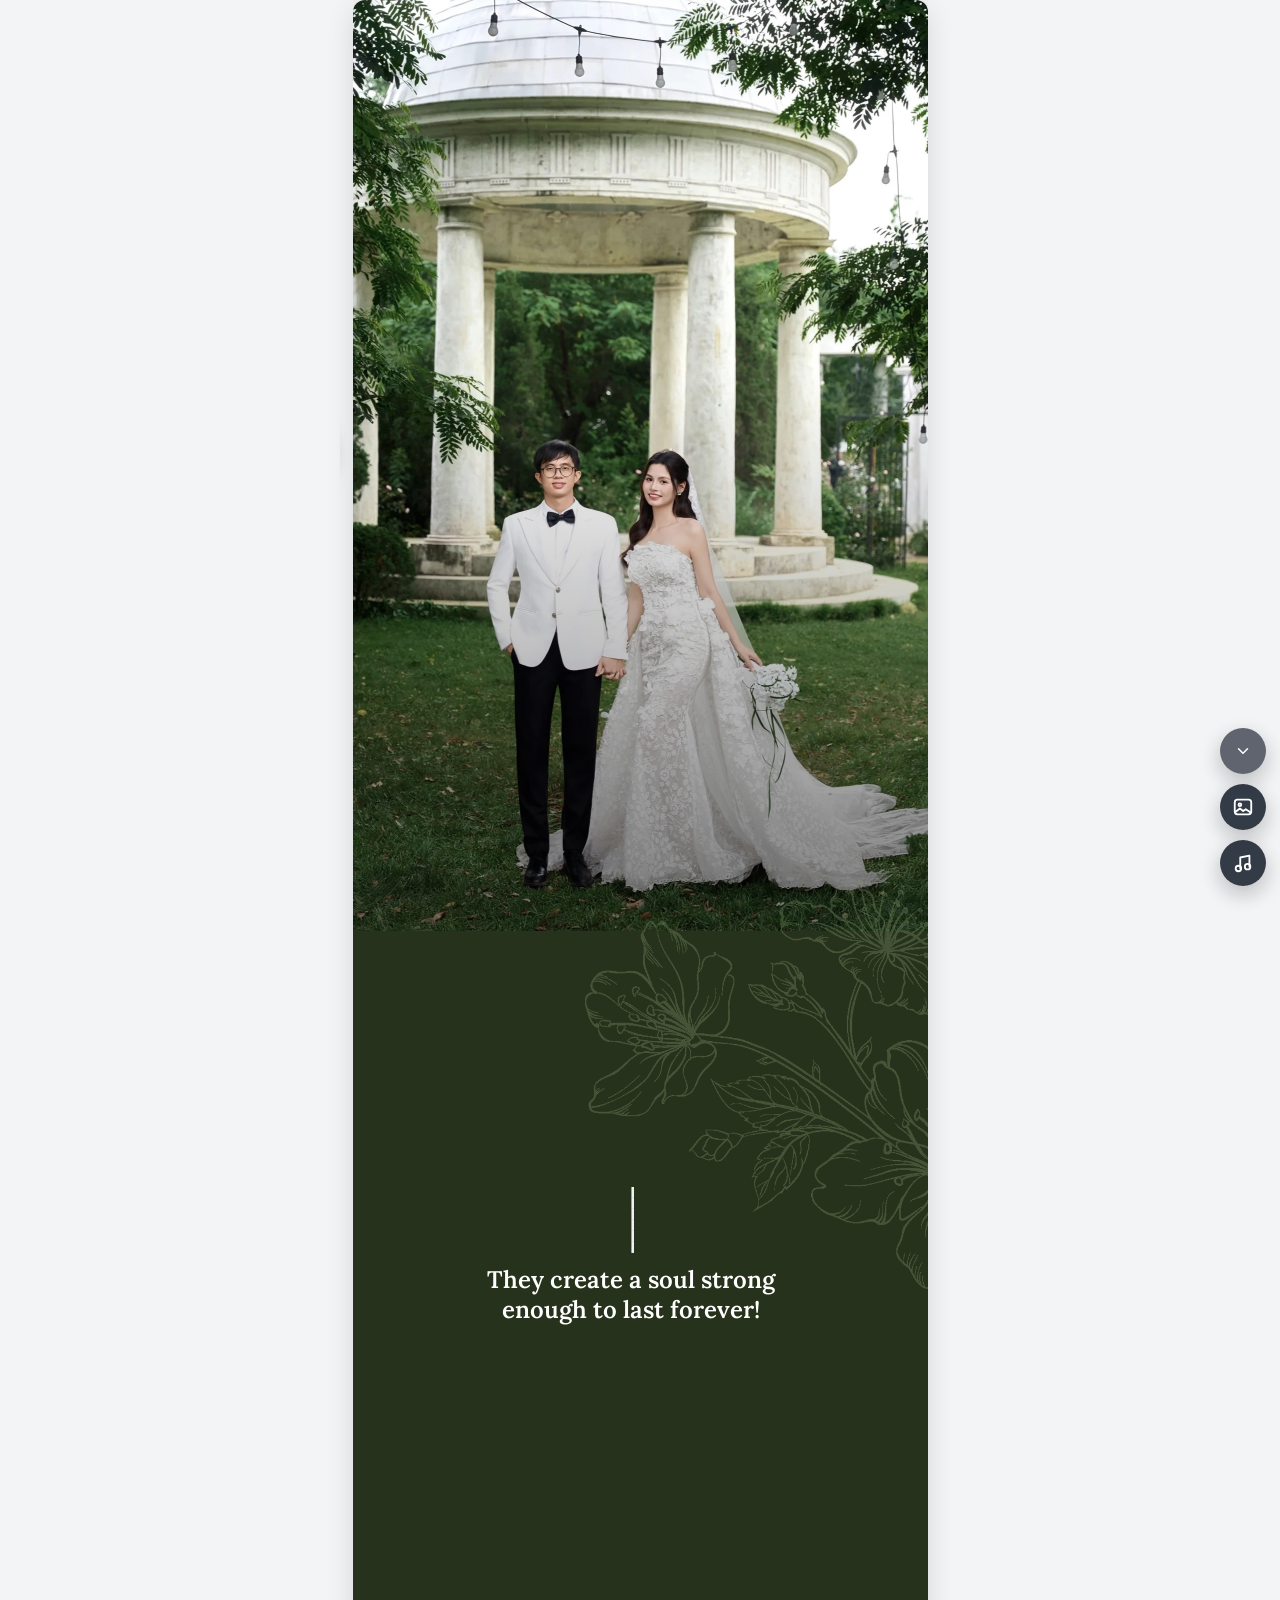
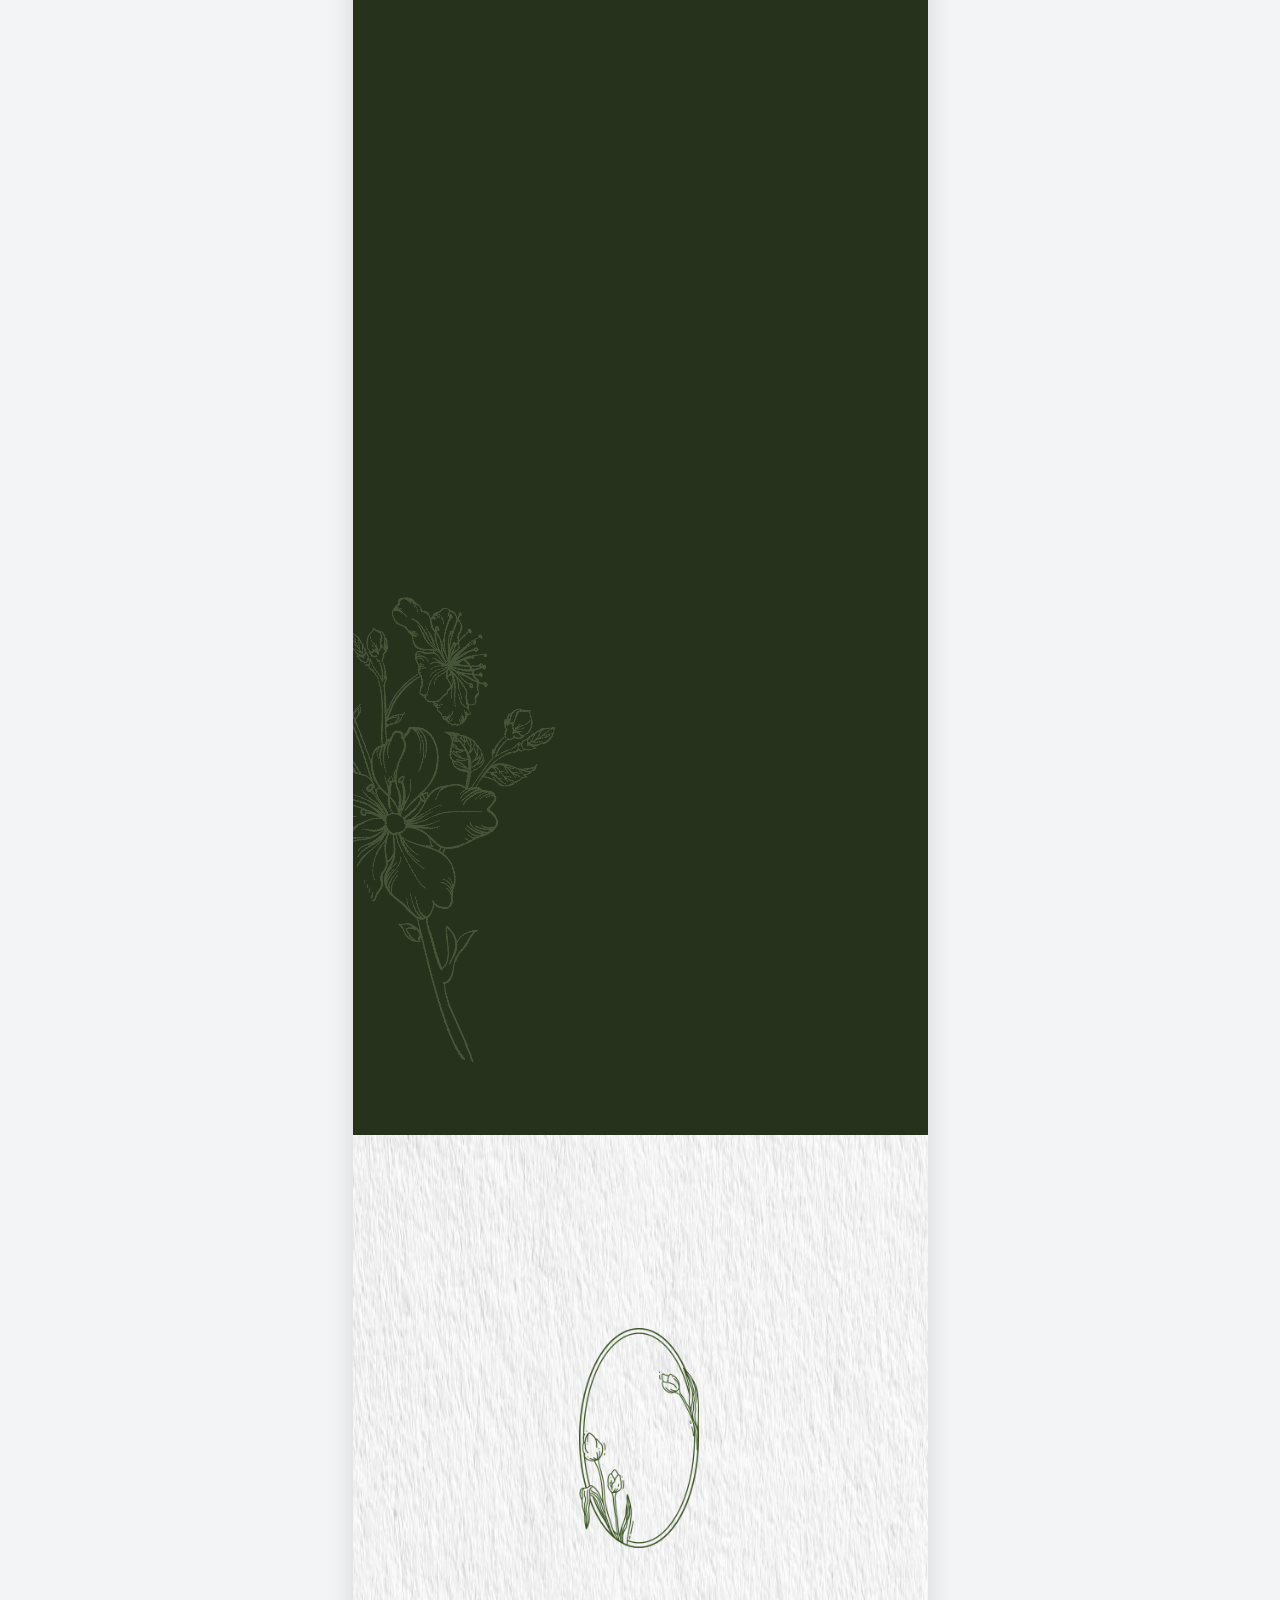
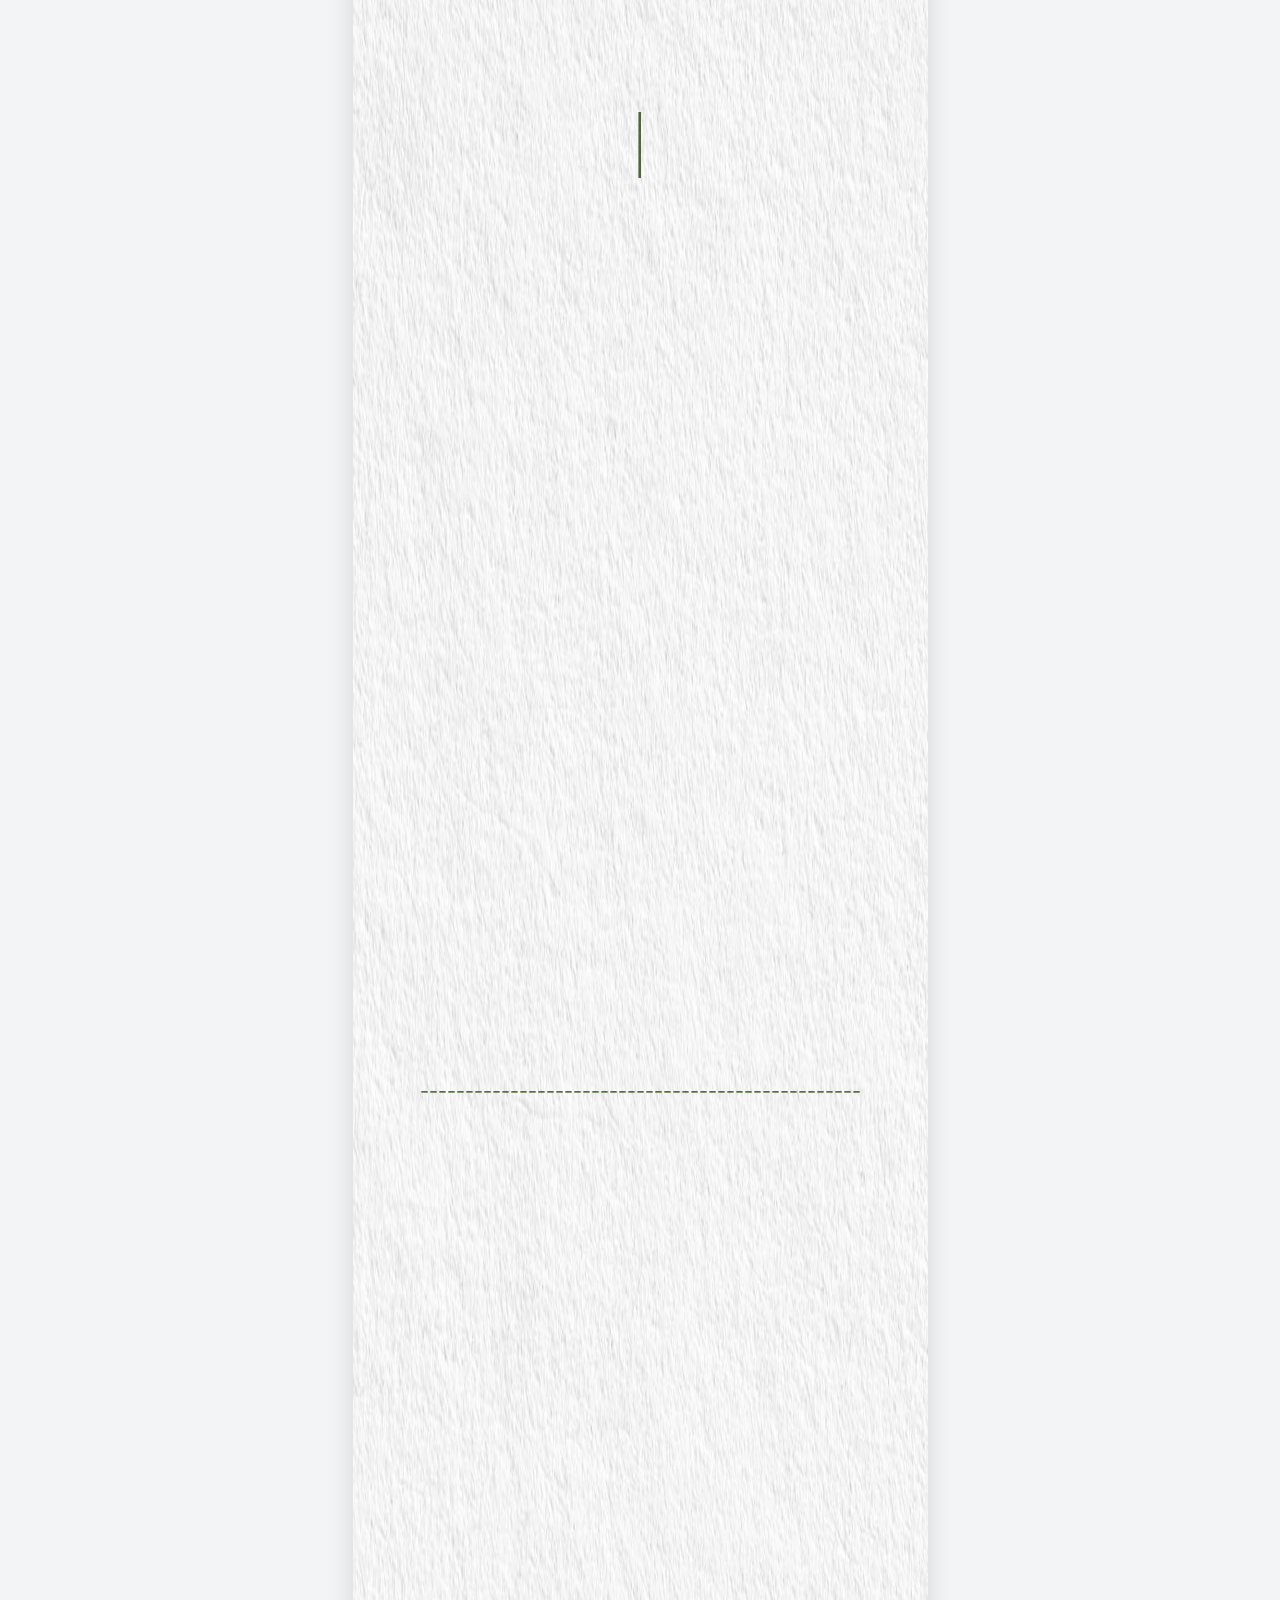
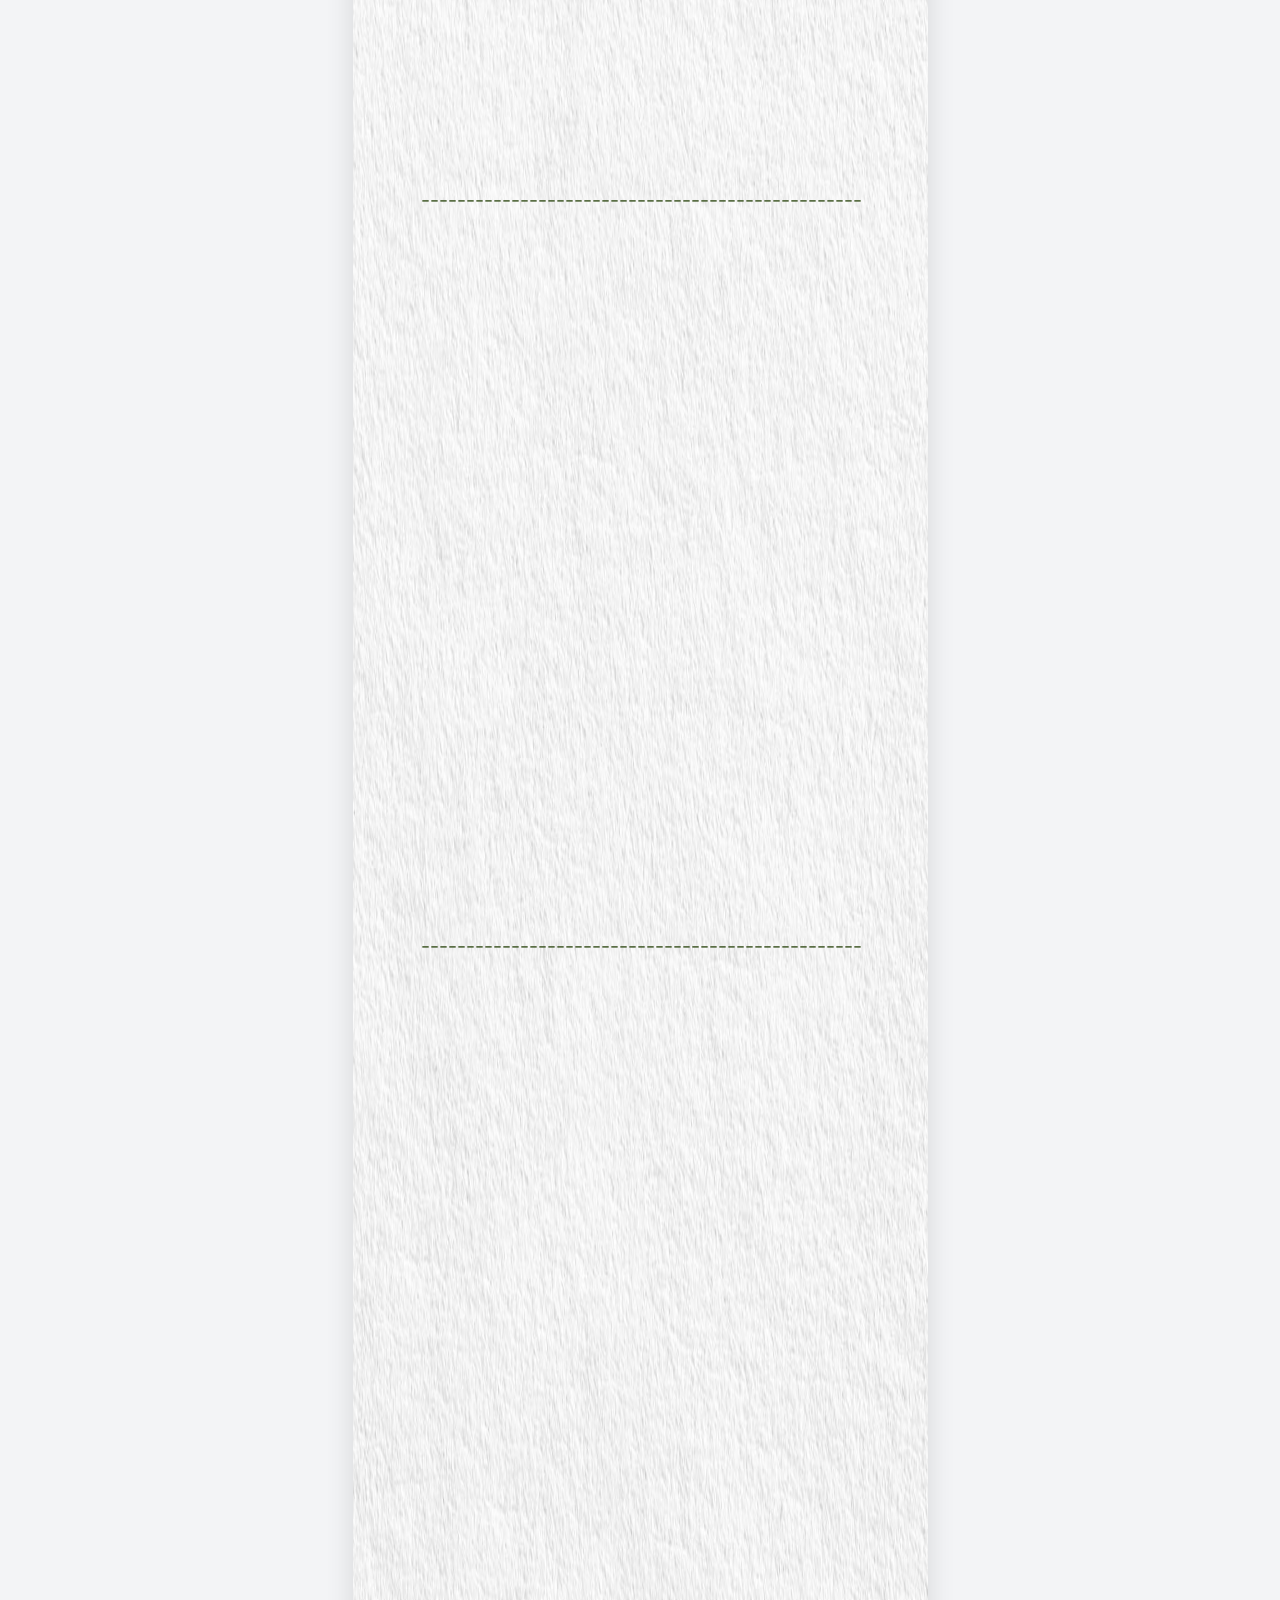
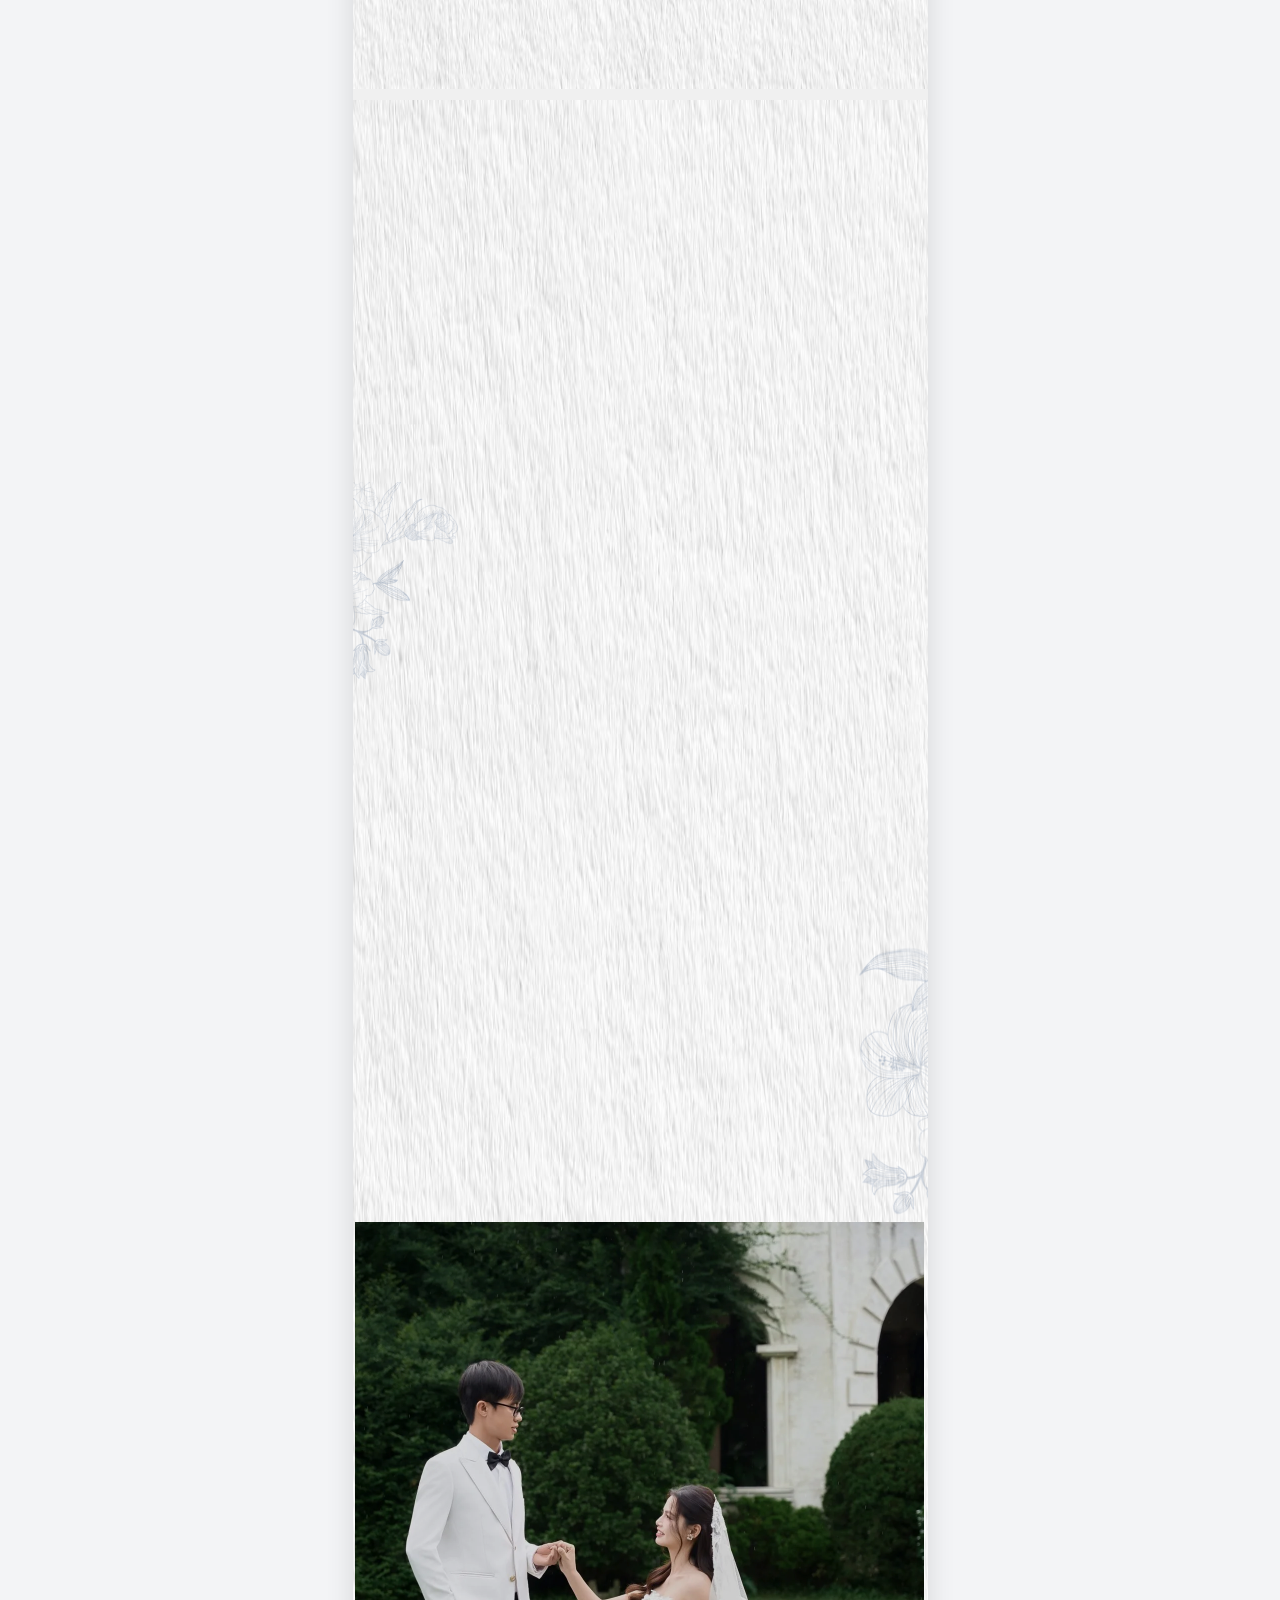
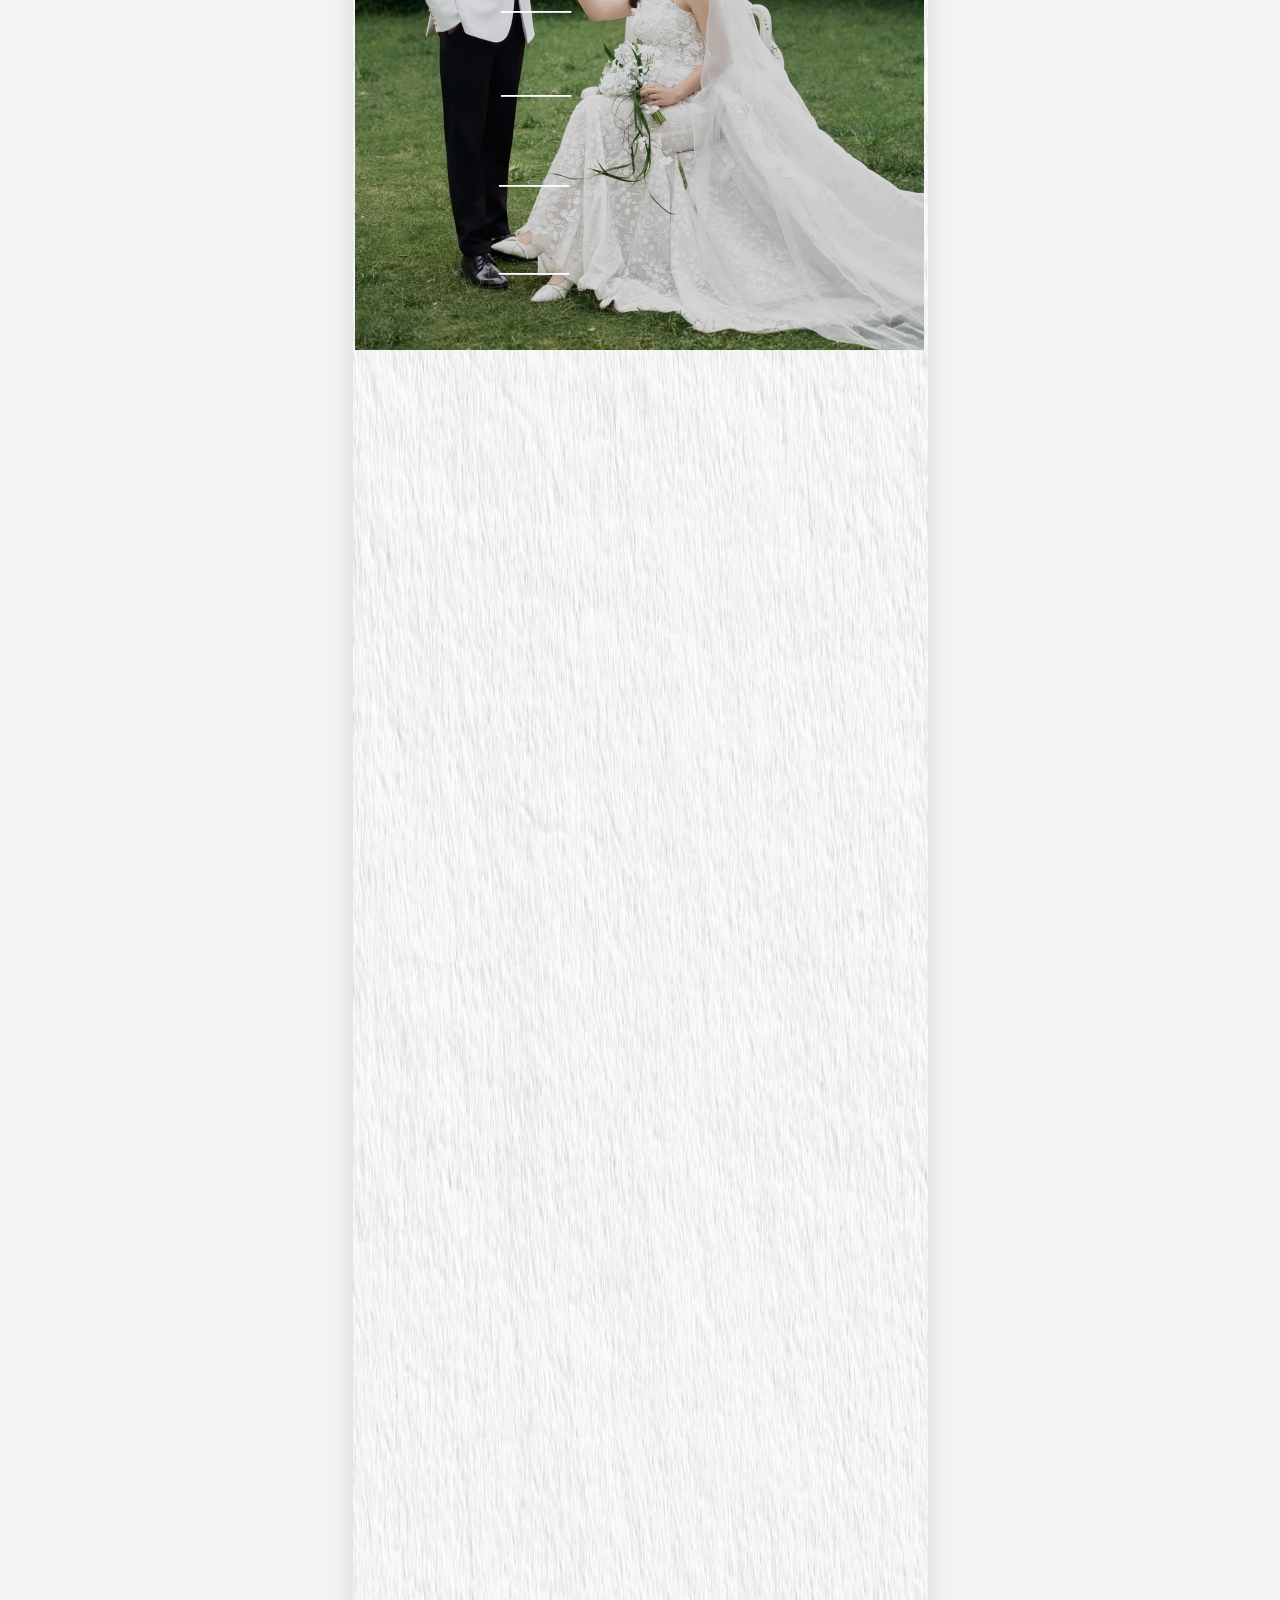
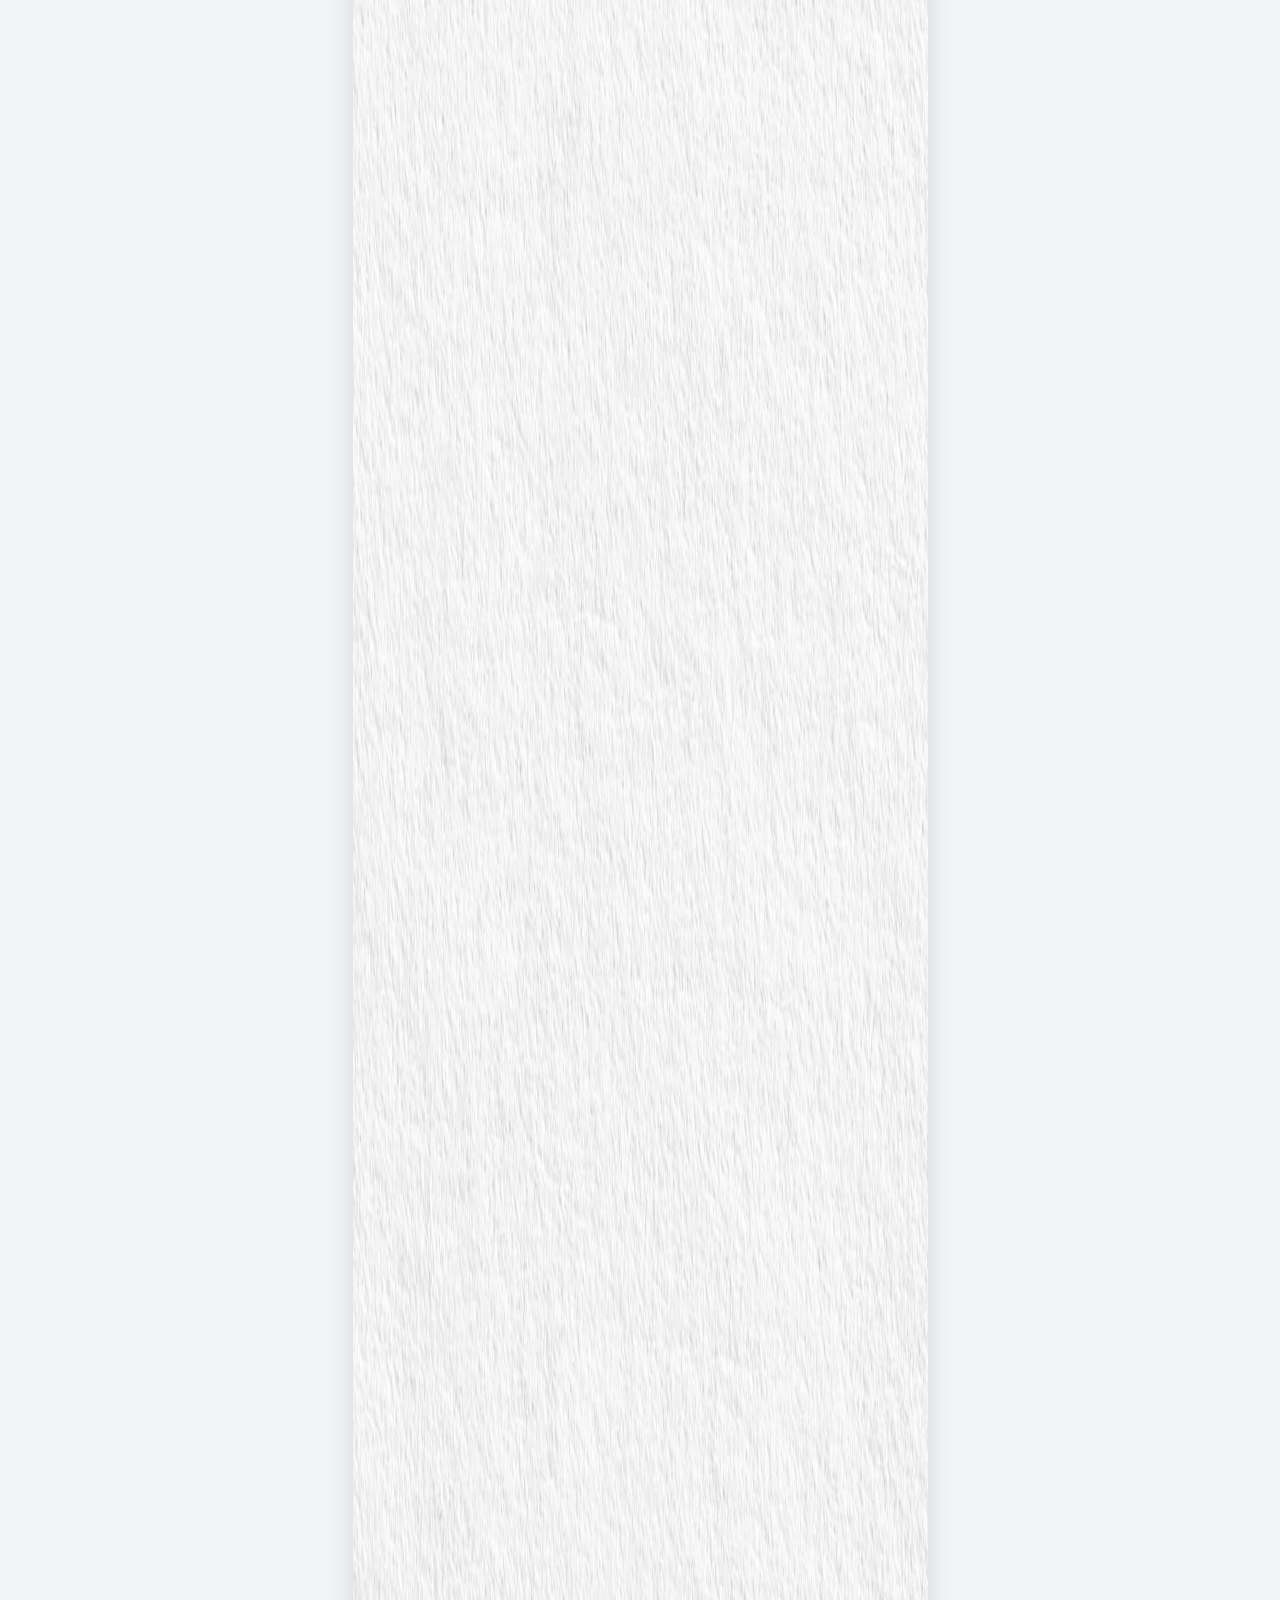
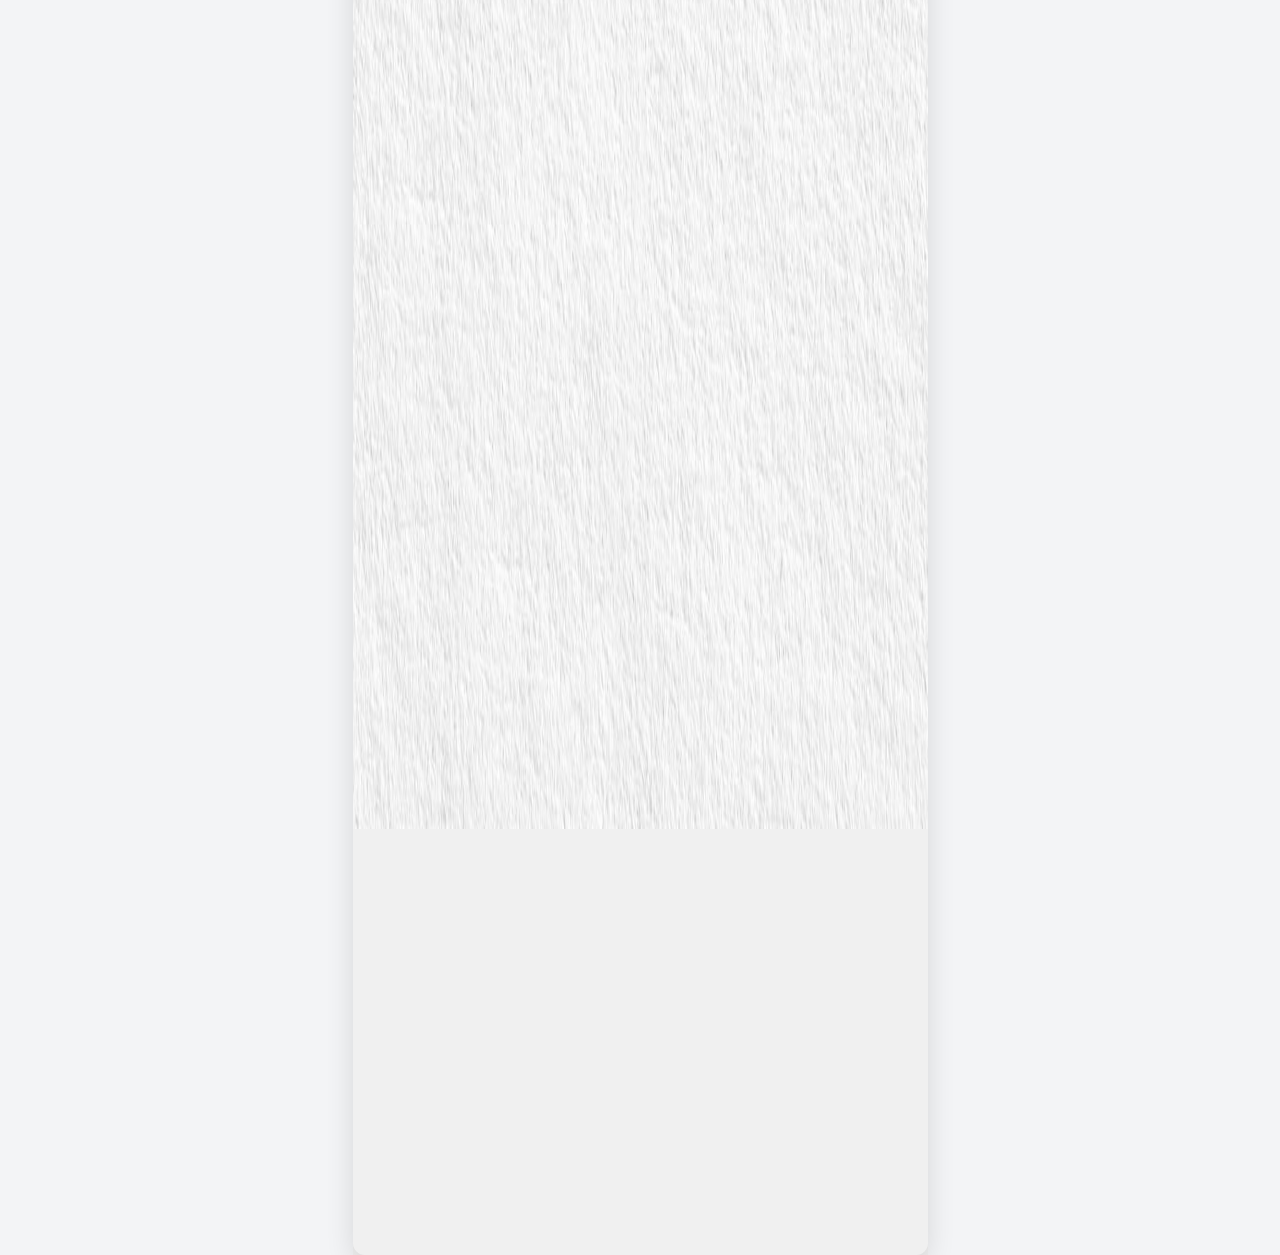
<file: index.html>
<html lang="vi">
  <head>
    <meta charset="utf-8" />
    <link rel="stylesheet" href="asset/css/01-boot-loading.css" />
    <script src="asset/js/00-config.js"></script>
    <script src="asset/js/01-boot-loading.js"></script>
    <title>Thiệp cưới - Mạnh Lâm &amp; Nguyễn Thảo</title>
    <link rel="icon" sizes="32x32" href="asset/images/favicon-32.png" />
    <link rel="icon" sizes="64x64" href="asset/images/favicon-64.png" />
    <link rel="apple-touch-icon" href="asset/images/apple-touch-icon.png" />
    <link rel="preconnect" href="https://fonts.googleapis.com" />
    <link rel="preconnect" href="https://fonts.gstatic.com" crossorigin />
    <link
      href="https://fonts.googleapis.com/css2?family=Inter:wght@400;500;600;700;800&display=swap"
      rel="stylesheet"
    />
    <link
      rel="stylesheet"
      href="asset/css/02-fonts.css"
      id="ton-local-font-faces"
    />
    <link rel="canonical" href="https://manhthao-wedding-ashen.vercel.app/" />
    <meta property="og:type" content="website" />
    <meta property="og:site_name" content="Thiệp cưới Mạnh Lâm &amp; Nguyễn Thảo" />
    <meta property="og:locale" content="vi_VN" />
    <meta property="og:url" content="https://manhthao-wedding-ashen.vercel.app/" />
    <meta property="og:title" content="Thiệp cưới - Mạnh Lâm &amp; Nguyễn Thảo" />
    <meta
      property="og:description"
      content="Trân trọng kính mời Quý khách tới tham dự lễ cưới của: Mạnh Lâm &amp; Nguyễn Thảo. Sự hiện diện của bạn là niềm vinh hạnh của gia đình chúng tôi!"
    />
    <meta
      property="og:image"
      content="https://manhthao-wedding-ashen.vercel.app/asset/images/share.jpg"
    />
    <meta property="og:image:type" content="image/jpeg" />
    <meta property="og:image:width" content="1200" />
    <meta property="og:image:height" content="630" />
    <meta
      property="og:image:alt"
      content="Ảnh cưới Mạnh Lâm &amp; Nguyễn Thảo"
    />
    <meta name="twitter:card" content="summary_large_image" />
    <meta name="twitter:title" content="Thiệp cưới - Mạnh Lâm &amp; Nguyễn Thảo" />
    <meta
      name="twitter:description"
      content="Trân trọng kính mời Quý khách tới tham dự lễ cưới của: Mạnh Lâm &amp; Nguyễn Thảo. Sự hiện diện của bạn là niềm vinh hạnh của gia đình chúng tôi!"
    />
    <meta
      name="twitter:image"
      content="https://manhthao-wedding-ashen.vercel.app/asset/images/share.jpg"
    />
    <script src="asset/js/02-stage-scale.js"></script>
    <link rel="stylesheet" href="asset/css/03-main.css" />

    <meta
      name="viewport"
      content="width=device-width, initial-scale=1, viewport-fit=cover"
    />
    <link rel="stylesheet" href="asset/css/04-text-size-adjust.css" />
    <link rel="stylesheet" href="asset/css/05-fireflies.css" />

    <script src="asset/js/03-bg-music.js"></script>
  </head>
  <body>
    <div class="ton-wrap">
      <div class="ton-stage">
        <div class="ton-canvas-wrap">
          <div class="ton-canvas" data-invitation-id="6a01aebc8a5edb6e3ab889f3">
            <div
              data-node-id="element_image_az87tzsrjz9"
              style="
                position: absolute;
                left: 0.004206730769228839px;
                top: -2.1251502403846234px;
                width: 590.3605769230769px;
                height: 934.9604366987178px;
                z-index: 0;
                opacity: 1;
                --ton-node-rotate: 0deg;
                transform: rotate(var(--ton-node-rotate, 0deg));
                overflow: hidden;
                border-radius: 0px;
              "
            >
              <div style="position: relative; width: 100%; height: 100%">
                <img
                  src="asset/images/hero.webp"
                  alt=""
                  style="
                    width: 100%;
                    height: 100%;
                    object-fit: cover;
                    object-position: 50% 50%;
                    display: block;
                    transform: scale(1, 1);
                    transform-origin: center;
                    border-radius: 0px;
                  "
                />
                <div
                  aria-hidden="true"
                  style="
                    position: absolute;
                    inset: 0;
                    background: linear-gradient(
                      to top,
                      rgba(0, 0, 0, 0.5) 0%,
                      rgba(0, 0, 0, 0) 60%
                    );
                    opacity: 1;
                    mix-blend-mode: normal;
                    pointer-events: none;
                    border-radius: 0px;
                  "
                ></div>
              </div>
            </div>
            <div
              data-node-id="element_shape_0rrpugmt6yv"
              style="
                position: absolute;
                left: 0.13892227564100734px;
                top: 931.0417668269231px;
                width: 576.8103966346154px;
                height: 1822.6985677083333px;
                z-index: 0;
                opacity: 1;
                --ton-node-rotate: 0deg;
                transform: rotate(var(--ton-node-rotate, 0deg));
              "
            >
              <svg
                viewBox="0 0 100 100"
                preserveAspectRatio="none"
                width="100%"
                height="100%"
                style="display: block; overflow: visible"
              >
                <rect
                  x="0"
                  y="0"
                  width="100"
                  height="100"
                  rx="0"
                  ry="0"
                  fill="#27321c"
                  stroke="none"
                  stroke-width="0"
                />
              </svg>
            </div>
            <div
              data-node-id="element_image_6vlk63lyqdr"
              style="
                position: absolute;
                left: 209.62459935897434px;
                top: 880.4445112179486px;
                width: 393.5752203525641px;
                height: 408.6661157852564px;
                z-index: 0;
                opacity: 1;
                --ton-node-rotate: 0deg;
                transform: rotate(var(--ton-node-rotate, 0deg));
                overflow: hidden;
                border-radius: 0px;
              "
            >
              <div style="position: relative; width: 100%; height: 100%">
                <img
                  src="asset/images/decor-flower1.png"
                  alt=""
                  style="
                    width: 100%;
                    height: 100%;
                    object-fit: contain;
                    object-position: 50% 50%;
                    display: block;
                    transform: scale(1, 1);
                    transform-origin: center;
                    border-radius: 0px;
                  "
                />
              </div>
            </div>
            <div
              data-node-id="element_text_5drkesyzj2q"
              data-node-type="element_text"
              data-manual-sized="1"
              data-anim-preset="bounceIn"
              data-anim-duration="3000"
              data-anim-delay="0"
              data-anim-easing="cubic-bezier(0.2,0.8,0.2,1)"
              data-anim-loop="0"
              data-anim-distance="150"
              style="position:absolute;left:5.321714743589737px;top:1074.1387720352564px;width:562.5170272435897px;height:94px;z-index:0;opacity:1;--ton-node-rotate:0deg;transform:rotate(var(--ton-node-rotate,0deg));opacity:0;display:block;text-align:center;font-family:Lora, Georgia, &#39;Times New Roman&#39;, serif;font-size:36px;font-weight:700;color:#ffffff;white-space:pre-wrap;padding-top:5px;padding-bottom:5px;--ton-anim-distance:150px;"
            >WHEN TWO HEARTS<br />BEAT AS ONE</div>
            <div
              data-node-id="element_text_n89e4g42wdj"
              data-node-type="element_text"
              style="position:absolute;left:121.21691268529648px;top:1264.8943277994792px;width:314.37550080128204px;height:94px;z-index:0;opacity:1;--ton-node-rotate:0deg;transform:rotate(var(--ton-node-rotate,0deg));display:block;text-align:center;font-family:Lora, Georgia, &#39;Times New Roman&#39;, serif;font-size:24px;font-weight:700;color:#ffffff;white-space:pre-wrap;"
            >They create a soul strong<br />enough to last forever!<br />            </div>
            <div
              data-node-id="element_text_amnseov51iu"
              data-node-type="element_text"
              style="
                position: absolute;
                left: 252.07527043269232px;
                top: 1207.6632111378208px;
                width: 72px;
                height: 30px;
                z-index: 0;
                opacity: 1;
                --ton-node-rotate: 90deg;
                transform: rotate(var(--ton-node-rotate, 0deg));
                display: block;
                text-align: left;
                font-size: 23px;
                font-weight: 700;
                color: #f0f1f5;
                white-space: pre-wrap;
              "
            >______</div>
            <div
              data-node-id="element_text_1sgz63palk1"
              data-node-type="element_text"
              data-manual-sized="1"
              data-anim-preset="bounceInUp"
              data-anim-duration="600"
              data-anim-delay="0"
              data-anim-easing="cubic-bezier(0.2,0.8,0.2,1)"
              data-anim-loop="0"
              style="position:absolute;left:43.149005074786295px;top:676.3685229700857px;width:489.39145966880346px;height:156px;z-index:0;opacity:1;--ton-node-rotate:0deg;transform:rotate(var(--ton-node-rotate,0deg));opacity:0;display:block;text-align:center;font-family:&#39;High Spirited&#39;, &#39;Brush Script MT&#39;, cursive;font-size:120px;font-weight:400;color:#fafafa;white-space:pre-wrap;padding-top:5px;padding-bottom:5px;"
            >Save the date</div>
            <div
              data-node-id="element_text_ggpeazqfzho"
              data-node-type="element_text"
              data-manual-sized="1"
              data-anim-preset="fadeIn"
              data-anim-duration="1000"
              data-anim-delay="0"
              data-anim-easing="cubic-bezier(0.2,0.8,0.2,1)"
              data-anim-loop="0"
              style="position:absolute;left:302.2838541666667px;top:813.1996360844018px;width:271.9409388354701px;height:44px;z-index:0;opacity:1;--ton-node-rotate:0deg;transform:rotate(var(--ton-node-rotate,0deg));opacity:0;display:block;text-align:left;font-family:Lora, Georgia, &#39;Times New Roman&#39;, serif;font-size:34px;font-weight:700;text-transform:uppercase;color:#ffffff;white-space:pre-wrap;padding-top:5px;padding-bottom:5px;"
            >Nguyễn Thảo</div>
            <div
              data-node-id="element_image_cp2ifiqq6p5"
              data-anim-preset="rotateInDownLeft"
              data-anim-duration="800"
              data-anim-delay="0"
              data-anim-easing="cubic-bezier(0.2,0.8,0.2,1)"
              data-anim-loop="0"
              style="
                position: absolute;
                left: 58.41992187499999px;
                top: 1446.0180789262822px;
                width: 451.972405849359px;
                height: 572.089593349359px;
                z-index: 0;
                opacity: 1;
                --ton-node-rotate: 0deg;
                transform: rotate(var(--ton-node-rotate, 0deg));
                opacity: 0;
                overflow: hidden;
                border-radius: 20px;
              "
            >
              <div style="position: relative; width: 100%; height: 100%">
                <img
                  src="asset/images/groom.webp"
                  alt=""
                  style="
                    width: 100%;
                    height: 100%;
                    object-fit: cover;
                    object-position: 50% 50%;
                    display: block;
                    transform: scale(1, 1);
                    transform-origin: center;
                    border-radius: 20px;
                  "
                />
                <div
                  aria-hidden="true"
                  style="
                    position: absolute;
                    inset: 0;
                    background: linear-gradient(
                      to top,
                      rgba(0, 0, 0, 0.5) 0%,
                      rgba(0, 0, 0, 0) 60%
                    );
                    opacity: 1;
                    mix-blend-mode: normal;
                    pointer-events: none;
                    border-radius: 20px;
                  "
                ></div>
              </div>
            </div>
            <div
              data-node-id="element_text_8v6aahyrjca"
              data-node-type="element_text"
              data-manual-sized="1"
              data-anim-preset="fadeInDown"
              data-anim-duration="3000"
              data-anim-delay="0"
              data-anim-easing="cubic-bezier(0.2, 0.8, 0.2, 1)"
              data-anim-loop="0"
              style="position:absolute;left:183.52423878205127px;top:1865.9941907051284px;width:205.07001201923077px;height:86px;z-index:0;opacity:1;--ton-node-rotate:0deg;transform:rotate(var(--ton-node-rotate,0deg));opacity:0;display:block;text-align:center;font-family:&#39;Arcittya-Begatri&#39;, &#39;Brush Script MT&#39;, cursive;font-size:66px;font-weight:400;color:#ffffff;white-space:pre-wrap;padding-top:5px;padding-bottom:5px;"
            >Chú rể</div>
            <div
              data-node-id="element_text_tmrq54dtaxd"
              data-node-type="element_text"
              data-manual-sized="1"
              data-anim-preset="fadeInDown"
              data-anim-duration="3000"
              data-anim-delay="0"
              data-anim-easing="cubic-bezier(0.2,0.8,0.2,1)"
              data-anim-loop="0"
              style="position:absolute;left:157.77569110576923px;top:1951.4820713141028px;width:256.16060697115387px;height:44px;z-index:0;opacity:1;--ton-node-rotate:0deg;transform:rotate(var(--ton-node-rotate,0deg));opacity:0;display:block;text-align:center;font-family:Lora, Georgia, &#39;Times New Roman&#39;, serif;font-size:34px;font-weight:700;text-transform:uppercase;color:#ffffff;white-space:pre-wrap;padding-top:5px;padding-bottom:5px;"
            >Mạnh Lâm</div>
            <div
              data-node-id="element_image_two7cqg1bdk"
              style="
                position: absolute;
                left: -9.085593981620596px;
                top: 2734.8544488890557px;
                width: 590.0731002938033px;
                height: 3754.655135px;
                z-index: 0;
                opacity: 1;
                --ton-node-rotate: 0deg;
                transform: rotate(var(--ton-node-rotate, 0deg));
                overflow: hidden;
                border-radius: 0px;
              "
            >
              <div style="position: relative; width: 100%; height: 100%">
                <img
                  src="asset/images/background.jpg"
                  alt=""
                  style="
                    width: 100%;
                    height: 100%;
                    object-fit: fill;
                    object-position: 50% 50%;
                    display: block;
                    transform: scale(1, 1);
                    transform-origin: center;
                    border-radius: 0px;
                  "
                />
              </div>
            </div>
            <div
              data-node-id="element_text_4k184no8ujs"
              data-node-type="element_text"
              data-manual-sized="1"
              data-anim-preset="fadeInLeft"
              data-anim-duration="2000"
              data-anim-delay="0"
              data-anim-easing="cubic-bezier(0.2, 0.8, 0.2, 1)"
              data-anim-loop="0"
              data-anim-distance="200"
              style="position:absolute;left:87.03921274038461px;top:2770.730268429488px;width:108.38837139423077px;height:31px;z-index:0;opacity:1;--ton-node-rotate:0deg;transform:rotate(var(--ton-node-rotate,0deg));opacity:0;display:block;text-align:left;font-family:Lora, Georgia, &#39;Times New Roman&#39;, serif;font-size:24px;font-weight:700;color:#4e6437;white-space:pre-wrap;padding-top:5px;padding-bottom:5px;--ton-anim-distance:200px;"
            >Nhà trai</div>
            <div
              data-node-id="element_text_2prpu9qb88k"
              data-node-type="element_text"
              data-manual-sized="1"
              data-anim-preset="fadeInRight"
              data-anim-duration="2000"
              data-anim-delay="0"
              data-anim-easing="cubic-bezier(0.2, 0.8, 0.2, 1)"
              data-anim-loop="0"
              data-anim-distance="200"
              style="position:absolute;left:385.4998998397436px;top:2769.7578625801293px;width:103.92342748397435px;height:31px;z-index:0;opacity:1;--ton-node-rotate:0deg;transform:rotate(var(--ton-node-rotate,0deg));opacity:0;display:block;text-align:left;font-family:Lora, Georgia, &#39;Times New Roman&#39;, serif;font-size:24px;font-weight:700;color:#4e6437;white-space:pre-wrap;padding-top:5px;padding-bottom:5px;--ton-anim-distance:200px;"
            >Nhà gái</div>
            <div
              data-node-id="element_text_8c5rqgjebyq"
              data-node-type="element_text"
              data-manual-sized="1"
              data-anim-preset="fadeInLeft"
              data-anim-duration="2000"
              data-anim-delay="0"
              data-anim-easing="cubic-bezier(0.2, 0.8, 0.2, 1)"
              data-anim-loop="0"
              data-anim-distance="200"
              style="position:absolute;left:33.21642962072649px;top:2822.2323717948725px;width:50.37022569444446px;height:28px;z-index:0;opacity:1;--ton-node-rotate:0deg;transform:rotate(var(--ton-node-rotate,0deg));opacity:0;display:block;text-align:left;font-family:Lora, Georgia, &#39;Times New Roman&#39;, serif;font-size:20px;font-weight:400;color:#4e6437;line-height:1.4;white-space:pre-wrap;padding-top:5px;padding-bottom:5px;--ton-anim-distance:200px;"
            >Ông: </div>
            <div
              data-node-id="element_image_vvk038qm6xo"
              style="
                position: absolute;
                left: 166.34410056089743px;
                top: 2927.7443409455127px;
                width: 240px;
                height: 220px;
                z-index: 0;
                opacity: 1;
                --ton-node-rotate: 0deg;
                transform: rotate(var(--ton-node-rotate, 0deg));
                overflow: hidden;
                border-radius: 0px;
              "
            >
              <div style="position: relative; width: 100%; height: 100%">
                <img
                  src="asset/images/signature-bg.png"
                  alt=""
                  style="
                    width: 100%;
                    height: 100%;
                    object-fit: contain;
                    object-position: 50% 50%;
                    display: block;
                    transform: scale(1, 1);
                    transform-origin: center;
                    border-radius: 0px;
                  "
                />
              </div>
            </div>
            <div
              data-node-id="element_text_6x5glevmotj"
              data-node-type="element_text"
              data-anim-preset="fadeIn"
              data-anim-duration="3000"
              data-anim-delay="0"
              data-anim-easing="cubic-bezier(0.2, 0.8, 0.2, 1)"
              data-anim-loop="0"
              style="position:absolute;left:283.8085436698718px;top:2999.163862179487px;width:49px;height:98px;z-index:0;opacity:1;--ton-node-rotate:0deg;transform:rotate(var(--ton-node-rotate,0deg));opacity:0;display:block;text-align:left;font-family:&#39;Dancing Script&#39;, &#39;Brush Script MT&#39;, cursive;font-size:75.26px;font-weight:400;color:#4e6437;white-space:pre-wrap;"
            >T</div>
            <div
              data-node-id="element_text_vvx0wqioeir"
              data-node-type="element_text"
              data-anim-preset="fadeIn"
              data-anim-duration="3000"
              data-anim-delay="0"
              data-anim-easing="cubic-bezier(0.2, 0.8, 0.2, 1)"
              data-anim-loop="0"
              style="position:absolute;left:259.66105769230774px;top:2973.409555288461px;width:54px;height:97px;z-index:0;opacity:1;--ton-node-rotate:0deg;transform:rotate(var(--ton-node-rotate,0deg));opacity:0;display:block;text-align:left;font-family:&#39;Dancing Script&#39;, &#39;Brush Script MT&#39;, cursive;font-size:74.26px;font-weight:400;color:#4e6437;white-space:pre-wrap;"
            >L</div>
            <div
              data-node-id="element_image_9wxjwif9ijp"
              style="
                position: absolute;
                left: -130.53190104166669px;
                top: 2106.5194310897436px;
                width: 450.9830729166667px;
                height: 541.0301482371794px;
                z-index: 0;
                opacity: 1;
                --ton-node-rotate: -23.875603926051866deg;
                transform: rotate(var(--ton-node-rotate, 0deg));
                overflow: hidden;
                border-radius: 0px;
              "
            >
              <div style="position: relative; width: 100%; height: 100%">
                <img
                  src="asset/images/decor-flower02.png"
                  alt=""
                  style="
                    width: 100%;
                    height: 100%;
                    object-fit: contain;
                    object-position: 50% 50%;
                    display: block;
                    transform: scale(1, 1);
                    transform-origin: center;
                    border-radius: 0px;
                  "
                />
              </div>
            </div>
            <div
              data-node-id="element_image_uowcu8ia0qk"
              data-anim-preset="rotateInDownRight"
              data-anim-duration="800"
              data-anim-delay="0"
              data-anim-easing="cubic-bezier(0.2,0.8,0.2,1)"
              data-anim-loop="0"
              style="
                position: absolute;
                left: 60.82907652243589px;
                top: 2077.2989282852564px;
                width: 456.5509815705128px;
                height: 593.4217247596155px;
                z-index: 0;
                opacity: 1;
                --ton-node-rotate: 0deg;
                transform: rotate(var(--ton-node-rotate, 0deg));
                opacity: 0;
                overflow: hidden;
                border-radius: 20px;
              "
            >
              <div style="position: relative; width: 100%; height: 100%">
                <img
                  src="asset/images/bride.webp"
                  alt=""
                  style="
                    width: 100%;
                    height: 100%;
                    object-fit: cover;
                    object-position: 50% 50%;
                    display: block;
                    transform: scale(1, 1);
                    transform-origin: center;
                    border-radius: 20px;
                  "
                />
                <div
                  aria-hidden="true"
                  style="
                    position: absolute;
                    inset: 0;
                    background: linear-gradient(
                      to top,
                      rgba(0, 0, 0, 0.5) 0%,
                      rgba(0, 0, 0, 0) 60%
                    );
                    opacity: 1;
                    mix-blend-mode: normal;
                    pointer-events: none;
                    border-radius: 20px;
                  "
                ></div>
              </div>
            </div>
            <div
              data-node-id="element_text_a8sem1kayyv"
              data-node-type="element_text"
              data-manual-sized="1"
              data-anim-preset="fadeInDown"
              data-anim-duration="3000"
              data-anim-delay="0"
              data-anim-easing="cubic-bezier(0.2,0.8,0.2,1)"
              data-anim-loop="0"
              style="position:absolute;left:159.37279647435898px;top:2599.752604166667px;width:254.49444110576923px;height:44px;z-index:0;opacity:1;--ton-node-rotate:0deg;transform:rotate(var(--ton-node-rotate,0deg));opacity:0;display:block;text-align:center;font-family:Lora, Georgia, &#39;Times New Roman&#39;, serif;font-size:34px;font-weight:700;text-transform:uppercase;color:#ffffff;white-space:pre-wrap;padding-top:5px;padding-bottom:5px;"
            >Nguyễn Thảo</div>
            <div
              data-node-id="element_text_tirdakhayyv"
              data-node-type="element_text"
              data-manual-sized="1"
              data-anim-preset="fadeInDown"
              data-anim-duration="3000"
              data-anim-delay="0"
              data-anim-easing="cubic-bezier(0.2, 0.8, 0.2, 1)"
              data-anim-loop="0"
              style="position:absolute;left:177.82441907051282px;top:2507.5264423076924px;width:216.81926081730768px;height:86px;z-index:0;opacity:1;--ton-node-rotate:0deg;transform:rotate(var(--ton-node-rotate,0deg));opacity:0;display:block;text-align:center;font-family:&#39;Arcittya-Begatri&#39;, &#39;Brush Script MT&#39;, cursive;font-size:66px;font-weight:400;color:#ffffff;white-space:pre-wrap;padding-top:5px;padding-bottom:5px;"
            >Cô dâu</div>
            <div
              data-node-id="element_text_9ifew76biqh"
              data-node-type="element_text"
              data-manual-sized="1"
              data-anim-preset="fadeInDown"
              data-anim-duration="3000"
              data-anim-delay="0"
              data-anim-easing="cubic-bezier(0.2, 0.8, 0.2, 1)"
              data-anim-loop="0"
              style="position:absolute;left:23.581600743481253px;top:3197.300731169873px;width:524.4405065031134px;height:77px;z-index:0;opacity:1;--ton-node-rotate:0deg;transform:rotate(var(--ton-node-rotate,0deg));opacity:0;display:block;text-align:center;font-family:Lora, Georgia, &#39;Times New Roman&#39;, serif;font-size:24px;font-weight:400;color:#4e6437;line-height:1.6;white-space:pre-wrap;padding-top:5px;padding-bottom:5px;"
            >Trân trọng kính mời Quý Khách tới tham dự bữa tiệc chung vui cùng gia đình chúng tôi!</div>
            <div
              data-node-id="element_text_hqxd1zy02gz"
              data-node-type="element_text"
              style="
                position: absolute;
                left: 259.6034655448718px;
                top: 3332.7394831730776px;
                width: 72px;
                height: 30px;
                z-index: 0;
                opacity: 1;
                --ton-node-rotate: 90deg;
                transform: rotate(var(--ton-node-rotate, 0deg));
                display: block;
                text-align: left;
                font-size: 23px;
                font-weight: 700;
                color: #4e6437;
                white-space: pre-wrap;
              "
            >______</div>
            <div
              data-node-id="element_text_z0nfldx2nbp"
              data-node-type="element_text"
              data-manual-sized="1"
              data-anim-preset="fadeInDown"
              data-anim-duration="3000"
              data-anim-delay="0"
              data-anim-easing="cubic-bezier(0.2, 0.8, 0.2, 1)"
              data-anim-loop="0"
              style="position:absolute;left:194.29667467948715px;top:3436.6844951923076px;width:184.80378605769226px;height:124px;z-index:0;opacity:1;--ton-node-rotate:0deg;transform:rotate(var(--ton-node-rotate,0deg));opacity:0;display:block;text-align:center;font-family:Flavinda, &#39;Brush Script MT&#39;, cursive;font-size:95.47px;font-weight:400;color:#4e6437;white-space:pre-wrap;padding-top:5px;padding-bottom:5px;"
            >and</div>
            <div
              data-node-id="element_text_e3pbz0i593p"
              data-node-type="element_text"
              data-manual-sized="1"
              data-anim-preset="fadeInDown"
              data-anim-duration="2900"
              data-anim-delay="0"
              data-anim-easing="cubic-bezier(0.2,0.8,0.2,1)"
              data-anim-loop="0"
              style="position:absolute;left:3.655148237179475px;top:3419.1794370993593px;width:566.1273036858975px;height:46px;z-index:0;opacity:1;--ton-node-rotate:0deg;transform:rotate(var(--ton-node-rotate,0deg));opacity:0;display:block;text-align:center;font-family:Lora, Georgia, &#39;Times New Roman&#39;, serif;font-size:35px;font-weight:400;text-transform:uppercase;color:#4e6437;white-space:pre-wrap;padding-top:5px;padding-bottom:5px;"
            >Mạnh Lâm</div>
            <div
              data-node-id="element_text_4ffn52f5b4i"
              data-node-type="element_text"
              data-manual-sized="1"
              data-anim-preset="fadeInDown"
              data-anim-duration="3000"
              data-anim-delay="0"
              data-anim-easing="cubic-bezier(0.2,0.8,0.2,1)"
              data-anim-loop="0"
              style="position:absolute;left:3.356570512820497px;top:3557.171123798077px;width:564.3822616185897px;height:46px;z-index:0;opacity:1;--ton-node-rotate:0deg;transform:rotate(var(--ton-node-rotate,0deg));opacity:0;display:block;text-align:center;font-family:Lora, Georgia, &#39;Times New Roman&#39;, serif;font-size:35px;font-weight:400;text-transform:uppercase;color:#4e6437;white-space:pre-wrap;padding-top:5px;padding-bottom:5px;"
            >Nguyễn Thảo</div>
            <div
              data-node-id="element_shape_mx0egdwrbp5"
              data-anim-preset="fadeIn"
              data-anim-duration="3000"
              data-anim-delay="0"
              data-anim-easing="cubic-bezier(0.2, 0.8, 0.2, 1)"
              data-anim-loop="0"
              style="
                position: absolute;
                left: 143.380402px;
                top: 3668.851386px;
                width: 285.030040px;
                height: 46.715839px;
                z-index: 0;
                opacity: 1;
                --ton-node-rotate: 0deg;
                transform: rotate(var(--ton-node-rotate, 0deg));
                opacity: 0;
                border-radius: 50%;
              "
            >
              <svg
                viewBox="0 0 100 100"
                preserveAspectRatio="none"
                width="100%"
                height="100%"
                style="display: block; overflow: visible"
              >
                <rect
                  x="0"
                  y="0"
                  width="100"
                  height="100"
                  rx="8.1948974661165"
                  ry="50"
                  fill="#4e6437"
                  stroke="none"
                  stroke-width="0"
                />
              </svg>
            </div>
            <div
              data-node-id="element_text_fo8she9s3hy"
              data-node-type="element_text"
              data-manual-sized="1"
              data-anim-preset="fadeIn"
              data-anim-duration="1000"
              data-anim-delay="0"
              data-anim-easing="cubic-bezier(0.2,0.8,0.2,1)"
              data-anim-loop="0"
              style="position:absolute;left:179.092889px;top:3674.031496px;width:227.973257px;height:29px;z-index:0;opacity:1;--ton-node-rotate:0deg;transform:rotate(var(--ton-node-rotate,0deg));opacity:0;display:block;text-align:center;font-family:Lora, Georgia, &#39;Times New Roman&#39;, serif;font-size:22px;font-weight:700;text-transform:uppercase;color:#ffffff;white-space:pre-wrap;padding-top:5px;padding-bottom:5px;"
            ><span style="text-shadow: 0 2px 8px rgba(0, 0, 0, 0.25)"
                >TIỆC THÂN MẬT</span
              ></div>
            <div
              data-node-id="element_calendar_5zjnlsxup6d"
              data-anim-preset="fadeInDown"
              data-anim-duration="3000"
              data-anim-delay="0"
              data-anim-easing="cubic-bezier(0.2, 0.8, 0.2, 1)"
              data-anim-loop="0"
              style="position:absolute;left:94.15225376226965px;top:3771.631610968174px;width:385.97872611803894px;height:176.7463116768079px;z-index:0;opacity:1;--ton-node-rotate:0deg;transform:rotate(var(--ton-node-rotate,0deg));opacity:0;display:grid;grid-template-columns:1fr auto 1fr;align-items:center;gap:16px;color:#4e6437;font-family:Lora, Georgia, &#39;Times New Roman&#39;, serif;"
            >
              <div
                style="font-size:30px;font-weight:295;color:#4e6437;font-family:Lora, Georgia, &#39;Times New Roman&#39;, serif;text-align:right;white-space:pre;"
              >17:00</div>
              <div
                style="
                  display: grid;
                  grid-template-columns: 1px auto 1px;
                  align-items: center;
                  gap: 16px;
                "
              >
                <div
                  style="
                    width: 1px;
                    height: 80%;
                    background: #4e6437;
                    opacity: 0.7;
                  "
                ></div>
                <div
                  style="
                    display: flex;
                    flex-direction: column;
                    align-items: center;
                    line-height: 1;
                  "
                >
                  <div
                    style="font-size:60px;font-weight:295;color:#4e6437;font-family:Lora, Georgia, &#39;Times New Roman&#39;, serif;"
                  >
                    07
                  </div>
                  <div
                    style="font-size:60px;font-weight:299;color:#4e6437;font-family:Lora, Georgia, &#39;Times New Roman&#39;, serif;"
                  >
                    08
                  </div>
                  <div
                    style="font-size:60px;font-weight:300;color:#4e6437;font-family:Lora, Georgia, &#39;Times New Roman&#39;, serif;"
                  >
                    26
                  </div>
                </div>
                <div
                  style="
                    width: 1px;
                    height: 80%;
                    background: #4e6437;
                    opacity: 0.7;
                  "
                ></div>
              </div>
              <div
                style="font-size:27px;font-weight:300;color:#4e6437;font-family:Lora, Georgia, &#39;Times New Roman&#39;, serif;text-align:left;white-space:pre;text-transform:uppercase;"
              >Thứ 6</div>
            </div>
            <div
              data-node-id="element_text_dxprjxa0off"
              data-node-type="element_text"
              data-manual-sized="1"
              data-anim-preset="fadeInDown"
              data-anim-duration="3000"
              data-anim-delay="0"
              data-anim-easing="cubic-bezier(0.2, 0.8, 0.2, 1)"
              data-anim-loop="0"
              style="position:absolute;left:3.510987893129043px;top:3978.7729232005595px;width:567.4150140224359px;height:29px;z-index:0;opacity:1;--ton-node-rotate:0deg;transform:rotate(var(--ton-node-rotate,0deg));opacity:0;display:block;text-align:center;font-family:Lora, Georgia, &#39;Times New Roman&#39;, serif;font-size:22px;font-weight:400;font-style:italic;color:#4e6437;white-space:pre-wrap;padding-top:5px;padding-bottom:5px;"
            >(Tức ngày 25 tháng 06 năm Bính Ngọ)</div>
            <div
              data-node-id="element_text_06ac4q53k8i"
              data-node-type="element_text"
              data-manual-sized="1"
              data-anim-preset="fadeInDown"
              data-anim-duration="3000"
              data-anim-delay="0"
              data-anim-easing="cubic-bezier(0.2, 0.8, 0.2, 1)"
              data-anim-loop="0"
              style="position:absolute;left:187.28794430463745px;top:4040.8061196090844px;width:198.71719516851965px;height:29px;z-index:0;opacity:1;--ton-node-rotate:0deg;transform:rotate(var(--ton-node-rotate,0deg));opacity:0;display:block;text-align:center;font-family:Lora, Georgia, &#39;Times New Roman&#39;, serif;font-size:22px;font-weight:400;color:#4e6437;white-space:pre-wrap;padding-top:5px;padding-bottom:5px;"
            >Địa điểm</div>
            <div
              data-node-id="element_text_d9l0um64u0y"
              data-node-type="element_text"
              data-manual-sized="1"
              data-anim-preset="fadeInDown"
              data-anim-duration="3000"
              data-anim-delay="0"
              data-anim-easing="cubic-bezier(0.2, 0.8, 0.2, 1)"
              data-anim-loop="0"
              style="position:absolute;left:95.99559738289597px;top:4081.1336246066635px;width:377.91014659914197px;height:39px;z-index:0;opacity:1;--ton-node-rotate:0deg;transform:rotate(var(--ton-node-rotate,0deg));opacity:0;display:block;text-align:center;font-family:Lora, Georgia, &#39;Times New Roman&#39;, serif;font-size:30px;font-weight:700;text-transform:uppercase;color:#4e6437;white-space:pre-wrap;padding-top:5px;padding-bottom:5px;"
            >TƯ GIA NHÀ GÁI</div>
            <div
              data-node-id="element_text_7izh3ni5mms"
              data-node-type="element_text"
              data-manual-sized="1"
              data-anim-preset="fadeInDown"
              data-anim-duration="3000"
              data-anim-delay="0"
              data-anim-easing="cubic-bezier(0.2, 0.8, 0.2, 1)"
              data-anim-loop="0"
              style="position:absolute;left:18.289879953759346px;top:4146.123565934664px;width:533.1364378317809px;height:29px;z-index:0;opacity:1;--ton-node-rotate:0deg;transform:rotate(var(--ton-node-rotate,0deg));opacity:0;display:block;text-align:center;font-family:Lora, Georgia, &#39;Times New Roman&#39;, serif;font-size:22px;font-weight:400;font-style:italic;color:#4e6437;white-space:pre-wrap;padding-top:5px;padding-bottom:5px;"
            >Thôn Mỹ Khê, xã Ba Đình, tỉnh Thanh Hoá</div>
            <button
              data-node-id="element_button_ndhn6x96u8i"
              data-anim-preset="heartBeat"
              data-anim-duration="2100"
              data-anim-delay="0"
              data-anim-easing="cubic-bezier(0.2,0.8,0.2,1)"
              data-anim-loop="1"
              data-ton-btn="1"
              data-action="link"
              data-url="https://maps.app.goo.gl/GnULULPShLiugfgGA?g_st=iz"
              data-newtab="1"
              data-target-id=""
              data-copy=""
              data-modal-id=""
              type="button"
              style="position:absolute;left:164.83898977948053px;top:4202.370489788871px;width:240px;height:52px;z-index:0;opacity:1;--ton-node-rotate:0deg;transform:rotate(var(--ton-node-rotate,0deg));opacity:0;display:flex;align-items:center;justify-content:center;padding:10px 14px 10px 14px;border-radius:12px;border:0px solid rgba(0,0,0,0);background:transparent;color:#4e6437;font-family:Lora, Georgia, &#39;Times New Roman&#39;, serif;font-size:25px;font-weight:800;cursor:pointer;user-select:none;box-sizing:border-box;"
            >
              <span
                style="
                  width: 30px;
                  height: 30px;
                  display: inline-flex;
                  align-items: center;
                  justify-content: center;
                  color: #4e6437;
                  margin-right: 14px;
                  flex: 0 0 auto;
                "
                ><svg
                  width="100%"
                  height="100%"
                  viewBox="0 0 24 24"
                  fill="none"
                  xmlns="http://www.w3.org/2000/svg"
                >
                  <path
                    d="M12 22s7-5.2 7-12a7 7 0 1 0-14 0c0 6.8 7 12 7 12z"
                    stroke="currentColor"
                    stroke-width="2"
                    stroke-linejoin="round"
                  />
                  <path
                    d="M12 10.5a2.5 2.5 0 1 0 0-5 2.5 2.5 0 0 0 0 5z"
                    fill="currentColor"
                  /></svg></span
              >CHỈ ĐƯỜNG
            </button>
            <div
              data-node-id="element_shape_87i0umd84o3"
              data-anim-preset="fadeIn"
              data-anim-duration="3000"
              data-anim-delay="0"
              data-anim-easing="cubic-bezier(0.2, 0.8, 0.2, 1)"
              data-anim-loop="0"
              style="
                position: absolute;
                left: 144.46616852589136px;
                top: 4360.249248798076px;
                width: 285.030040251903px;
                height: 46.71583909254807px;
                z-index: 0;
                opacity: 1;
                --ton-node-rotate: 0deg;
                transform: rotate(var(--ton-node-rotate, 0deg));
                opacity: 0;
                border-radius: 50%;
              "
            >
              <svg
                viewBox="0 0 100 100"
                preserveAspectRatio="none"
                width="100%"
                height="100%"
                style="display: block; overflow: visible"
              >
                <rect
                  x="0"
                  y="0"
                  width="100"
                  height="100"
                  rx="8.1948974661165"
                  ry="50"
                  fill="#4e6437"
                  stroke="none"
                  stroke-width="0"
                />
              </svg>
            </div>
            <div
              data-node-id="element_text_fdmxouq84o3"
              data-node-type="element_text"
              data-manual-sized="1"
              data-anim-preset="fadeIn"
              data-anim-duration="3000"
              data-anim-delay="0"
              data-anim-easing="cubic-bezier(0.2,0.8,0.2,1)"
              data-anim-loop="0"
              style="position:absolute;left:180.17865616235972px;top:4365.429358849159px;width:227.97325721153845px;height:29px;z-index:0;opacity:1;--ton-node-rotate:0deg;transform:rotate(var(--ton-node-rotate,0deg));opacity:0;display:block;text-align:center;font-family:Lora, Georgia, &#39;Times New Roman&#39;, serif;font-size:22px;font-weight:700;text-transform:uppercase;color:#ffffff;white-space:pre-wrap;padding-top:5px;padding-bottom:5px;"
            ><span style="text-shadow: 0 2px 8px rgba(0, 0, 0, 0.25)"
                >LỄ VU QUY</span
              ></div>
            <div
              data-node-id="element_calendar_3or7w9v84o3"
              data-anim-preset="fadeInDown"
              data-anim-duration="3000"
              data-anim-delay="0"
              data-anim-easing="cubic-bezier(0.2,0.8,0.2,1)"
              data-anim-loop="0"
              style="position:absolute;left:93.76942091721753px;top:4464.561424842247px;width:385.97872611803894px;height:176.7463116768079px;z-index:0;opacity:1;--ton-node-rotate:0deg;transform:rotate(var(--ton-node-rotate,0deg));opacity:0;display:grid;grid-template-columns:1fr auto 1fr;align-items:center;gap:16px;color:#4e6437;font-family:Lora, Georgia, &#39;Times New Roman&#39;, serif;"
            >
              <div
                style="font-size:30px;font-weight:300;color:#4e6437;font-family:Lora, Georgia, &#39;Times New Roman&#39;, serif;text-align:right;white-space:pre;"
              >07:30</div>
              <div
                style="
                  display: grid;
                  grid-template-columns: 1px auto 1px;
                  align-items: center;
                  gap: 16px;
                "
              >
                <div
                  style="
                    width: 1px;
                    height: 80%;
                    background: #4e6437;
                    opacity: 0.7;
                  "
                ></div>
                <div
                  style="
                    display: flex;
                    flex-direction: column;
                    align-items: center;
                    line-height: 1;
                  "
                >
                  <div
                    style="font-size:65px;font-weight:300;color:#4e6437;font-family:Lora, Georgia, &#39;Times New Roman&#39;, serif;"
                  >
                    08
                  </div>
                  <div
                    style="font-size:60px;font-weight:304;color:#4e6437;font-family:Lora, Georgia, &#39;Times New Roman&#39;, serif;"
                  >
                    08
                  </div>
                  <div
                    style="font-size:60px;font-weight:300;color:#4e6437;font-family:Lora, Georgia, &#39;Times New Roman&#39;, serif;"
                  >
                    26
                  </div>
                </div>
                <div
                  style="
                    width: 1px;
                    height: 80%;
                    background: #4e6437;
                    opacity: 0.7;
                  "
                ></div>
              </div>
              <div
                style="font-size:27px;font-weight:300;color:#4e6437;font-family:Lora, Georgia, &#39;Times New Roman&#39;, serif;text-align:left;white-space:pre;text-transform:uppercase;"
              >Thứ 7</div>
            </div>
            <div
              data-node-id="element_text_kmldvzj84o3"
              data-node-type="element_text"
              data-manual-sized="1"
              data-anim-preset="fadeInDown"
              data-anim-duration="3000"
              data-anim-delay="0"
              data-anim-easing="cubic-bezier(0.2, 0.8, 0.2, 1)"
              data-anim-loop="0"
              style="position:absolute;left:1.9993489583333326px;top:4686.290828020145px;width:567.4150140224359px;height:29px;z-index:0;opacity:1;--ton-node-rotate:0deg;transform:rotate(var(--ton-node-rotate,0deg));opacity:0;display:block;text-align:center;font-family:Lora, Georgia, &#39;Times New Roman&#39;, serif;font-size:22px;font-weight:400;font-style:italic;color:#4e6437;white-space:pre-wrap;padding-top:5px;padding-bottom:5px;"
            >(Tức ngày 26 tháng 06 năm Bính Ngọ)</div>
            <div
              data-node-id="element_text_2f0sjot84o3"
              data-node-type="element_text"
              data-manual-sized="1"
              data-anim-preset="fadeInDown"
              data-anim-duration="3000"
              data-anim-delay="0"
              data-anim-easing="cubic-bezier(0.2, 0.8, 0.2, 1)"
              data-anim-loop="0"
              style="position:absolute;left:130.8347945254073px;top:4750.465006510418px;width:307.5650040064103px;height:29px;z-index:0;opacity:1;--ton-node-rotate:0deg;transform:rotate(var(--ton-node-rotate,0deg));opacity:0;display:block;text-align:center;font-family:Lora, Georgia, &#39;Times New Roman&#39;, serif;font-size:22px;font-weight:400;color:#4e6437;white-space:pre-wrap;padding-top:5px;padding-bottom:5px;"
            >Địa điểm</div>
            <div
              data-node-id="element_text_s1sbwje84o3"
              data-node-type="element_text"
              data-manual-sized="1"
              data-anim-preset="fadeInDown"
              data-anim-duration="3000"
              data-anim-delay="0"
              data-anim-easing="cubic-bezier(0.2, 0.8, 0.2, 1)"
              data-anim-loop="0"
              style="position:absolute;left:19.6659997141259px;top:4797.417825160884px;width:533.1364378317809px;height:39px;z-index:0;opacity:1;--ton-node-rotate:0deg;transform:rotate(var(--ton-node-rotate,0deg));opacity:0;display:block;text-align:center;font-family:Lora, Georgia, &#39;Times New Roman&#39;, serif;font-size:30px;font-weight:700;text-transform:uppercase;color:#4e6437;white-space:pre-wrap;padding-top:5px;padding-bottom:5px;"
            >TƯ GIA NHÀ GÁI</div>
            <div
              data-node-id="element_text_di57kh584o3"
              data-node-type="element_text"
              data-manual-sized="1"
              data-anim-preset="fadeInDown"
              data-anim-duration="3000"
              data-anim-delay="0"
              data-anim-easing="cubic-bezier(0.2, 0.8, 0.2, 1)"
              data-anim-loop="0"
              style="position:absolute;left:20.5199068509615px;top:4856.728853796284px;width:533.1364378317809px;height:29px;z-index:0;opacity:1;--ton-node-rotate:0deg;transform:rotate(var(--ton-node-rotate,0deg));opacity:0;display:block;text-align:center;font-family:Lora, Georgia, &#39;Times New Roman&#39;, serif;font-size:22px;font-weight:400;font-style:italic;color:#4e6437;white-space:pre-wrap;padding-top:5px;padding-bottom:5px;"
            >Thôn Mỹ Khê, xã Ba Đình, tỉnh Thanh Hoá</div>
            <button
              data-node-id="element_button_elmr9pb84o3"
              data-anim-preset="heartBeat"
              data-anim-duration="2000"
              data-anim-delay="0"
              data-anim-easing="cubic-bezier(0.2,0.8,0.2,1)"
              data-anim-loop="0"
              data-ton-btn="1"
              data-action="link"
              data-url="https://maps.app.goo.gl/GnULULPShLiugfgGA?g_st=iz"
              data-newtab="1"
              data-target-id=""
              data-copy=""
              data-modal-id=""
              type="button"
              style="position:absolute;left:166.12245973766355px;top:4910.136262812166px;width:240px;height:52px;z-index:0;opacity:1;--ton-node-rotate:0deg;transform:rotate(var(--ton-node-rotate,0deg));opacity:0;display:flex;align-items:center;justify-content:center;padding:10px 14px 10px 14px;border-radius:12px;border:0px solid rgba(0,0,0,0);background:transparent;color:#4e6437;font-family:Lora, Georgia, &#39;Times New Roman&#39;, serif;font-size:25px;font-weight:800;cursor:pointer;user-select:none;box-sizing:border-box;"
            >
              <span
                style="
                  width: 30px;
                  height: 30px;
                  display: inline-flex;
                  align-items: center;
                  justify-content: center;
                  color: #4e6437;
                  margin-right: 14px;
                  flex: 0 0 auto;
                "
                ><svg
                  width="100%"
                  height="100%"
                  viewBox="0 0 24 24"
                  fill="none"
                  xmlns="http://www.w3.org/2000/svg"
                >
                  <path
                    d="M12 22s7-5.2 7-12a7 7 0 1 0-14 0c0 6.8 7 12 7 12z"
                    stroke="currentColor"
                    stroke-width="2"
                    stroke-linejoin="round"
                  />
                  <path
                    d="M12 10.5a2.5 2.5 0 1 0 0-5 2.5 2.5 0 0 0 0 5z"
                    fill="currentColor"
                  /></svg></span
              >CHỈ ĐƯỜNG
            </button>
            <div
              data-node-id="element_text_khcg2u29hdv"
              data-node-type="element_text"
              data-manual-sized="1"
              style="
                position: absolute;
                left: 6.087690304487181px;
                top: 4274.102664262821px;
                width: 563.5457732371796px;
                height: 26px;
                z-index: 0;
                opacity: 1;
                --ton-node-rotate: 0deg;
                transform: rotate(var(--ton-node-rotate, 0deg));
                display: block;
                text-align: center;
                font-size: 20px;
                font-weight: 400;
                color: #4e6437;
                white-space: pre-wrap;
                padding-top: 5px;
                padding-bottom: 5px;
              "
            >-------------------------------------------------</div>
            <div
              data-node-id="element_image_41y9j3xivpn"
              style="
                position: absolute;
                left: -3.091796874999986px;
                top: 6500.196615px;
                width: 581.4580829326923px;
                height: 5528.582652295756px;
                z-index: 0;
                opacity: 1;
                --ton-node-rotate: 0deg;
                transform: rotate(var(--ton-node-rotate, 0deg));
                overflow: hidden;
                border-radius: 0px;
              "
            >
              <div style="position: relative; width: 100%; height: 100%">
                <img
                  src="asset/images/background.jpg"
                  alt=""
                  style="
                    width: 100%;
                    height: 100%;
                    object-fit: fill;
                    object-position: 50% 50%;
                    display: block;
                    transform: scale(1, 1);
                    transform-origin: center;
                    border-radius: 0px;
                  "
                />
              </div>
            </div>
            <div
              data-node-id="element_image_s613twtlfcd"
              data-anim-preset="flipInX"
              data-anim-duration="3000"
              data-anim-delay="0"
              data-anim-easing="cubic-bezier(0.2, 0.8, 0.2, 1)"
              data-anim-loop="0"
              style="
                position: absolute;
                left: -3.5176107292501197px;
                top: 6493.379123px;
                width: 579.7290665064103px;
                height: 393.9282852564103px;
                z-index: 0;
                opacity: 1;
                --ton-node-rotate: 0deg;
                transform: rotate(var(--ton-node-rotate, 0deg));
                opacity: 0;
                overflow: hidden;
                border-radius: 0px;
              "
            >
              <div style="position: relative; width: 100%; height: 100%">
                <img
                  src="asset/images/venue.webp"
                  alt=""
                  style="
                    width: 100%;
                    height: 100%;
                    object-fit: cover;
                    object-position: 50% 50%;
                    display: block;
                    transform: scale(1, 1);
                    transform-origin: center;
                    border-radius: 0px;
                  "
                />
                <div
                  aria-hidden="true"
                  style="
                    position: absolute;
                    inset: 0;
                    background: linear-gradient(
                      to top,
                      rgba(0, 0, 0, 0.4) 0%,
                      rgba(0, 0, 0, 0) 60%
                    );
                    opacity: 1;
                    mix-blend-mode: normal;
                    pointer-events: none;
                    border-radius: 0px;
                  "
                ></div>
              </div>
            </div>
            <div
              data-node-id="element_text_wxumbellfcd"
              data-node-type="element_text"
              data-manual-sized="1"
              data-anim-preset="fadeInRight"
              data-anim-duration="2000"
              data-anim-delay="0"
              data-anim-easing="cubic-bezier(0.2, 0.8, 0.2, 1)"
              data-anim-loop="0"
              data-anim-distance="200"
              style="position:absolute;left:400.9134970118856px;top: 6736.679542px;width:147.21314102564102px;height:86px;z-index:0;opacity:1;--ton-node-rotate:0deg;transform:rotate(var(--ton-node-rotate,0deg));opacity:0;display:block;text-align:left;font-family:Flavinda, &#39;Brush Script MT&#39;, cursive;font-size:66px;font-weight:400;font-style:normal;color:#ffffff;white-space:pre-wrap;padding-top:5px;padding-bottom:5px;--ton-anim-distance:200px;"
            >Just</div>
            <div
              data-node-id="element_text_0qtpfqllfce"
              data-node-type="element_text"
              data-manual-sized="1"
              data-anim-preset="fadeInRight"
              data-anim-duration="2000"
              data-anim-delay="0"
              data-anim-easing="cubic-bezier(0.2, 0.8, 0.2, 1)"
              data-anim-loop="0"
              data-anim-distance="200"
              style="position:absolute;left:365.14077654455457px;top: 6811.028532px;width:216.71875px;height:66px;z-index:0;opacity:1;--ton-node-rotate:0deg;transform:rotate(var(--ton-node-rotate,0deg));opacity:0;display:block;text-align:left;font-family:&#39;Ergisa-Regular&#39;, &#39;Brush Script MT&#39;, cursive;font-size:50.69px;font-weight:400;font-style:normal;color:#f5f5f5;white-space:pre-wrap;padding-top:5px;padding-bottom:5px;--ton-anim-distance:200px;"
            >Married</div>
            <div
              data-node-id="element_text_2kfp3y1lfce"
              data-node-type="element_text"
              data-manual-sized="1"
              data-anim-preset="fadeInDown"
              data-anim-duration="3000"
              data-anim-delay="0"
              data-anim-easing="cubic-bezier(0.2, 0.8, 0.2, 1)"
              data-anim-loop="0"
              style="position:absolute;left:144.37729716504742px;top: 6924.479168px;width:282.0265925480769px;height:130px;z-index:0;opacity:1;--ton-node-rotate:0deg;transform:rotate(var(--ton-node-rotate,0deg));opacity:0;display:block;text-align:left;font-family:&#39;Ergisa-Regular&#39;, &#39;Brush Script MT&#39;, cursive;font-size:100px;font-weight:400;font-style:normal;color:#4e6437;white-space:pre-wrap;padding-top:5px;padding-bottom:5px;"
            >2026</div>
            <div
              data-node-id="element_text_lcmidurlfce"
              data-node-type="element_text"
              data-manual-sized="1"
              data-anim-preset="fadeInDown"
              data-anim-duration="3000"
              data-anim-delay="0"
              data-anim-easing="cubic-bezier(0.2, 0.8, 0.2, 1)"
              data-anim-loop="0"
              style="position:absolute;left:157.0508975202995px;top: 6980.461720px;width:266.704704563767px;height:124px;z-index:0;opacity:1;--ton-node-rotate:-0.011346815692377277deg;transform:rotate(var(--ton-node-rotate,0deg));opacity:0;display:block;text-align:center;font-family:&#39;High Spirited&#39;, &#39;Brush Script MT&#39;, cursive;font-size:95px;font-weight:400;font-style:normal;color:#4e6437;white-space:pre-wrap;padding-top:5px;padding-bottom:5px;"
            >Aug</div>
            <div
              data-node-id="element_calendar_rjejexalfce"
              data-anim-preset="fadeIn"
              data-anim-duration="3000"
              data-anim-delay="0"
              data-anim-easing="cubic-bezier(0.2, 0.8, 0.2, 1)"
              data-anim-loop="0"
              style="position:absolute;left:47.74278194068847px;top: 7128.667670px;width:475.517327724359px;height:271.1240484775641px;z-index:0;opacity:1;--ton-node-rotate:0deg;transform:rotate(var(--ton-node-rotate,0deg));opacity:0;display:flex;flex-direction:column;color:#4e6437;font-family:Lora, Georgia, &#39;Times New Roman&#39;, serif;gap:6px;"
            >
              <div
                style="
                  display: grid;
                  grid-template-columns: repeat(7, 1fr);
                  gap: 4px;
                  font-size: 12px;
                  opacity: 0.85;
                  text-transform: capitalize;
                  height: 18px;
                  align-items: center;
                "
              >
                <div style="text-align: center">Th 2</div>
                <div style="text-align: center">Th 3</div>
                <div style="text-align: center">Th 4</div>
                <div style="text-align: center">Th 5</div>
                <div style="text-align: center">Th 6</div>
                <div style="text-align: center">Th 7</div>
                <div style="text-align: center">CN</div>
              </div>
              <div
                style="
                  display: grid;
                  grid-template-columns: repeat(7, 1fr);
                  gap: 4px;
                  flex: 1;
                  align-content: start;
                  font-size: 18px;
                  font-weight: 600;
                "
              >
                <div
                  style="
                    height: 40px;
                    display: flex;
                    align-items: center;
                    justify-content: center;
                    border-radius: 10px;
                    background: transparent;
                    color: #4e6437;
                    opacity: 0.25;
                    border: 1px solid transparent;
                    box-sizing: border-box;
                  "
                ></div>
                <div
                  style="
                    height: 40px;
                    display: flex;
                    align-items: center;
                    justify-content: center;
                    border-radius: 10px;
                    background: transparent;
                    color: #4e6437;
                    opacity: 0.25;
                    border: 1px solid transparent;
                    box-sizing: border-box;
                  "
                ></div>
                <div
                  style="
                    height: 40px;
                    display: flex;
                    align-items: center;
                    justify-content: center;
                    border-radius: 10px;
                    background: transparent;
                    color: #4e6437;
                    opacity: 0.25;
                    border: 1px solid transparent;
                    box-sizing: border-box;
                  "
                ></div>
                <div
                  style="
                    height: 40px;
                    display: flex;
                    align-items: center;
                    justify-content: center;
                    border-radius: 10px;
                    background: transparent;
                    color: #4e6437;
                    opacity: 0.25;
                    border: 1px solid transparent;
                    box-sizing: border-box;
                  "
                ></div>
                <div
                  style="
                    height: 40px;
                    display: flex;
                    align-items: center;
                    justify-content: center;
                    border-radius: 10px;
                    background: transparent;
                    color: #4e6437;
                    opacity: 0.25;
                    border: 1px solid transparent;
                    box-sizing: border-box;
                  "
                ></div>
                <div
                  style="
                    height: 40px;
                    display: flex;
                    align-items: center;
                    justify-content: center;
                    border-radius: 10px;
                    background: transparent;
                    color: #4e6437;
                    opacity: 1;
                    border: 1px solid rgba(0, 0, 0, 0.06);
                    box-sizing: border-box;
                  "
                >
                  1
                </div>
                <div
                  style="
                    height: 40px;
                    display: flex;
                    align-items: center;
                    justify-content: center;
                    border-radius: 10px;
                    background: transparent;
                    color: #4e6437;
                    opacity: 1;
                    border: 1px solid rgba(0, 0, 0, 0.06);
                    box-sizing: border-box;
                  "
                >
                  2
                </div>
                <div
                  style="
                    height: 40px;
                    display: flex;
                    align-items: center;
                    justify-content: center;
                    border-radius: 10px;
                    background: transparent;
                    color: #4e6437;
                    opacity: 1;
                    border: 1px solid rgba(0, 0, 0, 0.06);
                    box-sizing: border-box;
                  "
                >
                  3
                </div>
                <div
                  style="
                    height: 40px;
                    display: flex;
                    align-items: center;
                    justify-content: center;
                    border-radius: 10px;
                    background: transparent;
                    color: #4e6437;
                    opacity: 1;
                    border: 1px solid rgba(0, 0, 0, 0.06);
                    box-sizing: border-box;
                  "
                >
                  4
                </div>
                <div
                  style="
                    height: 40px;
                    display: flex;
                    align-items: center;
                    justify-content: center;
                    border-radius: 10px;
                    background: transparent;
                    color: #4e6437;
                    opacity: 1;
                    border: 1px solid rgba(0, 0, 0, 0.06);
                    box-sizing: border-box;
                  "
                >
                  5
                </div>
                <div
                  style="
                    height: 40px;
                    display: flex;
                    align-items: center;
                    justify-content: center;
                    border-radius: 10px;
                    background: transparent;
                    color: #4e6437;
                    opacity: 1;
                    border: 1px solid rgba(0, 0, 0, 0.06);
                    box-sizing: border-box;
                  "
                >
                  6
                </div>
                <div
                  style="
                    height: 40px;
                    display: flex;
                    align-items: center;
                    justify-content: center;
                    border-radius: 10px;
                    background: transparent;
                    color: #4e6437;
                    opacity: 1;
                    border: 1px solid rgba(0, 0, 0, 0.06);
                    box-sizing: border-box;
                  "
                >
                  7
                </div>
                <div
                  style="
                    height: 40px;
                    display: flex;
                    align-items: center;
                    justify-content: center;
                    border-radius: 10px;
                    background: transparent;
                    color: #4e6437;
                    opacity: 1;
                    border: 1px solid rgba(0, 0, 0, 0.06);
                    box-sizing: border-box;
                  "
                >
                  <div
                    style="
                      width: 38px;
                      height: 38px;
                      position: relative;
                      display: flex;
                      align-items: center;
                      justify-content: center;
                    "
                    data-anim-preset="heartBeat"
                    data-anim-duration="1200"
                    data-anim-delay="0"
                    data-anim-easing="cubic-bezier(0.2, 0.8, 0.2, 1)"
                    data-anim-loop="1"
                  >
                    <div
                      style="
                        position: relative;
                        width: 38px;
                        height: 30.400000000000002px;
                        transform: translateY(5%);
                      "
                    >
                      <div
                        style="
                          position: absolute;
                          width: 19px;
                          height: 30.400000000000002px;
                          background: #4e6437;
                          border-radius: 15.200000000000001px
                            15.200000000000001px 0 0;
                          transform: rotate(-45deg);
                          transform-origin: 0 100%;
                          left: 19px;
                          top: 0;
                        "
                      ></div>
                      <div
                        style="
                          position: absolute;
                          width: 19px;
                          height: 30.400000000000002px;
                          background: #4e6437;
                          border-radius: 15.200000000000001px
                            15.200000000000001px 0 0;
                          transform: rotate(45deg);
                          transform-origin: 100% 100%;
                          left: 0;
                          top: 0;
                        "
                      ></div>
                      <div
                        style="
                          position: absolute;
                          top: 50%;
                          left: 50%;
                          transform: translate(-50%, -50%);
                          color: #ffffff;
                          font-weight: 700;
                          font-size: 17.1px;
                          z-index: 1;
                          padding: 2px 4px;
                        "
                      >
                        8
                      </div>
                    </div>
                  </div>
                </div>
                <div
                  style="
                    height: 40px;
                    display: flex;
                    align-items: center;
                    justify-content: center;
                    border-radius: 10px;
                    background: transparent;
                    color: #4e6437;
                    opacity: 1;
                    border: 1px solid rgba(0, 0, 0, 0.06);
                    box-sizing: border-box;
                  "
                >
                  9
                </div>
                <div
                  style="
                    height: 40px;
                    display: flex;
                    align-items: center;
                    justify-content: center;
                    border-radius: 10px;
                    background: transparent;
                    color: #4e6437;
                    opacity: 1;
                    border: 1px solid rgba(0, 0, 0, 0.06);
                    box-sizing: border-box;
                  "
                >
                  10
                </div>
                <div
                  style="
                    height: 40px;
                    display: flex;
                    align-items: center;
                    justify-content: center;
                    border-radius: 10px;
                    background: transparent;
                    color: #4e6437;
                    opacity: 1;
                    border: 1px solid rgba(0, 0, 0, 0.06);
                    box-sizing: border-box;
                  "
                >
                  11
                </div>
                <div
                  style="
                    height: 40px;
                    display: flex;
                    align-items: center;
                    justify-content: center;
                    border-radius: 10px;
                    background: transparent;
                    color: #4e6437;
                    opacity: 1;
                    border: 1px solid rgba(0, 0, 0, 0.06);
                    box-sizing: border-box;
                  "
                >
                  12
                </div>
                <div
                  style="
                    height: 40px;
                    display: flex;
                    align-items: center;
                    justify-content: center;
                    border-radius: 10px;
                    background: transparent;
                    color: #4e6437;
                    opacity: 1;
                    border: 1px solid rgba(0, 0, 0, 0.06);
                    box-sizing: border-box;
                  "
                >
                  13
                </div>
                <div
                  style="
                    height: 40px;
                    display: flex;
                    align-items: center;
                    justify-content: center;
                    border-radius: 10px;
                    background: transparent;
                    color: #4e6437;
                    opacity: 1;
                    border: 1px solid rgba(0, 0, 0, 0.06);
                    box-sizing: border-box;
                  "
                >
                  14
                </div>
                <div
                  style="
                    height: 40px;
                    display: flex;
                    align-items: center;
                    justify-content: center;
                    border-radius: 10px;
                    background: transparent;
                    color: #4e6437;
                    opacity: 1;
                    border: 1px solid rgba(0, 0, 0, 0.06);
                    box-sizing: border-box;
                  "
                >
                  15
                </div>
                <div
                  style="
                    height: 40px;
                    display: flex;
                    align-items: center;
                    justify-content: center;
                    border-radius: 10px;
                    background: transparent;
                    color: #4e6437;
                    opacity: 1;
                    border: 1px solid rgba(0, 0, 0, 0.06);
                    box-sizing: border-box;
                  "
                >
                  16
                </div>
                <div
                  style="
                    height: 40px;
                    display: flex;
                    align-items: center;
                    justify-content: center;
                    border-radius: 10px;
                    background: transparent;
                    color: #4e6437;
                    opacity: 1;
                    border: 1px solid rgba(0, 0, 0, 0.06);
                    box-sizing: border-box;
                  "
                >
                  17
                </div>
                <div
                  style="
                    height: 40px;
                    display: flex;
                    align-items: center;
                    justify-content: center;
                    border-radius: 10px;
                    background: transparent;
                    color: #4e6437;
                    opacity: 1;
                    border: 1px solid rgba(0, 0, 0, 0.06);
                    box-sizing: border-box;
                  "
                >
                  18
                </div>
                <div
                  style="
                    height: 40px;
                    display: flex;
                    align-items: center;
                    justify-content: center;
                    border-radius: 10px;
                    background: transparent;
                    color: #4e6437;
                    opacity: 1;
                    border: 1px solid rgba(0, 0, 0, 0.06);
                    box-sizing: border-box;
                  "
                >
                  19
                </div>
                <div
                  style="
                    height: 40px;
                    display: flex;
                    align-items: center;
                    justify-content: center;
                    border-radius: 10px;
                    background: transparent;
                    color: #4e6437;
                    opacity: 1;
                    border: 1px solid rgba(0, 0, 0, 0.06);
                    box-sizing: border-box;
                  "
                >
                  20
                </div>
                <div
                  style="
                    height: 40px;
                    display: flex;
                    align-items: center;
                    justify-content: center;
                    border-radius: 10px;
                    background: transparent;
                    color: #4e6437;
                    opacity: 1;
                    border: 1px solid rgba(0, 0, 0, 0.06);
                    box-sizing: border-box;
                  "
                >
                  21
                </div>
                <div
                  style="
                    height: 40px;
                    display: flex;
                    align-items: center;
                    justify-content: center;
                    border-radius: 10px;
                    background: transparent;
                    color: #4e6437;
                    opacity: 1;
                    border: 1px solid rgba(0, 0, 0, 0.06);
                    box-sizing: border-box;
                  "
                >
                  22
                </div>
                <div
                  style="
                    height: 40px;
                    display: flex;
                    align-items: center;
                    justify-content: center;
                    border-radius: 10px;
                    background: transparent;
                    color: #4e6437;
                    opacity: 1;
                    border: 1px solid rgba(0, 0, 0, 0.06);
                    box-sizing: border-box;
                  "
                >
                  23
                </div>
                <div
                  style="
                    height: 40px;
                    display: flex;
                    align-items: center;
                    justify-content: center;
                    border-radius: 10px;
                    background: transparent;
                    color: #4e6437;
                    opacity: 1;
                    border: 1px solid rgba(0, 0, 0, 0.06);
                    box-sizing: border-box;
                  "
                >
                  24
                </div>
                <div
                  style="
                    height: 40px;
                    display: flex;
                    align-items: center;
                    justify-content: center;
                    border-radius: 10px;
                    background: transparent;
                    color: #4e6437;
                    opacity: 1;
                    border: 1px solid rgba(0, 0, 0, 0.06);
                    box-sizing: border-box;
                  "
                >
                  25
                </div>
                <div
                  style="
                    height: 40px;
                    display: flex;
                    align-items: center;
                    justify-content: center;
                    border-radius: 10px;
                    background: transparent;
                    color: #4e6437;
                    opacity: 1;
                    border: 1px solid rgba(0, 0, 0, 0.06);
                    box-sizing: border-box;
                  "
                >
                  26
                </div>
                <div
                  style="
                    height: 40px;
                    display: flex;
                    align-items: center;
                    justify-content: center;
                    border-radius: 10px;
                    background: transparent;
                    color: #4e6437;
                    opacity: 1;
                    border: 1px solid rgba(0, 0, 0, 0.06);
                    box-sizing: border-box;
                  "
                >
                  27
                </div>
                <div
                  style="
                    height: 40px;
                    display: flex;
                    align-items: center;
                    justify-content: center;
                    border-radius: 10px;
                    background: transparent;
                    color: #4e6437;
                    opacity: 1;
                    border: 1px solid rgba(0, 0, 0, 0.06);
                    box-sizing: border-box;
                  "
                >
                  28
                </div>
                <div
                  style="
                    height: 40px;
                    display: flex;
                    align-items: center;
                    justify-content: center;
                    border-radius: 10px;
                    background: transparent;
                    color: #4e6437;
                    opacity: 1;
                    border: 1px solid rgba(0, 0, 0, 0.06);
                    box-sizing: border-box;
                  "
                >
                  29
                </div>
                <div
                  style="
                    height: 40px;
                    display: flex;
                    align-items: center;
                    justify-content: center;
                    border-radius: 10px;
                    background: transparent;
                    color: #4e6437;
                    opacity: 1;
                    border: 1px solid rgba(0, 0, 0, 0.06);
                    box-sizing: border-box;
                  "
                >
                  30
                </div>
                <div
                  style="
                    height: 40px;
                    display: flex;
                    align-items: center;
                    justify-content: center;
                    border-radius: 10px;
                    background: transparent;
                    color: #4e6437;
                    opacity: 1;
                    border: 1px solid rgba(0, 0, 0, 0.06);
                    box-sizing: border-box;
                  "
                >
                  31
                </div>
              </div>
            </div>
            <div
              data-node-id="element_text_5dfcj18lfce"
              data-node-type="element_text"
              data-manual-sized="1"
              data-anim-preset="fadeInDown"
              data-anim-duration="3000"
              data-anim-delay="0"
              data-anim-easing="cubic-bezier(0.2, 0.8, 0.2, 1)"
              data-anim-loop="0"
              style="position:absolute;left:55.70578733264895px;top: 7407.016268px;width:458.28190104166663px;height:98px;z-index:0;opacity:1;--ton-node-rotate:0deg;transform:rotate(var(--ton-node-rotate,0deg));opacity:0;display:block;text-align:center;font-family:Lora, Georgia, &#39;Times New Roman&#39;, serif;font-size:25px;font-weight:400;font-style:normal;color:#4e6437;white-space:pre-wrap;padding-top:5px;padding-bottom:5px;"
            >We’ll be sharing a home and a life<br />together in</div>
            <div
              data-node-id="element_countdown_f6e4xkvlfce"
              data-anim-preset="fadeInDown"
              data-anim-duration="3000"
              data-anim-delay="0"
              data-anim-easing="cubic-bezier(0.2, 0.8, 0.2, 1)"
              data-anim-loop="0"
              data-countdown="1"
              data-target="2026-08-08T14:30"
              data-sep=" : "
              data-show-d="1"
              data-show-h="1"
              data-show-m="1"
              data-show-s="1"
              data-suf-d=" d"
              data-suf-h=" h"
              data-suf-m=" m"
              data-suf-s=" s"
              style="
                position: absolute;
                left: 3.5197083562867357px;
                top: 7504.044161px;
                width: 562.8415798611111px;
                height: 60px;
                z-index: 0;
                opacity: 1;
                --ton-node-rotate: 0deg;
                transform: rotate(var(--ton-node-rotate, 0deg));
                opacity: 0;
                display: flex;
                align-items: center;
                justify-content: center;
                text-align: center;
                font-family: Lora, Georgia, &quot;Times New Roman&quot;, serif;
                font-size: 40px;
                font-weight: 300;
                color: #4e6437;
                white-space: pre;
              "
            >00 d : 00 h : 00 m : 00 s</div>
            <div
              data-node-id="element_image_p020q7xlfce"
              style="
                position: absolute;
                left: 2.539523393679911px;
                top: 7621.521452px;
                width: 568.5446714743589px;
                height: 728.3025340544873px;
                z-index: 0;
                opacity: 1;
                --ton-node-rotate: 0deg;
                transform: rotate(var(--ton-node-rotate, 0deg));
                overflow: hidden;
                border-radius: 0px;
              "
            >
              <div style="position: relative; width: 100%; height: 100%">
                <img
                  src="asset/images/countdown.webp"
                  alt=""
                  style="
                    width: 100%;
                    height: 100%;
                    object-fit: cover;
                    object-position: 50% 50%;
                    display: block;
                    transform: scale(1, 1);
                    transform-origin: center;
                    border-radius: 0px;
                  "
                />
                <div
                  aria-hidden="true"
                  style="
                    position: absolute;
                    inset: 0;
                    background: #000000;
                    opacity: 0.15;
                    mix-blend-mode: normal;
                    pointer-events: none;
                    border-radius: 0px;
                  "
                ></div>
              </div>
            </div>
            <div
              data-node-id="element_text_gmheghblfce"
              data-node-type="element_text"
              data-manual-sized="1"
              data-anim-preset="fadeIn"
              data-anim-duration="3000"
              data-anim-delay="0"
              data-anim-easing="cubic-bezier(0.2, 0.8, 0.2, 1)"
              data-anim-loop="0"
              style="position:absolute;left:170.8910267752195px;top: 7817.462960px;width:235.66611578525644px;height:117px;z-index:0;opacity:1;--ton-node-rotate:-0.011346815692377277deg;transform:rotate(var(--ton-node-rotate,0deg));opacity:0;display:block;text-align:left;font-family:&#39;High Spirited&#39;, &#39;Brush Script MT&#39;, cursive;font-size:90px;font-weight:400;font-style:normal;color:#fcfcfc;white-space:pre-wrap;padding-top:5px;padding-bottom:5px;"
            >Timeline</div>
            <div
              data-node-id="element_image_4uf6numlfce"
              data-anim-preset="fadeInLeft"
              data-anim-duration="2000"
              data-anim-delay="0"
              data-anim-easing="cubic-bezier(0.2, 0.8, 0.2, 1)"
              data-anim-loop="0"
              data-anim-distance="200"
              style="
                position: absolute;
                left: 58.25066121419273px;
                top: 8067.314321px;
                width: 80.84985977564101px;
                height: 63.188100961538446px;
                z-index: 0;
                opacity: 1;
                --ton-node-rotate: 0deg;
                transform: rotate(var(--ton-node-rotate, 0deg));
                opacity: 0;
                overflow: hidden;
                border-radius: 0px;
                --ton-anim-distance: 200px;
              "
            >
              <div style="position: relative; width: 100%; height: 100%">
                <img
                  src="asset/images/icon-tl2.png"
                  alt=""
                  style="
                    width: 100%;
                    height: 100%;
                    object-fit: contain;
                    object-position: 50% 50%;
                    display: block;
                    transform: scale(1, 1);
                    transform-origin: center;
                    border-radius: 0px;
                  "
                />
              </div>
            </div>
            <div
              data-node-id="element_image_mamkjollfce"
              data-anim-preset="fadeInLeft"
              data-anim-duration="2000"
              data-anim-delay="0"
              data-anim-easing="cubic-bezier(0.2, 0.8, 0.2, 1)"
              data-anim-loop="0"
              data-anim-distance="200"
              style="
                position: absolute;
                left: 53.677844707782484px;
                top: 8155.209353px;
                width: 78.09695512820511px;
                height: 57.82627203525641px;
                z-index: 0;
                opacity: 1;
                --ton-node-rotate: 0deg;
                transform: rotate(var(--ton-node-rotate, 0deg));
                opacity: 0;
                overflow: hidden;
                border-radius: 0px;
                --ton-anim-distance: 200px;
              "
            >
              <div style="position: relative; width: 100%; height: 100%">
                <img
                  src="asset/images/icon-tl3.png"
                  alt=""
                  style="
                    width: 100%;
                    height: 100%;
                    object-fit: contain;
                    object-position: 50% 50%;
                    display: block;
                    transform: scale(1, 1);
                    transform-origin: center;
                    border-radius: 0px;
                  "
                />
              </div>
            </div>
            <div
              data-node-id="element_image_xws1r3xlfce"
              data-anim-preset="fadeInLeft"
              data-anim-duration="2000"
              data-anim-delay="0"
              data-anim-easing="cubic-bezier(0.2, 0.8, 0.2, 1)"
              data-anim-loop="0"
              data-anim-distance="200"
              style="
                position: absolute;
                left: 56.48872545030385px;
                top: 7965.879909px;
                width: 75.2461438301282px;
                height: 68.37715344551282px;
                z-index: 0;
                opacity: 1;
                --ton-node-rotate: 0deg;
                transform: rotate(var(--ton-node-rotate, 0deg));
                opacity: 0;
                overflow: hidden;
                border-radius: 0px;
                --ton-anim-distance: 200px;
              "
            >
              <div style="position: relative; width: 100%; height: 100%">
                <img
                  src="asset/images/icon-tl4.png"
                  alt=""
                  style="
                    width: 100%;
                    height: 100%;
                    object-fit: contain;
                    object-position: 50% 50%;
                    display: block;
                    transform: scale(1, 1);
                    transform-origin: center;
                    border-radius: 0px;
                  "
                />
              </div>
            </div>
            <div
              data-node-id="element_text_c53apnelfce"
              data-node-type="element_text"
              data-manual-sized="1"
              style="
                position: absolute;
                left: 148.38187115009018px;
                top: 7984.085755px;
                width: 82.51312099358975px;
                height: 30px;
                z-index: 0;
                opacity: 1;
                --ton-node-rotate: 0deg;
                transform: rotate(var(--ton-node-rotate, 0deg));
                display: block;
                text-align: left;
                font-size: 23px;
                font-weight: 400;
                font-style: normal;
                color: #ffffff;
                white-space: pre-wrap;
                padding-top: 5px;
                padding-bottom: 5px;
              "
            >_______</div>
            <div
              data-node-id="element_text_qvpm7lnlfce"
              data-node-type="element_text"
              data-manual-sized="1"
              style="
                position: absolute;
                left: 148.63297291291067px;
                top: 8068.394600px;
                width: 80.3015825320513px;
                height: 30px;
                z-index: 0;
                opacity: 1;
                --ton-node-rotate: 0deg;
                transform: rotate(var(--ton-node-rotate, 0deg));
                display: block;
                text-align: left;
                font-size: 23px;
                font-weight: 400;
                font-style: normal;
                color: #ffffff;
                white-space: pre-wrap;
                padding-top: 5px;
                padding-bottom: 5px;
              "
            >_______</div>
            <div
              data-node-id="element_text_hu8859ulfce"
              data-node-type="element_text"
              data-manual-sized="1"
              style="
                position: absolute;
                left: 146.9455229930389px;
                top: 8158.060265px;
                width: 78.41831931089746px;
                height: 30px;
                z-index: 0;
                opacity: 1;
                --ton-node-rotate: 0deg;
                transform: rotate(var(--ton-node-rotate, 0deg));
                display: block;
                text-align: left;
                font-size: 23px;
                font-weight: 400;
                font-style: normal;
                color: #ffffff;
                white-space: pre-wrap;
                padding-top: 5px;
                padding-bottom: 5px;
              "
            >_______</div>
            <div
              data-node-id="element_text_6iufnczlfce"
              data-node-type="element_text"
              data-anim-preset="fadeInRight"
              data-anim-duration="2000"
              data-anim-delay="0"
              data-anim-easing="cubic-bezier(0.2, 0.8, 0.2, 1)"
              data-anim-loop="0"
              data-anim-distance="200"
              style="position:absolute;left:241.78750349517563px;top: 7964.348760px;width:330px;height:39px;z-index:0;opacity:1;--ton-node-rotate:0deg;transform:rotate(var(--ton-node-rotate,0deg));opacity:0;display:block;text-align:left;font-family:Lora, Georgia, &#39;Times New Roman&#39;, serif;font-size:30px;font-weight:400;font-style:normal;color:#ffffff;white-space:pre-wrap;--ton-anim-distance:200px;"
            >17:00 | 07.08.2026</div>
            <div
              data-node-id="element_text_u7umjwqlfcf"
              data-node-type="element_text"
              data-manual-sized="1"
              data-anim-preset="fadeInRight"
              data-anim-duration="2000"
              data-anim-delay="0"
              data-anim-easing="cubic-bezier(0.2, 0.8, 0.2, 1)"
              data-anim-loop="0"
              data-anim-distance="200"
              style="position:absolute;left:241.27595167893625px;top: 8006.550900px;width:331.0615985576923px;height:26px;z-index:0;opacity:1;--ton-node-rotate:0deg;transform:rotate(var(--ton-node-rotate,0deg));opacity:0;display:block;text-align:left;font-family:Lora, Georgia, &#39;Times New Roman&#39;, serif;font-size:20px;font-weight:400;font-style:normal;color:#ffffff;white-space:pre-wrap;padding-top:5px;padding-bottom:5px;--ton-anim-distance:200px;"
            >Tiệc Thân Mật Nhà Gái</div>
            <div
              data-node-id="element_text_nzbrqx5lfcf"
              data-node-type="element_text"
              data-manual-sized="1"
              data-anim-preset="fadeInRight"
              data-anim-duration="2000"
              data-anim-delay="0"
              data-anim-easing="cubic-bezier(0.2, 0.8, 0.2, 1)"
              data-anim-loop="0"
              data-anim-distance="200"
              style="position:absolute;left:242.11923426440646px;top: 8056.729018px;width:292.78450520833337px;height:39px;z-index:0;opacity:1;--ton-node-rotate:0deg;transform:rotate(var(--ton-node-rotate,0deg));opacity:0;display:block;text-align:left;font-family:Lora, Georgia, &#39;Times New Roman&#39;, serif;font-size:30px;font-weight:400;font-style:normal;color:#ffffff;white-space:pre-wrap;padding-top:5px;padding-bottom:5px;--ton-anim-distance:200px;"
            >07:30 | 08.08.2026</div>
            <div
              data-node-id="element_text_j9b6vcflfcf"
              data-node-type="element_text"
              data-manual-sized="1"
              data-anim-preset="fadeInRight"
              data-anim-duration="2000"
              data-anim-delay="0"
              data-anim-easing="cubic-bezier(0.2, 0.8, 0.2, 1)"
              data-anim-loop="0"
              data-anim-distance="200"
              style="position:absolute;left:239.85572932316703px;top: 8096.700038px;width:331.0615985576923px;height:26px;z-index:0;opacity:1;--ton-node-rotate:0deg;transform:rotate(var(--ton-node-rotate,0deg));opacity:0;display:block;text-align:left;font-family:Lora, Georgia, &#39;Times New Roman&#39;, serif;font-size:20px;font-weight:400;font-style:normal;color:#ffffff;white-space:pre-wrap;padding-top:5px;padding-bottom:5px;--ton-anim-distance:200px;"
            >Lễ Vu Quy</div>
            <div
              data-node-id="element_text_ul7y35wlfcf"
              data-node-type="element_text"
              data-manual-sized="1"
              data-anim-preset="fadeInRight"
              data-anim-duration="2000"
              data-anim-delay="0"
              data-anim-easing="cubic-bezier(0.2, 0.8, 0.2, 1)"
              data-anim-loop="0"
              data-anim-distance="200"
              style="position:absolute;left:241.565181112697px;top: 8144.598910px;width:255.79383680555554px;height:39px;z-index:0;opacity:1;--ton-node-rotate:0deg;transform:rotate(var(--ton-node-rotate,0deg));opacity:0;display:block;text-align:left;font-family:Lora, Georgia, &#39;Times New Roman&#39;, serif;font-size:30px;font-weight:400;font-style:normal;color:#ffffff;white-space:pre-wrap;padding-top:5px;padding-bottom:5px;--ton-anim-distance:200px;"
            >14:30 | 08.08.2026</div>
            <div
              data-node-id="element_text_1gukanylfcf"
              data-node-type="element_text"
              data-manual-sized="1"
              data-anim-preset="fadeInRight"
              data-anim-duration="2000"
              data-anim-delay="0"
              data-anim-easing="cubic-bezier(0.2, 0.8, 0.2, 1)"
              data-anim-loop="0"
              data-anim-distance="200"
              style="position:absolute;left:238.19707547701327px;top: 8184.816024px;width:331.0615985576923px;height:26px;z-index:0;opacity:1;--ton-node-rotate:0deg;transform:rotate(var(--ton-node-rotate,0deg));opacity:0;display:block;text-align:left;font-family:Lora, Georgia, &#39;Times New Roman&#39;, serif;font-size:20px;font-weight:400;font-style:normal;color:#ffffff;white-space:pre-wrap;padding-top:5px;padding-bottom:5px;--ton-anim-distance:200px;"
            >Lễ Thành Hôn</div>
            <div
              data-node-id="element_text_tlt_time"
              data-node-type="element_text"
              data-manual-sized="1"
              data-anim-preset="fadeInRight"
              data-anim-duration="2000"
              data-anim-delay="0"
              data-anim-easing="cubic-bezier(0.2, 0.8, 0.2, 1)"
              data-anim-loop="0"
              data-anim-distance="200"
              style="position:absolute;left:241.565181112697px;top: 8232.598910px;width:255.79383680555554px;height:39px;z-index:0;opacity:1;--ton-node-rotate:0deg;transform:rotate(var(--ton-node-rotate,0deg));opacity:0;display:block;text-align:left;font-family:Lora, Georgia, &#39;Times New Roman&#39;, serif;font-size:30px;font-weight:400;font-style:normal;color:#ffffff;white-space:pre-wrap;padding-top:5px;padding-bottom:5px;--ton-anim-distance:200px;"
            >16:00 | 08.08.2026</div>
            <div
              data-node-id="element_image_tlt_icon"
              data-anim-preset="fadeInLeft"
              data-anim-duration="2000"
              data-anim-delay="0"
              data-anim-easing="cubic-bezier(0.2, 0.8, 0.2, 1)"
              data-anim-loop="0"
              data-anim-distance="200"
              style="
                position: absolute;
                left: 56.48872545030385px;
                top: 8234.198910px;
                width: 75.2461438301282px;
                height: 68.37715344551282px;
                z-index: 0;
                opacity: 1;
                --ton-node-rotate: 0deg;
                transform: rotate(var(--ton-node-rotate, 0deg));
                opacity: 0;
                overflow: hidden;
                border-radius: 0px;
                --ton-anim-distance: 200px;
              "
            >
              <div style="position: relative; width: 100%; height: 100%">
                <img
                  src="asset/images/icon-tl4.png"
                  alt=""
                  style="
                    width: 100%;
                    height: 100%;
                    object-fit: contain;
                    object-position: 50% 50%;
                    display: block;
                    transform: scale(1, 1);
                    transform-origin: center;
                    border-radius: 0px;
                  "
                />
              </div>
            </div>
            <div
              data-node-id="element_text_tlt_dash"
              data-node-type="element_text"
              data-manual-sized="1"
              style="
                position: absolute;
                left: 146.9455229930389px;
                top: 8246.060265px;
                width: 78.41831931089746px;
                height: 30px;
                z-index: 0;
                opacity: 1;
                --ton-node-rotate: 0deg;
                transform: rotate(var(--ton-node-rotate, 0deg));
                display: block;
                text-align: left;
                font-size: 23px;
                font-weight: 400;
                font-style: normal;
                color: #ffffff;
                white-space: pre-wrap;
                padding-top: 5px;
                padding-bottom: 5px;
              "
            >_______</div>
            <div
              data-node-id="element_text_tlt_name"
              data-node-type="element_text"
              data-manual-sized="1"
              data-anim-preset="fadeInRight"
              data-anim-duration="2000"
              data-anim-delay="0"
              data-anim-easing="cubic-bezier(0.2, 0.8, 0.2, 1)"
              data-anim-loop="0"
              data-anim-distance="200"
              style="position:absolute;left:238.19707547701327px;top: 8272.816024px;width:331.0615985576923px;height:26px;z-index:0;opacity:1;--ton-node-rotate:0deg;transform:rotate(var(--ton-node-rotate,0deg));opacity:0;display:block;text-align:left;font-family:Lora, Georgia, &#39;Times New Roman&#39;, serif;font-size:20px;font-weight:400;font-style:normal;color:#ffffff;white-space:pre-wrap;padding-top:5px;padding-bottom:5px;--ton-anim-distance:200px;"
            >Tiệc Thân Mật Nhà Trai</div>
            <div
              data-node-id="element_text_g4wyridlfcf"
              data-node-type="element_text"
              data-manual-sized="1"
              data-anim-preset="fadeInDown"
              data-anim-duration="3000"
              data-anim-delay="0"
              data-anim-easing="cubic-bezier(0.2, 0.8, 0.2, 1)"
              data-anim-loop="0"
              style="position:absolute;left:3.878307345267128px;top: 8890.256202px;width:565.4219013018524px;height:127px;z-index:0;opacity:1;--ton-node-rotate:-0.011346815692377277deg;transform:rotate(var(--ton-node-rotate,0deg));opacity:0;display:block;text-align:center;font-family:&#39;High Spirited&#39;, &#39;Brush Script MT&#39;, cursive;font-size:98px;font-weight:400;font-style:normal;color:#4e6437;white-space:pre-wrap;padding-top:5px;padding-bottom:5px;"
            >Our Memories</div>
            <div
              data-node-id="element_image_sl7w5g2lfcf"
              data-anim-preset="fadeIn"
              data-anim-duration="3000"
              data-anim-delay="0"
              data-anim-easing="cubic-bezier(0.2, 0.8, 0.2, 1)"
              data-anim-loop="0"
              style="
                position: absolute;
                left: -1.202814346704713px;
                top: 8418.894708px;
                width: 576.1232221554488px;
                height: 389.2088967347756px;
                z-index: 0;
                opacity: 1;
                --ton-node-rotate: 0deg;
                transform: rotate(var(--ton-node-rotate, 0deg));
                opacity: 0;
                overflow: visible;
                border-radius: 0px;
              "
            >
              <div
                style="
                  display: flex;
                  width: 100%;
                  height: 100%;
                  gap: 15px;
                  align-items: stretch;
                "
              >
                <div
                  style="
                    flex: 1;
                    overflow: hidden;
                    border-radius: 0px;
                    position: relative;
                  "
                >
                  <div
                    style="
                      width: 100%;
                      height: 100%;
                      background-image: url(&quot;asset/images/strip.webp&quot;);
                      background-repeat: no-repeat;
                      background-size: 300% 100%;
                      background-position: 0% 50%;
                      transform: scale(1, 1);
                      transform-origin: center;
                    "
                  ></div>
                </div>
                <div
                  style="
                    flex: 1;
                    overflow: hidden;
                    border-radius: 0px;
                    position: relative;
                    transform: translateY(0px) scale(1.12);
                    transform-origin: center;
                    z-index: 2;
                  "
                >
                  <div
                    style="
                      width: 100%;
                      height: 100%;
                      background-image: url(&quot;asset/images/strip.webp&quot;);
                      background-repeat: no-repeat;
                      background-size: 300% 100%;
                      background-position: 50% 50%;
                      transform: scale(1, 1);
                      transform-origin: center;
                    "
                  ></div>
                </div>
                <div
                  style="
                    flex: 1;
                    overflow: hidden;
                    border-radius: 0px;
                    position: relative;
                  "
                >
                  <div
                    style="
                      width: 100%;
                      height: 100%;
                      background-image: url(&quot;asset/images/strip.webp&quot;);
                      background-repeat: no-repeat;
                      background-size: 300% 100%;
                      background-position: 100% 50%;
                      transform: scale(1, 1);
                      transform-origin: center;
                    "
                  ></div>
                </div>
              </div>
            </div>
            <div
              data-node-id="element_album_wnivt5llfcf"
              data-ton-album="1"
              data-ton-album-id="element_album_wnivt5llfcf"
              data-anim-preset="fadeIn"
              data-anim-duration="3000"
              data-anim-delay="0"
              data-anim-easing="cubic-bezier(0.2, 0.8, 0.2, 1)"
              data-anim-loop="0"
              style="
                position: absolute;
                left: 3.18379015800282px;
                top: 9022.529022px;
                width: 570.9624565972223px;
                height: 1716.0384217612764px;
                z-index: 0;
                opacity: 1;
                --ton-node-rotate: 0deg;
                transform: rotate(var(--ton-node-rotate, 0deg));
                opacity: 0;
              "
            >
              <div
                style="
                  display: grid;
                  grid-template-columns: repeat(2, minmax(0, 1fr));
                  gap: 10px;
                  width: 100%;
                  height: 100%;
                  box-sizing: border-box;
                "
              >
                <button
                  type="button"
                  data-ton-album-item="1"
                  data-ton-album-id="element_album_wnivt5llfcf"
                  data-idx="0"
                  data-src="asset/images/album-01.webp"
                  data-anim-preset="fadeInLeft"
                  data-anim-duration="1600"
                  data-anim-delay="0"
                  data-anim-easing="cubic-bezier(0.2,0.8,0.2,1)"
                  data-anim-loop="0"
                  style="
                    all: unset;
                    cursor: pointer;
                    display: block;
                    opacity: 0;
                  "
                >
                  <div
                    style="
                      width: 100%;
                      aspect-ratio: 0.6666666666666666;
                      border-radius: 12px;
                      overflow: hidden;
                      background: #f3f4f6;
                      position: relative;
                    "
                  >
                    <img
                      loading="lazy"
                      decoding="async"
                      src="asset/images/album-01.webp"
                      alt=""
                      style="
                        width: 100%;
                        height: 100%;
                        object-fit: cover;
                        display: block;
                      "
                    />
                  </div></button
                ><button
                  type="button"
                  data-ton-album-item="1"
                  data-ton-album-id="element_album_wnivt5llfcf"
                  data-idx="1"
                  data-src="asset/images/album-02.webp"
                  data-anim-preset="fadeInLeft"
                  data-anim-duration="1600"
                  data-anim-delay="0"
                  data-anim-easing="cubic-bezier(0.2,0.8,0.2,1)"
                  data-anim-loop="0"
                  style="
                    all: unset;
                    cursor: pointer;
                    display: block;
                    opacity: 0;
                  "
                >
                  <div
                    style="
                      width: 100%;
                      aspect-ratio: 0.6666666666666666;
                      border-radius: 12px;
                      overflow: hidden;
                      background: #f3f4f6;
                      position: relative;
                    "
                  >
                    <img
                      loading="lazy"
                      decoding="async"
                      src="asset/images/album-02.webp"
                      alt=""
                      style="
                        width: 100%;
                        height: 100%;
                        object-fit: cover;
                        display: block;
                      "
                    />
                  </div></button
                ><button
                  type="button"
                  data-ton-album-item="1"
                  data-ton-album-id="element_album_wnivt5llfcf"
                  data-idx="2"
                  data-src="asset/images/album-03.webp"
                  data-anim-preset="fadeInRight"
                  data-anim-duration="1600"
                  data-anim-delay="0"
                  data-anim-easing="cubic-bezier(0.2,0.8,0.2,1)"
                  data-anim-loop="0"
                  style="
                    all: unset;
                    cursor: pointer;
                    display: block;
                    opacity: 0;
                  "
                >
                  <div
                    style="
                      width: 100%;
                      aspect-ratio: 0.6666666666666666;
                      border-radius: 12px;
                      overflow: hidden;
                      background: #f3f4f6;
                      position: relative;
                    "
                  >
                    <img
                      loading="lazy"
                      decoding="async"
                      src="asset/images/album-03.webp"
                      alt=""
                      style="
                        width: 100%;
                        height: 100%;
                        object-fit: cover;
                        display: block;
                      "
                    />
                  </div></button
                ><button
                  type="button"
                  data-ton-album-item="1"
                  data-ton-album-id="element_album_wnivt5llfcf"
                  data-idx="3"
                  data-src="asset/images/album-04.webp"
                  data-anim-preset="fadeInRight"
                  data-anim-duration="1600"
                  data-anim-delay="0"
                  data-anim-easing="cubic-bezier(0.2,0.8,0.2,1)"
                  data-anim-loop="0"
                  style="
                    all: unset;
                    cursor: pointer;
                    display: block;
                    opacity: 0;
                  "
                >
                  <div
                    style="
                      width: 100%;
                      aspect-ratio: 0.6666666666666666;
                      border-radius: 12px;
                      overflow: hidden;
                      background: #f3f4f6;
                      position: relative;
                    "
                  >
                    <img
                      loading="lazy"
                      decoding="async"
                      src="asset/images/album-04.webp"
                      alt=""
                      style="
                        width: 100%;
                        height: 100%;
                        object-fit: cover;
                        display: block;
                      "
                    />
                  </div></button
                ><button
                  type="button"
                  data-ton-album-item="1"
                  data-ton-album-id="element_album_wnivt5llfcf"
                  data-idx="4"
                  data-src="asset/images/album-05.webp"
                  data-anim-preset="fadeInLeft"
                  data-anim-duration="1600"
                  data-anim-delay="0"
                  data-anim-easing="cubic-bezier(0.2,0.8,0.2,1)"
                  data-anim-loop="0"
                  style="
                    all: unset;
                    cursor: pointer;
                    display: block;
                    opacity: 0;
                  "
                >
                  <div
                    style="
                      width: 100%;
                      aspect-ratio: 0.6666666666666666;
                      border-radius: 12px;
                      overflow: hidden;
                      background: #f3f4f6;
                      position: relative;
                    "
                  >
                    <img
                      loading="lazy"
                      decoding="async"
                      src="asset/images/album-05.webp"
                      alt=""
                      style="
                        width: 100%;
                        height: 100%;
                        object-fit: cover;
                        display: block;
                      "
                    />
                  </div></button
                ><button
                  type="button"
                  data-ton-album-item="1"
                  data-ton-album-id="element_album_wnivt5llfcf"
                  data-idx="5"
                  data-src="asset/images/album-06.webp"
                  data-anim-preset="fadeInLeft"
                  data-anim-duration="1600"
                  data-anim-delay="0"
                  data-anim-easing="cubic-bezier(0.2,0.8,0.2,1)"
                  data-anim-loop="0"
                  style="
                    all: unset;
                    cursor: pointer;
                    display: block;
                    opacity: 0;
                  "
                >
                  <div
                    style="
                      width: 100%;
                      aspect-ratio: 0.6666666666666666;
                      border-radius: 12px;
                      overflow: hidden;
                      background: #f3f4f6;
                      position: relative;
                    "
                  >
                    <img
                      loading="lazy"
                      decoding="async"
                      src="asset/images/album-06.webp"
                      alt=""
                      style="
                        width: 100%;
                        height: 100%;
                        object-fit: cover;
                        display: block;
                      "
                    />
                  </div></button
                ><button
                  type="button"
                  data-ton-album-item="1"
                  data-ton-album-id="element_album_wnivt5llfcf"
                  data-idx="6"
                  data-src="asset/images/album-07.webp"
                  data-anim-preset="fadeInRight"
                  data-anim-duration="1600"
                  data-anim-delay="0"
                  data-anim-easing="cubic-bezier(0.2,0.8,0.2,1)"
                  data-anim-loop="0"
                  style="
                    all: unset;
                    cursor: pointer;
                    display: block;
                    opacity: 0;
                  "
                >
                  <div
                    style="
                      width: 100%;
                      aspect-ratio: 0.6666666666666666;
                      border-radius: 12px;
                      overflow: hidden;
                      background: #f3f4f6;
                      position: relative;
                    "
                  >
                    <img
                      loading="lazy"
                      decoding="async"
                      src="asset/images/album-07.webp"
                      alt=""
                      style="
                        width: 100%;
                        height: 100%;
                        object-fit: cover;
                        display: block;
                      "
                    />
                  </div></button
                ><button
                  type="button"
                  data-ton-album-item="1"
                  data-ton-album-id="element_album_wnivt5llfcf"
                  data-idx="7"
                  data-src="asset/images/album-08.webp"
                  data-anim-preset="fadeInRight"
                  data-anim-duration="1600"
                  data-anim-delay="0"
                  data-anim-easing="cubic-bezier(0.2,0.8,0.2,1)"
                  data-anim-loop="0"
                  style="
                    all: unset;
                    cursor: pointer;
                    display: block;
                    opacity: 0;
                  "
                >
                  <div
                    style="
                      width: 100%;
                      aspect-ratio: 0.6666666666666666;
                      border-radius: 12px;
                      overflow: hidden;
                      background: #f3f4f6;
                      position: relative;
                    "
                  >
                    <img
                      loading="lazy"
                      decoding="async"
                      src="asset/images/album-08.webp"
                      alt=""
                      style="
                        width: 100%;
                        height: 100%;
                        object-fit: cover;
                        display: block;
                      "
                    />
                    <a
                      href="album.html"
                      data-ton-album-more="1"
                      aria-label="Xem tất cả 29 ảnh cưới"
                      style="
                        text-decoration: none;
                        position: absolute;
                        inset: 0;
                        display: flex;
                        flex-direction: column;
                        align-items: center;
                        justify-content: center;
                        gap: 4px;
                        background: rgba(39, 50, 28, 0.52);
                        backdrop-filter: blur(1.5px);
                        -webkit-backdrop-filter: blur(1.5px);
                        color: rgba(255, 255, 255, 0.96);
                        font-family: Lora, Georgia, 'Times New Roman', serif;
                        cursor: pointer;
                      "
                    >
                      <span style="font-size: 30px; font-weight: 600; line-height: 1"
                        >+21</span
                      >
                      <span
                        style="
                          font-size: 13px;
                          letter-spacing: 0.08em;
                          text-transform: uppercase;
                          opacity: 0.86;
                        "
                        >Xem album</span
                      >
                    </a>
                  </div>
                </button>
              </div>
            </div>
            <div
              data-node-id="element_text_5dc9x5olfcf"
              data-node-type="element_text"
              data-manual-sized="1"
              data-anim-preset="fadeInDown"
              data-anim-duration="3000"
              data-anim-delay="0"
              data-anim-easing="cubic-bezier(0.2, 0.8, 0.2, 1)"
              data-anim-loop="0"
              style="position:absolute;left:44.6369313297109px;top: 11807.817878px;width:469.8571213942307px;height:62px;z-index:0;opacity:1;--ton-node-rotate:0deg;transform:rotate(var(--ton-node-rotate,0deg));opacity:0;display:block;text-align:center;font-family:Lora, Georgia, &#39;Times New Roman&#39;, serif;font-size:22px;font-weight:400;font-style:normal;color:#4e6437;line-height:1.4;white-space:pre-wrap;padding-top:5px;padding-bottom:5px;"
            >Sự hiện diện của bạn là <br />niềm vinh hạnh của gia đình chúng tôi!</div>
            <div
              data-node-id="element_image_rnotnltlfcf"
              style="
                position: absolute;
                left: -3.312656761234628px;
                top: 6875.439054px;
                width: 113.46429286858974px;
                height: 220px;
                z-index: 0;
                opacity: 1;
                --ton-node-rotate: 0deg;
                transform: rotate(var(--ton-node-rotate, 0deg));
                overflow: hidden;
                border-radius: 0px;
              "
            >
              <div style="position: relative; width: 100%; height: 100%">
                <img
                  src="asset/images/decor-flower4.png"
                  alt=""
                  style="
                    width: 100%;
                    height: 100%;
                    object-fit: contain;
                    object-position: 50% 50%;
                    display: block;
                    transform: scale(1, 1);
                    transform-origin: center;
                    border-radius: 0px;
                  "
                />
              </div>
            </div>
            <div
              data-node-id="element_image_erewtgzlfcf"
              style="
                position: absolute;
                left: 491.4879742483807px;
                top: 7336.374734px;
                width: 91.04366987179486px;
                height: 290.27393830128204px;
                z-index: 0;
                opacity: 1;
                --ton-node-rotate: 0deg;
                transform: rotate(var(--ton-node-rotate, 0deg));
                overflow: hidden;
                border-radius: 0px;
              "
            >
              <div style="position: relative; width: 100%; height: 100%">
                <img
                  src="asset/images/decor-flower3.png"
                  alt=""
                  style="
                    width: 100%;
                    height: 100%;
                    object-fit: contain;
                    object-position: 50% 50%;
                    display: block;
                    transform: scale(1, 1);
                    transform-origin: center;
                    border-radius: 0px;
                  "
                />
              </div>
            </div>
            <section
              data-node-id="element_wishes_0zuf68glfcf"
              data-ton-wishes="1"
              data-ton-wishes-id="element_wishes_0zuf68glfcf"
              data-slug="duc-thai-thu-hien-2026-05-24"
              data-initial-limit="3"
              data-submit-text="Gửi lời chúc"
              data-loadmore-text="Xem thêm lời chúc ↓"
              data-empty-text="Chưa có lời chúc nào"
              data-anim-preset="fadeIn"
              data-anim-duration="3000"
              data-anim-delay="0"
              data-anim-easing="cubic-bezier(0.2, 0.8, 0.2, 1)"
              data-anim-loop="0"
              style="position:absolute;left:0.4891028771033934px;top: 10754.349384px;width:572.2426468286759px;height:774.4283881554236px;z-index:0;opacity:1;--ton-node-rotate:0deg;transform:rotate(var(--ton-node-rotate,0deg));opacity:0;overflow:visible;background:#f5f5f0;border-radius:14px;padding:18px;font-family:Lora, Georgia, &#39;Times New Roman&#39;, serif;color:#1f2937;--ton-wishes-list-name-size:20px;--ton-wishes-list-comment-size:20px;--ton-wishes-list-name-color:#556b2f;--ton-wishes-list-comment-color:#1f2937;"
            >
              <div
                class="ton-wishes-inner"
                style="
                  width: 100%;
                  height: 100%;
                  min-height: 0;
                  display: flex;
                  flex-direction: column;
                  gap: 14px;
                "
              >
                <div style="text-align: center">
                  <div
                    class="ton-wishes-title"
                    style="font-weight:400;font-size:95px;line-height:1.1;color:#556b2f;font-family:&#39;High Spirited&#39;, &#39;Brush Script MT&#39;, cursive;"
                  >
                    Sổ lưu bút
                  </div>
                  <div
                    class="ton-wishes-subtitle"
                    style="margin-top:8px;font-size:20px;opacity:.85;line-height:1.35;color:#1f2937;white-space:pre-line;font-family:Lora, Georgia, &#39;Times New Roman&#39;, serif;"
                  >Cảm ơn bạn rất nhiều vì đã gửi những lời chúc mừng tốt đẹp nhất đến đám cưới của chúng tôi!</div>
                </div>

                <div
                  class="ton-wishes-form-wrap"
                  style="
                    background: #cbd2c2;
                    border-radius: 12px;
                    padding: 14px;
                  "
                >
                  <form
                    data-ton-wishes-form="1"
                    data-ton-wishes-id="element_wishes_0zuf68glfcf"
                    style="display: flex; flex-direction: column; gap: 10px"
                  >
                    <input
                      type="text"
                      name="fullname"
                      placeholder="Nhập tên của bạn*"
                      required
                      style="
                        width: 100%;
                        border: 1px solid rgba(0, 0, 0, 0.12);
                        border-radius: 10px;
                        padding: 10px 12px;
                        font-size: 20px;
                        color: #111827;
                      "
                    />
                    <textarea
                      name="comment"
                      placeholder="Nhập lời chúc của bạn*"
                      required
                      style="
                        width: 100%;
                        border: 1px solid rgba(0, 0, 0, 0.12);
                        border-radius: 10px;
                        padding: 10px 12px;
                        font-size: 20px;
                        min-height: 30px;
                        resize: vertical;
                        color: #111827;
                      "
                    ></textarea>
                    <div
                      style="
                        display: flex;
                        align-items: center;
                        justify-content: center;
                      "
                    >
                      <button
                        type="submit"
                        data-ton-wishes-submit="1"
                        data-ton-wishes-id="element_wishes_0zuf68glfcf"
                        style="appearance:none;border:0;background:#556b2f;color:#ffffff;border-radius:10px;padding:10px 16px;font-weight:900;cursor:pointer;white-space:nowrap;font-size:20px;font-family:Lora, Georgia, &#39;Times New Roman&#39;, serif;"
                      >
                        Gửi lời chúc
                      </button>
                    </div>
                  </form>
                </div>

                <div
                  data-ton-wishes-list="1"
                  data-ton-wishes-id="element_wishes_0zuf68glfcf"
                  style="
                    background: rgba(255, 255, 255, 0.6);
                    border-radius: 12px;
                    flex: 1 1 auto;
                    min-height: 0;
                    overflow: auto;
                    -webkit-overflow-scrolling: touch;
                    display: none;
                  "
                ></div>
                <button
                  type="button"
                  data-ton-wishes-more="1"
                  data-ton-wishes-id="element_wishes_0zuf68glfcf"
                  style="
                    appearance: none;
                    border: 0;
                    background: transparent;
                    color: #1d4ed8;
                    font-weight: 900;
                    cursor: pointer;
                    padding: 8px 0;
                  "
                >
                  Xem thêm lời chúc ↓
                </button>
              </div>
            </section>
            <button
              data-node-id="element_button_v3c588flfcf"
              data-anim-preset="heartBeat"
              data-anim-duration="3000"
              data-anim-delay="0"
              data-anim-easing="cubic-bezier(0.2, 0.8, 0.2, 1)"
              data-anim-loop="1"
              data-ton-btn="1"
              data-action="modal"
              data-url=""
              data-newtab="0"
              data-target-id=""
              data-copy=""
              data-modal-id="modal_lfcgp0g"
              type="button"
              style="position:absolute;left:107.00066825671077px;top: 11620.074389px;width:360px;height:64px;z-index:0;opacity:1;--ton-node-rotate:0deg;transform:rotate(var(--ton-node-rotate,0deg));opacity:0;display:flex;align-items:center;justify-content:center;padding:12px 18px 12px 18px;border-radius:30px;border:0px solid rgba(0,0,0,0);background:#4e6437;color:#ffffff;font-family:Lora, Georgia, &#39;Times New Roman&#39;, serif;font-size:23px;font-weight:800;cursor:pointer;user-select:none;box-sizing:border-box;"
            >
              <span
                style="
                  width: 25px;
                  height: 25px;
                  display: inline-flex;
                  align-items: center;
                  justify-content: center;
                  color: #ffffff;
                  margin-right: 10px;
                  flex: 0 0 auto;
                "
                ><svg
                  width="100%"
                  height="100%"
                  viewBox="0 0 24 24"
                  fill="none"
                  xmlns="http://www.w3.org/2000/svg"
                >
                  <path
                    d="M20 12v10H4V12"
                    stroke="currentColor"
                    stroke-width="2"
                    stroke-linejoin="round"
                  />
                  <path
                    d="M2 7h20v5H2V7z"
                    stroke="currentColor"
                    stroke-width="2"
                    stroke-linejoin="round"
                  />
                  <path
                    d="M12 22V7"
                    stroke="currentColor"
                    stroke-width="2"
                    stroke-linecap="round"
                  />
                  <path
                    d="M12 7H7.5a2.5 2.5 0 1 1 0-5C10 2 12 7 12 7z"
                    stroke="currentColor"
                    stroke-width="2"
                    stroke-linejoin="round"
                  />
                  <path
                    d="M12 7h4.5a2.5 2.5 0 1 0 0-5C14 2 12 7 12 7z"
                    stroke="currentColor"
                    stroke-width="2"
                    stroke-linejoin="round"
                  /></svg></span
              >Quà mừng cưới chú rể</button
            ><button
              data-node-id="element_button_1moo17plfcg"
              data-anim-preset="heartBeat"
              data-anim-duration="3000"
              data-anim-delay="0"
              data-anim-easing="cubic-bezier(0.2, 0.8, 0.2, 1)"
              data-anim-loop="1"
              data-ton-btn="1"
              data-action="modal"
              data-url=""
              data-newtab="0"
              data-target-id=""
              data-copy=""
              data-modal-id="modal_lfcg0rn"
              type="button"
              style="position:absolute;left:106.06713893270904px;top: 11703.931804px;width:360px;height:64px;z-index:0;opacity:1;--ton-node-rotate:0deg;transform:rotate(var(--ton-node-rotate,0deg));opacity:0;display:flex;align-items:center;justify-content:center;padding:12px 18px 12px 18px;border-radius:30px;border:0px solid rgba(0,0,0,0);background:#4e6437;color:#ffffff;font-family:Lora, Georgia, &#39;Times New Roman&#39;, serif;font-size:23px;font-weight:800;cursor:pointer;user-select:none;box-sizing:border-box;"
            >
              <span
                style="
                  width: 25px;
                  height: 25px;
                  display: inline-flex;
                  align-items: center;
                  justify-content: center;
                  color: #ffffff;
                  margin-right: 10px;
                  flex: 0 0 auto;
                "
                ><svg
                  width="100%"
                  height="100%"
                  viewBox="0 0 24 24"
                  fill="none"
                  xmlns="http://www.w3.org/2000/svg"
                >
                  <path
                    d="M20 12v10H4V12"
                    stroke="currentColor"
                    stroke-width="2"
                    stroke-linejoin="round"
                  />
                  <path
                    d="M2 7h20v5H2V7z"
                    stroke="currentColor"
                    stroke-width="2"
                    stroke-linejoin="round"
                  />
                  <path
                    d="M12 22V7"
                    stroke="currentColor"
                    stroke-width="2"
                    stroke-linecap="round"
                  />
                  <path
                    d="M12 7H7.5a2.5 2.5 0 1 1 0-5C10 2 12 7 12 7z"
                    stroke="currentColor"
                    stroke-width="2"
                    stroke-linejoin="round"
                  />
                  <path
                    d="M12 7h4.5a2.5 2.5 0 1 0 0-5C14 2 12 7 12 7z"
                    stroke="currentColor"
                    stroke-width="2"
                    stroke-linejoin="round"
                  /></svg></span
              >Quà mừng cưới cô dâu
            </button>
            <div
              data-node-id="element_image_o4oxi2kpddq"
              data-anim-preset="fadeIn"
              data-anim-duration="3000"
              data-anim-delay="0"
              data-anim-easing="cubic-bezier(0.2, 0.8, 0.2, 1)"
              data-anim-loop="0"
              style="
                position: absolute;
                left: -8.507378472222221px;
                top: 11900.068142px;
                width: 583.7678118322649px;
                height: 514.5592614850427px;
                z-index: 0;
                opacity: 1;
                --ton-node-rotate: 0deg;
                transform: rotate(var(--ton-node-rotate, 0deg));
                opacity: 0;
                overflow: hidden;
                border-radius: 0px;
              "
            >
              <div style="position: relative; width: 100%; height: 100%">
                <img
                  src="asset/images/closing.webp"
                  alt=""
                  style="
                    width: 100%;
                    height: 100%;
                    object-fit: cover;
                    object-position: 50% 50%;
                    display: block;
                    transform: scale(1, 1);
                    transform-origin: center;
                    border-radius: 0px;
                  "
                />
                <div
                  aria-hidden="true"
                  style="
                    position: absolute;
                    inset: 0;
                    background: linear-gradient(
                      to top,
                      rgba(0, 0, 0, 0.4) 0%,
                      rgba(0, 0, 0, 0) 60%
                    );
                    opacity: 1;
                    mix-blend-mode: normal;
                    pointer-events: none;
                    border-radius: 0px;
                  "
                ></div>
              </div>
            </div>
            <div
              data-node-id="element_text_u1jowujpddq"
              data-node-type="element_text"
              data-manual-sized="1"
              data-anim-preset="fadeInRight"
              data-anim-duration="3000"
              data-anim-delay="0"
              data-anim-easing="cubic-bezier(0.2, 0.8, 0.2, 1)"
              data-anim-loop="0"
              data-anim-distance="200"
              style="position:absolute;left:262.8210355318509px;top: 12214.079941px;width:230.07572115384616px;height:91px;z-index:0;opacity:1;--ton-node-rotate:0deg;transform:rotate(var(--ton-node-rotate,0deg));opacity:0;display:block;text-align:left;font-family:Flavinda, &#39;Brush Script MT&#39;, cursive;font-size:70.31px;font-weight:400;font-style:normal;color:#ffffff;white-space:pre-wrap;padding-top:5px;padding-bottom:5px;--ton-anim-distance:200px;"
            >In you</div>
            <div
              data-node-id="element_text_487009upddq"
              data-node-type="element_text"
              data-manual-sized="1"
              data-anim-preset="fadeInRight"
              data-anim-duration="3000"
              data-anim-delay="0"
              data-anim-easing="cubic-bezier(0.2, 0.8, 0.2, 1)"
              data-anim-loop="0"
              data-anim-distance="200"
              style="position:absolute;left:359.0861884223089px;top: 12297.959800px;width:234.83097669813358px;height:86px;z-index:0;opacity:1;--ton-node-rotate:0deg;transform:rotate(var(--ton-node-rotate,0deg));opacity:0;display:block;text-align:left;font-family:Lora, Georgia, &#39;Times New Roman&#39;, serif;font-size:22px;font-weight:400;font-style:normal;color:#ffffff;white-space:pre-wrap;padding-top:5px;padding-bottom:5px;--ton-anim-distance:200px;"
            >I’ve found my home<br />my heart<br />and my forever!</div>
            <div
              data-node-id="element_text_cebfwmhxj05"
              data-node-type="element_text"
              data-manual-sized="1"
              data-anim-preset="fadeIn"
              data-anim-duration="1000"
              data-anim-delay="0"
              data-anim-easing="cubic-bezier(0.2,0.8,0.2,1)"
              data-anim-loop="0"
              style="position:absolute;left:0.1375868055555558px;top:814.8079427083333px;width:264.7334735576923px;height:44px;z-index:0;opacity:1;--ton-node-rotate:0deg;transform:rotate(var(--ton-node-rotate,0deg));opacity:0;display:block;text-align:right;font-family:Lora, Georgia, &#39;Times New Roman&#39;, serif;font-size:34px;font-weight:700;font-style:normal;text-transform:uppercase;color:#ffffff;white-space:pre-wrap;padding-top:5px;padding-bottom:5px;"
            >Mạnh Lâm</div>
            <div
              data-node-id="element_text_x60yrn4yco5"
              data-node-type="element_text"
              data-manual-sized="1"
              data-anim-preset="fadeIn"
              data-anim-duration="1000"
              data-anim-delay="0"
              data-anim-easing="cubic-bezier(0.2,0.8,0.2,1)"
              data-anim-loop="0"
              style="position:absolute;left:270.1608072916667px;top:812.9127604166667px;width:28.718933627136778px;height:44px;z-index:0;opacity:1;--ton-node-rotate:0deg;transform:rotate(var(--ton-node-rotate,0deg));opacity:0;display:block;text-align:center;font-family:Lora, Georgia, &#39;Times New Roman&#39;, serif;font-size:34px;font-weight:700;font-style:normal;color:#ffffff;white-space:pre-wrap;padding-top:5px;padding-bottom:5px;"
            >-</div>
            <div
              data-node-id="element_text_ea5tuau0re9"
              data-node-type="element_text"
              data-manual-sized="1"
              data-anim-preset="pop"
              data-anim-duration="600"
              data-anim-delay="0"
              data-anim-easing="cubic-bezier(0.2,0.8,0.2,1)"
              data-anim-loop="0"
              style="position:absolute;left:171.8988715277778px;top:869.6009114583333px;width:229.79402043269238px;height:39px;z-index:0;opacity:1;--ton-node-rotate:0deg;transform:rotate(var(--ton-node-rotate,0deg));opacity:0;display:block;text-align:center;font-family:Lora, Georgia, &#39;Times New Roman&#39;, serif;font-size:30px;font-weight:400;font-style:normal;color:#ffffff;white-space:pre-wrap;padding-top:5px;padding-bottom:5px;"
            >08.08.2026</div>
            <div
              data-node-id="element_text_lo2etwn8gs9"
              data-node-type="element_text"
              data-manual-sized="1"
              data-anim-preset="fadeInLeft"
              data-anim-duration="2000"
              data-anim-delay="0"
              data-anim-easing="cubic-bezier(0.2, 0.8, 0.2, 1)"
              data-anim-loop="0"
              data-anim-distance="200"
              style="position:absolute;left:64.79275173611111px;top:2850.533854166667px;width:223.81358506944446px;height:28px;z-index:0;opacity:1;--ton-node-rotate:0deg;transform:rotate(var(--ton-node-rotate,0deg));opacity:0;display:block;text-align:left;font-family:Lora, Georgia, &#39;Times New Roman&#39;, serif;font-size:20px;font-weight:400;font-style:normal;color:#4e6437;line-height:1.4;white-space:pre-wrap;padding-top:5px;padding-bottom:5px;--ton-anim-distance:200px;"
            >Nguyễn Thị Chuyên</div>
            <div
              data-node-id="element_text_g1t582j8me5"
              data-node-type="element_text"
              data-manual-sized="1"
              data-anim-preset="fadeInLeft"
              data-anim-duration="2000"
              data-anim-delay="0"
              data-anim-easing="cubic-bezier(0.2, 0.8, 0.2, 1)"
              data-anim-loop="0"
              data-anim-distance="200"
              style="position:absolute;left:79.9259982638889px;top:2821.9622395833335px;width:222.97005208333334px;height:28px;z-index:0;opacity:1;--ton-node-rotate:0deg;transform:rotate(var(--ton-node-rotate,0deg));opacity:0;display:block;text-align:left;font-family:Lora, Georgia, &#39;Times New Roman&#39;, serif;font-size:20px;font-weight:400;font-style:normal;color:#4e6437;line-height:1.4;white-space:pre-wrap;padding-top:5px;padding-bottom:5px;--ton-anim-distance:200px;"
            >Triệu Quang Thanh</div>
            <div
              data-node-id="element_text_795vgc79aub"
              data-node-type="element_text"
              data-manual-sized="1"
              data-anim-preset="fadeInLeft"
              data-anim-duration="2000"
              data-anim-delay="0"
              data-anim-easing="cubic-bezier(0.2, 0.8, 0.2, 1)"
              data-anim-loop="0"
              data-anim-distance="200"
              style="position:absolute;left:33.84114583333334px;top:2850.2233072916665px;width:32.586154513888886px;height:28px;z-index:0;opacity:1;--ton-node-rotate:0deg;transform:rotate(var(--ton-node-rotate,0deg));opacity:0;display:block;text-align:left;font-family:Lora, Georgia, &#39;Times New Roman&#39;, serif;font-size:20px;font-weight:400;font-style:normal;color:#4e6437;line-height:1.4;white-space:pre-wrap;padding-top:5px;padding-bottom:5px;--ton-anim-distance:200px;"
            >Bà: </div>
            <div
              data-node-id="element_text_fos60tebk2x"
              data-node-type="element_text"
              data-manual-sized="1"
              data-anim-preset="fadeInRight"
              data-anim-duration="2000"
              data-anim-delay="0"
              data-anim-easing="cubic-bezier(0.2, 0.8, 0.2, 1)"
              data-anim-loop="0"
              data-anim-distance="200"
              style="position:absolute;left:320.2335069444444px;top:2821.9511217948725px;width:50.37022569444446px;height:28px;z-index:0;opacity:1;--ton-node-rotate:0deg;transform:rotate(var(--ton-node-rotate,0deg));opacity:0;display:block;text-align:left;font-family:Lora, Georgia, &#39;Times New Roman&#39;, serif;font-size:20px;font-weight:400;font-style:normal;color:#4e6437;line-height:1.4;white-space:pre-wrap;padding-top:5px;padding-bottom:5px;--ton-anim-distance:200px;"
            >Ông: </div>
            <div
              data-node-id="element_text_6atynblbk2y"
              data-node-type="element_text"
              data-manual-sized="1"
              data-anim-preset="fadeInRight"
              data-anim-duration="2000"
              data-anim-delay="0"
              data-anim-easing="cubic-bezier(0.2, 0.8, 0.2, 1)"
              data-anim-loop="0"
              data-anim-distance="200"
              style="position:absolute;left:349.5919471153846px;top:2851.8348524305557px;width:197.798828125px;height:28px;z-index:0;opacity:1;--ton-node-rotate:0deg;transform:rotate(var(--ton-node-rotate,0deg));opacity:0;display:block;text-align:left;font-family:Lora, Georgia, &#39;Times New Roman&#39;, serif;font-size:20px;font-weight:400;font-style:normal;color:#4e6437;line-height:1.4;white-space:pre-wrap;padding-top:5px;padding-bottom:5px;--ton-anim-distance:200px;"
            >Nguyễn Thị Thuỷ</div>
            <div
              data-node-id="element_text_qkrzqzebk2y"
              data-node-type="element_text"
              data-manual-sized="1"
              data-anim-preset="fadeInRight"
              data-anim-duration="2000"
              data-anim-delay="0"
              data-anim-easing="cubic-bezier(0.2, 0.8, 0.2, 1)"
              data-anim-loop="0"
              data-anim-distance="200"
              style="position:absolute;left:366.9430755876068px;top:2821.6809895833335px;width:201.212890625px;height:28px;z-index:0;opacity:1;--ton-node-rotate:0deg;transform:rotate(var(--ton-node-rotate,0deg));opacity:0;display:block;text-align:left;font-family:Lora, Georgia, &#39;Times New Roman&#39;, serif;font-size:20px;font-weight:400;font-style:normal;color:#4e6437;line-height:1.4;white-space:pre-wrap;padding-top:5px;padding-bottom:5px;--ton-anim-distance:200px;"
            >Nguyễn Hữu Bốn</div>
            <div
              data-node-id="element_text_ap55bkibk2y"
              data-node-type="element_text"
              data-manual-sized="1"
              data-anim-preset="fadeInRight"
              data-anim-duration="2000"
              data-anim-delay="0"
              data-anim-easing="cubic-bezier(0.2, 0.8, 0.2, 1)"
              data-anim-loop="0"
              data-anim-distance="200"
              style="position:absolute;left:319.85822315705127px;top:2849.9420572916665px;width:31.582899305555557px;height:28px;z-index:0;opacity:1;--ton-node-rotate:0deg;transform:rotate(var(--ton-node-rotate,0deg));opacity:0;display:block;text-align:left;font-family:Lora, Georgia, &#39;Times New Roman&#39;, serif;font-size:20px;font-weight:400;font-style:normal;color:#4e6437;line-height:1.4;white-space:pre-wrap;padding-top:5px;padding-bottom:5px;--ton-anim-distance:200px;"
            >Bà: </div>
            <div
              data-node-id="element_shape_obhvs2rb6b0"
              data-anim-preset="fadeIn"
              data-anim-duration="3000"
              data-anim-delay="0"
              data-anim-easing="cubic-bezier(0.2, 0.8, 0.2, 1)"
              data-anim-loop="0"
              style="
                position: absolute;
                left: 145.6740678314469px;
                top: 5068.910256410255px;
                width: 285.030040251903px;
                height: 46.71583909254807px;
                z-index: 0;
                opacity: 1;
                --ton-node-rotate: 0deg;
                transform: rotate(var(--ton-node-rotate, 0deg));
                opacity: 0;
                border-radius: 50%;
              "
            >
              <svg
                viewBox="0 0 100 100"
                preserveAspectRatio="none"
                width="100%"
                height="100%"
                style="display: block; overflow: visible"
              >
                <rect
                  x="0"
                  y="0"
                  width="100"
                  height="100"
                  rx="8.1948974661165"
                  ry="50"
                  fill="#4e6437"
                  stroke="none"
                  stroke-width="0"
                />
              </svg>
            </div>
            <div
              data-node-id="element_text_mycd8k2b6b0"
              data-node-type="element_text"
              data-manual-sized="1"
              data-anim-preset="fadeIn"
              data-anim-duration="3000"
              data-anim-delay="0"
              data-anim-easing="cubic-bezier(0.2,0.8,0.2,1)"
              data-anim-loop="0"
              style="position:absolute;left:181.38655546791526px;top:5074.090366461338px;width:227.97325721153845px;height:29px;z-index:0;opacity:1;--ton-node-rotate:0deg;transform:rotate(var(--ton-node-rotate,0deg));opacity:0;display:block;text-align:center;font-family:Lora, Georgia, &#39;Times New Roman&#39;, serif;font-size:22px;font-weight:700;font-style:normal;text-transform:uppercase;color:#ffffff;white-space:pre-wrap;padding-top:5px;padding-bottom:5px;"
            ><span style="text-shadow: 0 2px 8px rgba(0, 0, 0, 0.25)"
                >LỄ THÀNH HÔN</span
              ></div>
            <div
              data-node-id="element_calendar_95qjvjsb6b0"
              data-anim-preset="fadeInDown"
              data-anim-duration="3000"
              data-anim-delay="0"
              data-anim-easing="cubic-bezier(0.2,0.8,0.2,1)"
              data-anim-loop="0"
              style="position:absolute;left:94.97732022277309px;top:5173.222432454426px;width:385.97872611803894px;height:176.7463116768079px;z-index:0;opacity:1;--ton-node-rotate:0deg;transform:rotate(var(--ton-node-rotate,0deg));opacity:0;display:grid;grid-template-columns:1fr auto 1fr;align-items:center;gap:16px;color:#4e6437;font-family:Lora, Georgia, &#39;Times New Roman&#39;, serif;"
            >
              <div
                style="font-size:30px;font-weight:300;color:#4e6437;font-family:Lora, Georgia, &#39;Times New Roman&#39;, serif;text-align:right;white-space:pre;"
              >14:30</div>
              <div
                style="
                  display: grid;
                  grid-template-columns: 1px auto 1px;
                  align-items: center;
                  gap: 16px;
                "
              >
                <div
                  style="
                    width: 1px;
                    height: 80%;
                    background: #4e6437;
                    opacity: 0.7;
                  "
                ></div>
                <div
                  style="
                    display: flex;
                    flex-direction: column;
                    align-items: center;
                    line-height: 1;
                  "
                >
                  <div
                    style="font-size:65px;font-weight:300;color:#4e6437;font-family:Lora, Georgia, &#39;Times New Roman&#39;, serif;"
                  >
                    08
                  </div>
                  <div
                    style="font-size:60px;font-weight:304;color:#4e6437;font-family:Lora, Georgia, &#39;Times New Roman&#39;, serif;"
                  >
                    08
                  </div>
                  <div
                    style="font-size:60px;font-weight:300;color:#4e6437;font-family:Lora, Georgia, &#39;Times New Roman&#39;, serif;"
                  >
                    26
                  </div>
                </div>
                <div
                  style="
                    width: 1px;
                    height: 80%;
                    background: #4e6437;
                    opacity: 0.7;
                  "
                ></div>
              </div>
              <div
                style="font-size:27px;font-weight:300;color:#4e6437;font-family:Lora, Georgia, &#39;Times New Roman&#39;, serif;text-align:left;white-space:pre;text-transform:uppercase;"
              >Thứ 7</div>
            </div>
            <div
              data-node-id="element_text_wto10p7b6b1"
              data-node-type="element_text"
              data-manual-sized="1"
              data-anim-preset="fadeInDown"
              data-anim-duration="3000"
              data-anim-delay="0"
              data-anim-easing="cubic-bezier(0.2, 0.8, 0.2, 1)"
              data-anim-loop="0"
              style="position:absolute;left:3.2072482638888893px;top:5394.951835632324px;width:567.4150140224359px;height:29px;z-index:0;opacity:1;--ton-node-rotate:0deg;transform:rotate(var(--ton-node-rotate,0deg));opacity:0;display:block;text-align:center;font-family:Lora, Georgia, &#39;Times New Roman&#39;, serif;font-size:22px;font-weight:400;font-style:italic;color:#4e6437;white-space:pre-wrap;padding-top:5px;padding-bottom:5px;"
            >(Tức ngày 26 tháng 06 năm Bính Ngọ)</div>
            <div
              data-node-id="element_text_50sckc5b6b1"
              data-node-type="element_text"
              data-manual-sized="1"
              data-anim-preset="fadeInDown"
              data-anim-duration="3000"
              data-anim-delay="0"
              data-anim-easing="cubic-bezier(0.2, 0.8, 0.2, 1)"
              data-anim-loop="0"
              style="position:absolute;left:132.04269383096283px;top:5459.126014122597px;width:307.5650040064103px;height:29px;z-index:0;opacity:1;--ton-node-rotate:0deg;transform:rotate(var(--ton-node-rotate,0deg));opacity:0;display:block;text-align:center;font-family:Lora, Georgia, &#39;Times New Roman&#39;, serif;font-size:22px;font-weight:400;font-style:normal;color:#4e6437;white-space:pre-wrap;padding-top:5px;padding-bottom:5px;"
            >Địa điểm</div>
            <div
              data-node-id="element_text_8qddxgab6b1"
              data-node-type="element_text"
              data-manual-sized="1"
              data-anim-preset="fadeInDown"
              data-anim-duration="3000"
              data-anim-delay="0"
              data-anim-easing="cubic-bezier(0.2, 0.8, 0.2, 1)"
              data-anim-loop="0"
              style="position:absolute;left:20.873899019681456px;top:5506.0788327730625px;width:533.1364378317809px;height:39px;z-index:0;opacity:1;--ton-node-rotate:0deg;transform:rotate(var(--ton-node-rotate,0deg));opacity:0;display:block;text-align:center;font-family:Lora, Georgia, &#39;Times New Roman&#39;, serif;font-size:30px;font-weight:700;font-style:normal;text-transform:uppercase;color:#4e6437;white-space:pre-wrap;padding-top:5px;padding-bottom:5px;"
            >TƯ GIA NHÀ TRAI</div>
            <div
              data-node-id="element_text_cbp7811b6b1"
              data-node-type="element_text"
              data-manual-sized="1"
              data-anim-preset="fadeInDown"
              data-anim-duration="3000"
              data-anim-delay="0"
              data-anim-easing="cubic-bezier(0.2, 0.8, 0.2, 1)"
              data-anim-loop="0"
              style="position:absolute;left:21.727806156517058px;top:5565.389861408463px;width:533.1364378317809px;height:57px;z-index:0;opacity:1;--ton-node-rotate:0deg;transform:rotate(var(--ton-node-rotate,0deg));opacity:0;display:block;text-align:center;font-family:Lora, Georgia, &#39;Times New Roman&#39;, serif;font-size:22px;font-weight:400;font-style:italic;color:#4e6437;white-space:pre-wrap;padding-top:5px;padding-bottom:5px;"
            >Tư gia<br />Thôn Đoàn Kết, Xã Sơn Dương, Tỉnh Tuyên Quang</div>
            <button
              data-node-id="element_button_hu442v9b6b1"
              data-anim-preset="heartBeat"
              data-anim-duration="2000"
              data-anim-delay="0"
              data-anim-easing="cubic-bezier(0.2,0.8,0.2,1)"
              data-anim-loop="0"
              data-ton-btn="1"
              data-action="link"
              data-url="https://maps.app.goo.gl/qGcx8eaRpvJ89rm96?g_st=ic"
              data-newtab="1"
              data-target-id=""
              data-copy=""
              data-modal-id=""
              type="button"
              style="position:absolute;left:167.3303590432191px;top:5656.0845968132335px;width:240px;height:52px;z-index:0;opacity:1;--ton-node-rotate:0deg;transform:rotate(var(--ton-node-rotate,0deg));opacity:0;display:flex;align-items:center;justify-content:center;padding:10px 14px 10px 14px;border-radius:12px;border:0px solid rgba(0,0,0,0);background:transparent;color:#4e6437;font-family:Lora, Georgia, &#39;Times New Roman&#39;, serif;font-size:25px;font-weight:800;cursor:pointer;user-select:none;box-sizing:border-box;"
            >
              <span
                style="
                  width: 30px;
                  height: 30px;
                  display: inline-flex;
                  align-items: center;
                  justify-content: center;
                  color: #4e6437;
                  margin-right: 14px;
                  flex: 0 0 auto;
                "
                ><svg
                  width="100%"
                  height="100%"
                  viewBox="0 0 24 24"
                  fill="none"
                  xmlns="http://www.w3.org/2000/svg"
                >
                  <path
                    d="M12 22s7-5.2 7-12a7 7 0 1 0-14 0c0 6.8 7 12 7 12z"
                    stroke="currentColor"
                    stroke-width="2"
                    stroke-linejoin="round"
                  />
                  <path
                    d="M12 10.5a2.5 2.5 0 1 0 0-5 2.5 2.5 0 0 0 0 5z"
                    fill="currentColor"
                  /></svg></span
              >CHỈ ĐƯỜNG
            </button>
            <div
              data-node-id="element_text_tntdivider"
              data-node-type="element_text"
              data-manual-sized="1"
              style="
                position: absolute;
                left: 7.295589610042736px;
                top: 5728.769229px;
                width: 563.5457732371796px;
                height: 26px;
                z-index: 0;
                opacity: 1;
                --ton-node-rotate: 0deg;
                transform: rotate(var(--ton-node-rotate, 0deg));
                display: block;
                text-align: center;
                font-size: 20px;
                font-weight: 400;
                font-style: normal;
                color: #4e6437;
                white-space: pre-wrap;
                padding-top: 5px;
                padding-bottom: 5px;
              "
            >-------------------------------------------------</div>
            <div
              data-node-id="element_shape_tntpill"
              data-anim-preset="fadeIn"
              data-anim-duration="3000"
              data-anim-delay="0"
              data-anim-easing="cubic-bezier(0.2, 0.8, 0.2, 1)"
              data-anim-loop="0"
              style="
                position: absolute;
                left: 143.380402px;
                top: 5814.910256px;
                width: 285.030040px;
                height: 46.715839px;
                z-index: 0;
                opacity: 1;
                --ton-node-rotate: 0deg;
                transform: rotate(var(--ton-node-rotate, 0deg));
                opacity: 0;
                border-radius: 50%;
              "
            >
              <svg
                viewBox="0 0 100 100"
                preserveAspectRatio="none"
                width="100%"
                height="100%"
                style="display: block; overflow: visible"
              >
                <rect
                  x="0"
                  y="0"
                  width="100"
                  height="100"
                  rx="8.1948974661165"
                  ry="50"
                  fill="#4e6437"
                  stroke="none"
                  stroke-width="0"
                />
              </svg>
            </div>
            <div
              data-node-id="element_text_tnttitle"
              data-node-type="element_text"
              data-manual-sized="1"
              data-anim-preset="fadeIn"
              data-anim-duration="1000"
              data-anim-delay="0"
              data-anim-easing="cubic-bezier(0.2,0.8,0.2,1)"
              data-anim-loop="0"
              style="position:absolute;left:179.092889px;top:5820.089744px;width:227.973257px;height:29px;z-index:0;opacity:1;--ton-node-rotate:0deg;transform:rotate(var(--ton-node-rotate,0deg));opacity:0;display:block;text-align:center;font-family:Lora, Georgia, &#39;Times New Roman&#39;, serif;font-size:22px;font-weight:700;text-transform:uppercase;color:#ffffff;white-space:pre-wrap;padding-top:5px;padding-bottom:5px;"
            ><span style="text-shadow: 0 2px 8px rgba(0, 0, 0, 0.25)"
                >TIỆC THÂN MẬT</span
              ></div>
            <div
              data-node-id="element_calendar_tnttime"
              data-anim-preset="fadeInDown"
              data-anim-duration="3000"
              data-anim-delay="0"
              data-anim-easing="cubic-bezier(0.2,0.8,0.2,1)"
              data-anim-loop="0"
              style="position:absolute;left:94.97732022277309px;top: 5919.222432px;width:385.97872611803894px;height:176.7463116768079px;z-index:0;opacity:1;--ton-node-rotate:0deg;transform:rotate(var(--ton-node-rotate,0deg));opacity:0;display:grid;grid-template-columns:1fr auto 1fr;align-items:center;gap:16px;color:#4e6437;font-family:Lora, Georgia, &#39;Times New Roman&#39;, serif;"
            >
              <div
                style="font-size:30px;font-weight:300;color:#4e6437;font-family:Lora, Georgia, &#39;Times New Roman&#39;, serif;text-align:right;white-space:pre;"
              >16:00</div>
              <div
                style="
                  display: grid;
                  grid-template-columns: 1px auto 1px;
                  align-items: center;
                  gap: 16px;
                "
              >
                <div
                  style="
                    width: 1px;
                    height: 80%;
                    background: #4e6437;
                    opacity: 0.7;
                  "
                ></div>
                <div
                  style="
                    display: flex;
                    flex-direction: column;
                    align-items: center;
                    line-height: 1;
                  "
                >
                  <div
                    style="font-size:65px;font-weight:300;color:#4e6437;font-family:Lora, Georgia, &#39;Times New Roman&#39;, serif;"
                  >
                    08
                  </div>
                  <div
                    style="font-size:60px;font-weight:304;color:#4e6437;font-family:Lora, Georgia, &#39;Times New Roman&#39;, serif;"
                  >
                    08
                  </div>
                  <div
                    style="font-size:60px;font-weight:300;color:#4e6437;font-family:Lora, Georgia, &#39;Times New Roman&#39;, serif;"
                  >
                    26
                  </div>
                </div>
                <div
                  style="
                    width: 1px;
                    height: 80%;
                    background: #4e6437;
                    opacity: 0.7;
                  "
                ></div>
              </div>
              <div
                style="font-size:27px;font-weight:300;color:#4e6437;font-family:Lora, Georgia, &#39;Times New Roman&#39;, serif;text-align:left;white-space:pre;text-transform:uppercase;"
              >Thứ 7</div>
            </div>
            <div
              data-node-id="element_text_tntlunar"
              data-node-type="element_text"
              data-manual-sized="1"
              data-anim-preset="fadeInDown"
              data-anim-duration="3000"
              data-anim-delay="0"
              data-anim-easing="cubic-bezier(0.2, 0.8, 0.2, 1)"
              data-anim-loop="0"
              style="position:absolute;left:3.2072482638888893px;top: 6140.951836px;width:567.4150140224359px;height:29px;z-index:0;opacity:1;--ton-node-rotate:0deg;transform:rotate(var(--ton-node-rotate,0deg));opacity:0;display:block;text-align:center;font-family:Lora, Georgia, &#39;Times New Roman&#39;, serif;font-size:22px;font-weight:400;font-style:italic;color:#4e6437;white-space:pre-wrap;padding-top:5px;padding-bottom:5px;"
            >(Tức ngày 26 tháng 06 năm Bính Ngọ)</div>
            <div
              data-node-id="element_text_tntplace"
              data-node-type="element_text"
              data-manual-sized="1"
              data-anim-preset="fadeInDown"
              data-anim-duration="3000"
              data-anim-delay="0"
              data-anim-easing="cubic-bezier(0.2, 0.8, 0.2, 1)"
              data-anim-loop="0"
              style="position:absolute;left:132.04269383096283px;top: 6205.126014px;width:307.5650040064103px;height:29px;z-index:0;opacity:1;--ton-node-rotate:0deg;transform:rotate(var(--ton-node-rotate,0deg));opacity:0;display:block;text-align:center;font-family:Lora, Georgia, &#39;Times New Roman&#39;, serif;font-size:22px;font-weight:400;font-style:normal;color:#4e6437;white-space:pre-wrap;padding-top:5px;padding-bottom:5px;"
            >Địa điểm</div>
            <div
              data-node-id="element_text_tntvenue"
              data-node-type="element_text"
              data-manual-sized="1"
              data-anim-preset="fadeInDown"
              data-anim-duration="3000"
              data-anim-delay="0"
              data-anim-easing="cubic-bezier(0.2, 0.8, 0.2, 1)"
              data-anim-loop="0"
              style="position:absolute;left:20.873899019681456px;top: 6252.078833px;width:533.1364378317809px;height:39px;z-index:0;opacity:1;--ton-node-rotate:0deg;transform:rotate(var(--ton-node-rotate,0deg));opacity:0;display:block;text-align:center;font-family:Lora, Georgia, &#39;Times New Roman&#39;, serif;font-size:30px;font-weight:700;font-style:normal;text-transform:uppercase;color:#4e6437;white-space:pre-wrap;padding-top:5px;padding-bottom:5px;"
            >TƯ GIA NHÀ TRAI</div>
            <div
              data-node-id="element_text_tntaddress"
              data-node-type="element_text"
              data-manual-sized="1"
              data-anim-preset="fadeInDown"
              data-anim-duration="3000"
              data-anim-delay="0"
              data-anim-easing="cubic-bezier(0.2, 0.8, 0.2, 1)"
              data-anim-loop="0"
              style="position:absolute;left:21.727806156517058px;top: 6311.389861px;width:533.1364378317809px;height:57px;z-index:0;opacity:1;--ton-node-rotate:0deg;transform:rotate(var(--ton-node-rotate,0deg));opacity:0;display:block;text-align:center;font-family:Lora, Georgia, &#39;Times New Roman&#39;, serif;font-size:22px;font-weight:400;font-style:italic;color:#4e6437;white-space:pre-wrap;padding-top:5px;padding-bottom:5px;"
            >Tư gia<br />Thôn Đoàn Kết, Xã Sơn Dương, Tỉnh Tuyên Quang</div>
            <button
              data-node-id="element_button_tntmap"
              data-anim-preset="heartBeat"
              data-anim-duration="2000"
              data-anim-delay="0"
              data-anim-easing="cubic-bezier(0.2,0.8,0.2,1)"
              data-anim-loop="0"
              data-ton-btn="1"
              data-action="link"
              data-url="https://maps.app.goo.gl/qGcx8eaRpvJ89rm96?g_st=ic"
              data-newtab="1"
              data-target-id=""
              data-copy=""
              data-modal-id=""
              type="button"
              style="position:absolute;left:167.3303590432191px;top: 6402.084597px;width:240px;height:52px;z-index:0;opacity:1;--ton-node-rotate:0deg;transform:rotate(var(--ton-node-rotate,0deg));opacity:0;display:flex;align-items:center;justify-content:center;padding:10px 14px 10px 14px;border-radius:12px;border:0px solid rgba(0,0,0,0);background:transparent;color:#4e6437;font-family:Lora, Georgia, &#39;Times New Roman&#39;, serif;font-size:25px;font-weight:800;cursor:pointer;user-select:none;box-sizing:border-box;"
            >
              <span
                style="
                  width: 30px;
                  height: 30px;
                  display: inline-flex;
                  align-items: center;
                  justify-content: center;
                  color: #4e6437;
                  margin-right: 14px;
                  flex: 0 0 auto;
                "
                ><svg
                  width="100%"
                  height="100%"
                  viewBox="0 0 24 24"
                  fill="none"
                  xmlns="http://www.w3.org/2000/svg"
                >
                  <path
                    d="M12 22s7-5.2 7-12a7 7 0 1 0-14 0c0 6.8 7 12 7 12z"
                    stroke="currentColor"
                    stroke-width="2"
                    stroke-linejoin="round"
                  />
                  <path
                    d="M12 10.5a2.5 2.5 0 1 0 0-5 2.5 2.5 0 0 0 0 5z"
                    fill="currentColor"
                  /></svg></span
              >CHỈ ĐƯỜNG
            </button>
            <div
              data-node-id="element_text_jhslye6b6b1"
              data-node-type="element_text"
              data-manual-sized="1"
              style="
                position: absolute;
                left: 7.295589610042736px;
                top: 4982.763671875px;
                width: 563.5457732371796px;
                height: 26px;
                z-index: 0;
                opacity: 1;
                --ton-node-rotate: 0deg;
                transform: rotate(var(--ton-node-rotate, 0deg));
                display: block;
                text-align: center;
                font-size: 20px;
                font-weight: 400;
                font-style: normal;
                color: #4e6437;
                white-space: pre-wrap;
                padding-top: 5px;
                padding-bottom: 5px;
              "
            >-------------------------------------------------</div>
          </div>
        </div>
      </div>
    </div>
    <div style="display: none">
      <template
        id="ton-modal-tpl-modal_gift_7jcrdut"
        data-bg="#ffffff"
        data-w="520"
        data-h="640"
        data-pad="18"
        data-radius="22"
        data-pres="center"
        data-close-backdrop="1"
        data-show-close="1"
        ><div style="position: relative; width: 520px; height: 640px">
          <div
            data-node-id="el_text_7jcr0vs"
            data-node-type="element_text"
            style="
              position: absolute;
              left: 24px;
              top: 18px;
              width: 472px;
              height: 48px;
              z-index: 0;
              opacity: 1;
              --ton-node-rotate: 0deg;
              transform: rotate(var(--ton-node-rotate, 0deg));
              display: block;
              text-align: center;
              font-size: 28px;
              font-weight: 800;
              color: #111827;
              white-space: pre-wrap;
            "
          >Quà mừng cưới</div>
          <div
            data-node-id="el_text_7jcrib8"
            data-node-type="element_text"
            style="
              position: absolute;
              left: 24px;
              top: 66px;
              width: 472px;
              height: 44px;
              z-index: 0;
              opacity: 1;
              --ton-node-rotate: 0deg;
              transform: rotate(var(--ton-node-rotate, 0deg));
              display: block;
              text-align: center;
              font-size: 16px;
              font-weight: 500;
              color: #6b7280;
              white-space: pre-wrap;
            "
          ></div>
          <div
            data-node-id="el_img_7jcrcip"
            style="
              position: absolute;
              left: 46px;
              top: 126px;
              width: 200px;
              height: 200px;
              z-index: 0;
              opacity: 1;
              --ton-node-rotate: 0deg;
              transform: rotate(var(--ton-node-rotate, 0deg));
              overflow: hidden;
              border-radius: 16px;
            "
          >
            <div style="position: relative; width: 100%; height: 100%">
              <img
                src="asset/images/qr-chure.webp"
                alt=""
                style="
                  width: 100%;
                  height: 100%;
                  object-fit: contain;
                  object-position: 50% 50%;
                  display: block;
                  transform: scale(1, 1);
                  transform-origin: center;
                  border-radius: 16px;
                "
              />
            </div>
          </div>
          <div
            data-node-id="el_img_7jcrx9c"
            style="
              position: absolute;
              left: 274px;
              top: 126px;
              width: 200px;
              height: 200px;
              z-index: 0;
              opacity: 1;
              --ton-node-rotate: 0deg;
              transform: rotate(var(--ton-node-rotate, 0deg));
              overflow: hidden;
              border-radius: 16px;
            "
          >
            <div style="position: relative; width: 100%; height: 100%">
              <img
                src=""
                alt=""
                style="
                  width: 100%;
                  height: 100%;
                  object-fit: contain;
                  object-position: 50% 50%;
                  display: block;
                  transform: scale(1, 1);
                  transform-origin: center;
                  border-radius: 16px;
                "
              />
            </div>
          </div>
          <div
            data-node-id="el_text_7jcrf5p"
            data-node-type="element_text"
            style="
              position: absolute;
              left: 46px;
              top: 332px;
              width: 200px;
              height: 28px;
              z-index: 0;
              opacity: 1;
              --ton-node-rotate: 0deg;
              transform: rotate(var(--ton-node-rotate, 0deg));
              display: block;
              text-align: center;
              font-size: 16px;
              font-weight: 800;
              color: #a8872a;
              white-space: pre-wrap;
            "
          >Chú rể</div>
          <div
            data-node-id="el_text_7jcro1j"
            data-node-type="element_text"
            style="
              position: absolute;
              left: 274px;
              top: 332px;
              width: 200px;
              height: 28px;
              z-index: 0;
              opacity: 1;
              --ton-node-rotate: 0deg;
              transform: rotate(var(--ton-node-rotate, 0deg));
              display: block;
              text-align: center;
              font-size: 16px;
              font-weight: 800;
              color: #a8872a;
              white-space: pre-wrap;
            "
          >Cô dâu</div>
          <div
            data-node-id="el_text_7jcrk7t"
            data-node-type="element_text"
            style="
              position: absolute;
              left: 24px;
              top: 382px;
              width: 472px;
              height: 180px;
              z-index: 0;
              opacity: 1;
              --ton-node-rotate: 0deg;
              transform: rotate(var(--ton-node-rotate, 0deg));
              display: block;
              text-align: center;
              font-size: 14px;
              font-weight: 500;
              color: #374151;
              line-height: 1.4;
              white-space: pre-wrap;
            "
          ></div></div></template
      ><template
        id="ton-modal-tpl-modal_gift_gczsq5e"
        data-bg="#ffffff"
        data-w="520"
        data-h="520"
        data-pad="18"
        data-radius="22"
        data-pres="center"
        data-close-backdrop="1"
        data-show-close="1"
        ><div style="position: relative; width: 520px; height: 520px">
          <div
            data-node-id="el_text_gczs6ad"
            data-node-type="element_text"
            style="
              position: absolute;
              left: 0px;
              top: 18px;
              width: 520px;
              height: 36px;
              z-index: 0;
              opacity: 1;
              --ton-node-rotate: 0deg;
              transform: rotate(var(--ton-node-rotate, 0deg));
              display: block;
              text-align: center;
              font-size: 28px;
              font-weight: 800;
              color: #4e6437;
              white-space: pre-wrap;
            "
          >Quà mừng cưới chú rể</div>
          <div
            data-node-id="el_img_gczseyo"
            style="
              position: absolute;
              left: 120px;
              top: 80px;
              width: 280px;
              height: 280px;
              z-index: 0;
              opacity: 1;
              --ton-node-rotate: 0deg;
              transform: rotate(var(--ton-node-rotate, 0deg));
              overflow: hidden;
              border-radius: 16px;
            "
          >
            <div style="position: relative; width: 100%; height: 100%">
              <img
                src="asset/images/qr-chure.webp"
                alt=""
                style="
                  width: 100%;
                  height: 100%;
                  object-fit: contain;
                  object-position: 50% 50%;
                  display: block;
                  transform: scale(1, 1);
                  transform-origin: center;
                  border-radius: 16px;
                "
              />
            </div>
          </div>
          <div
            data-node-id="el_text_gczsn91"
            data-node-type="element_text"
            style="
              position: absolute;
              left: 0px;
              top: 370px;
              width: 520px;
              height: 39px;
              z-index: 0;
              opacity: 1;
              --ton-node-rotate: 0deg;
              transform: rotate(var(--ton-node-rotate, 0deg));
              display: block;
              text-align: center;
              font-family: Lora;
              font-size: 30px;
              font-weight: 600;
              color: #4e6437;
              white-space: pre-wrap;
            "
          >NGUYEN QUANG HAI</div>
          <div
            data-node-id="el_text_gczsbvw"
            data-node-type="element_text"
            style="
              position: absolute;
              left: 24px;
              top: 410px;
              width: 472px;
              height: 40px;
              z-index: 0;
              opacity: 1;
              --ton-node-rotate: 0deg;
              transform: rotate(var(--ton-node-rotate, 0deg));
              display: block;
              text-align: center;
              font-family: Lora;
              font-size: 22px;
              font-weight: 500;
              color: #4e6437;
              white-space: pre-wrap;
            "
          >MB Bank</div>
          <div
            data-node-id="el_text_gczs2w2"
            data-node-type="element_text"
            style="
              position: absolute;
              left: 24px;
              top: 450px;
              width: 472px;
              height: 40px;
              z-index: 0;
              opacity: 1;
              --ton-node-rotate: 0deg;
              transform: rotate(var(--ton-node-rotate, 0deg));
              display: block;
              text-align: center;
              font-family: Lora;
              font-size: 22px;
              font-weight: 500;
              color: #4e6437;
              white-space: pre-wrap;
            "
          >xxxx xxxx xxxx</div>
        </div></template
      ><template
        id="ton-modal-tpl-modal_ibb3ff3"
        data-bg="#ffffff"
        data-w="520"
        data-h="520"
        data-pad="18"
        data-radius="22"
        data-pres="center"
        data-close-backdrop="1"
        data-show-close="1"
        ><div style="position: relative; width: 520px; height: 520px">
          <div
            data-node-id="element_text_ibb4hl3"
            data-node-type="element_text"
            style="
              position: absolute;
              left: 0px;
              top: 18px;
              width: 520px;
              height: 36px;
              z-index: 0;
              opacity: 1;
              --ton-node-rotate: 0deg;
              transform: rotate(var(--ton-node-rotate, 0deg));
              display: block;
              text-align: center;
              font-size: 28px;
              font-weight: 800;
              color: #4e6437;
              white-space: pre-wrap;
            "
          >Quà mừng cưới cô dâu</div>
          <div
            data-node-id="element_image_ibb4e9j"
            style="
              position: absolute;
              left: 120px;
              top: 80px;
              width: 280px;
              height: 280px;
              z-index: 0;
              opacity: 1;
              --ton-node-rotate: 0deg;
              transform: rotate(var(--ton-node-rotate, 0deg));
              overflow: hidden;
              border-radius: 16px;
            "
          >
            <div style="position: relative; width: 100%; height: 100%">
              <img
                src="asset/images/qr-chure.webp"
                alt=""
                style="
                  width: 100%;
                  height: 100%;
                  object-fit: contain;
                  object-position: 50% 50%;
                  display: block;
                  transform: scale(1, 1);
                  transform-origin: center;
                  border-radius: 16px;
                "
              />
            </div>
          </div>
          <div
            data-node-id="element_text_ibb4vwz"
            data-node-type="element_text"
            style="
              position: absolute;
              left: 0px;
              top: 370px;
              width: 520px;
              height: 39px;
              z-index: 0;
              opacity: 1;
              --ton-node-rotate: 0deg;
              transform: rotate(var(--ton-node-rotate, 0deg));
              display: block;
              text-align: center;
              font-family: Lora;
              font-size: 30px;
              font-weight: 600;
              color: #4e6437;
              white-space: pre-wrap;
            "
          >THAO TRANG</div>
          <div
            data-node-id="element_text_ibb46qp"
            data-node-type="element_text"
            style="
              position: absolute;
              left: 24px;
              top: 410px;
              width: 472px;
              height: 40px;
              z-index: 0;
              opacity: 1;
              --ton-node-rotate: 0deg;
              transform: rotate(var(--ton-node-rotate, 0deg));
              display: block;
              text-align: center;
              font-family: Lora;
              font-size: 22px;
              font-weight: 500;
              color: #4e6437;
              white-space: pre-wrap;
            "
          >MB Bank</div>
          <div
            data-node-id="element_text_ibb45v1"
            data-node-type="element_text"
            style="
              position: absolute;
              left: 24px;
              top: 450px;
              width: 472px;
              height: 40px;
              z-index: 0;
              opacity: 1;
              --ton-node-rotate: 0deg;
              transform: rotate(var(--ton-node-rotate, 0deg));
              display: block;
              text-align: center;
              font-family: Lora;
              font-size: 22px;
              font-weight: 500;
              color: #4e6437;
              white-space: pre-wrap;
            "
          >xxxx xxxx xxxx</div>
        </div></template
      ><template
        id="ton-modal-tpl-modal_7fd8dwk"
        data-bg="#ffffff"
        data-w="520"
        data-h="520"
        data-pad="18"
        data-radius="22"
        data-pres="center"
        data-close-backdrop="1"
        data-show-close="1"
        ><div style="position: relative; width: 520px; height: 520px">
          <div
            data-node-id="element_text_7fd8e58"
            data-node-type="element_text"
            style="
              position: absolute;
              left: 0px;
              top: 18px;
              width: 520px;
              height: 36px;
              z-index: 0;
              opacity: 1;
              --ton-node-rotate: 0deg;
              transform: rotate(var(--ton-node-rotate, 0deg));
              display: block;
              text-align: center;
              font-size: 28px;
              font-weight: 800;
              color: #4e6437;
              white-space: pre-wrap;
            "
          >Quà mừng cưới chú rể</div>
          <div
            data-node-id="element_image_7fd85r5"
            style="
              position: absolute;
              left: 120px;
              top: 80px;
              width: 280px;
              height: 280px;
              z-index: 0;
              opacity: 1;
              --ton-node-rotate: 0deg;
              transform: rotate(var(--ton-node-rotate, 0deg));
              overflow: hidden;
              border-radius: 16px;
            "
          >
            <div style="position: relative; width: 100%; height: 100%">
              <img
                src="asset/images/qr-chure.webp"
                alt=""
                style="
                  width: 100%;
                  height: 100%;
                  object-fit: contain;
                  object-position: 50% 50%;
                  display: block;
                  transform: scale(1, 1);
                  transform-origin: center;
                  border-radius: 16px;
                "
              />
            </div>
          </div>
          <div
            data-node-id="element_text_7fd837u"
            data-node-type="element_text"
            style="
              position: absolute;
              left: 0px;
              top: 370px;
              width: 520px;
              height: 39px;
              z-index: 0;
              opacity: 1;
              --ton-node-rotate: 0deg;
              transform: rotate(var(--ton-node-rotate, 0deg));
              display: block;
              text-align: center;
              font-family: Lora;
              font-size: 30px;
              font-weight: 600;
              color: #4e6437;
              white-space: pre-wrap;
            "
          >NGUYEN QUANG HAI</div>
          <div
            data-node-id="element_text_7fd8cip"
            data-node-type="element_text"
            style="
              position: absolute;
              left: 24px;
              top: 410px;
              width: 472px;
              height: 40px;
              z-index: 0;
              opacity: 1;
              --ton-node-rotate: 0deg;
              transform: rotate(var(--ton-node-rotate, 0deg));
              display: block;
              text-align: center;
              font-family: Lora;
              font-size: 22px;
              font-weight: 500;
              color: #4e6437;
              white-space: pre-wrap;
            "
          >MB Bank</div>
          <div
            data-node-id="element_text_7fd88bp"
            data-node-type="element_text"
            style="
              position: absolute;
              left: 24px;
              top: 450px;
              width: 472px;
              height: 40px;
              z-index: 0;
              opacity: 1;
              --ton-node-rotate: 0deg;
              transform: rotate(var(--ton-node-rotate, 0deg));
              display: block;
              text-align: center;
              font-family: Lora;
              font-size: 22px;
              font-weight: 500;
              color: #4e6437;
              white-space: pre-wrap;
            "
          >xxxx xxxx xxxx</div>
        </div></template
      ><template
        id="ton-modal-tpl-modal_lfcgp0g"
        data-bg="#ffffff"
        data-w="520"
        data-h="520"
        data-pad="18"
        data-radius="22"
        data-pres="center"
        data-close-backdrop="1"
        data-show-close="1"
        ><div style="position: relative; width: 520px; height: 520px">
          <div
            data-node-id="element_text_lfcgybe"
            data-node-type="element_text"
            style="
              position: absolute;
              left: 0px;
              top: 18px;
              width: 520px;
              height: 36px;
              z-index: 0;
              opacity: 1;
              --ton-node-rotate: 0deg;
              transform: rotate(var(--ton-node-rotate, 0deg));
              display: block;
              text-align: center;
              font-size: 28px;
              font-weight: 800;
              color: #4e6437;
              white-space: pre-wrap;
            "
          >Quà mừng cưới chú rể</div>
          <div
            data-node-id="element_image_lfcgssq"
            style="
              position: absolute;
              left: 120px;
              top: 80px;
              width: 280px;
              height: 280px;
              z-index: 0;
              opacity: 1;
              --ton-node-rotate: 0deg;
              transform: rotate(var(--ton-node-rotate, 0deg));
              overflow: hidden;
              border-radius: 16px;
            "
          >
            <div style="position: relative; width: 100%; height: 100%">
              <img
                src="asset/images/qr-chure.webp"
                alt=""
                style="
                  width: 100%;
                  height: 100%;
                  object-fit: contain;
                  object-position: 50% 50%;
                  display: block;
                  transform: scale(1, 1);
                  transform-origin: center;
                  border-radius: 16px;
                "
              />
            </div>
          </div>
          <div
            data-node-id="element_text_lfcgg6j"
            data-node-type="element_text"
            style="
              position: absolute;
              left: 0px;
              top: 370px;
              width: 520px;
              height: 39px;
              z-index: 0;
              opacity: 1;
              --ton-node-rotate: 0deg;
              transform: rotate(var(--ton-node-rotate, 0deg));
              display: block;
              text-align: center;
              font-family: Lora;
              font-size: 30px;
              font-weight: 600;
              text-transform: uppercase;
              color: #4e6437;
              white-space: pre-wrap;
            "
          >TRIEU MANH LAM</div>
          <div
            data-node-id="element_text_lfcgnz2"
            data-node-type="element_text"
            style="
              position: absolute;
              left: 0px;
              top: 410px;
              width: 520px;
              height: 29px;
              z-index: 0;
              opacity: 1;
              --ton-node-rotate: 0deg;
              transform: rotate(var(--ton-node-rotate, 0deg));
              display: block;
              text-align: center;
              font-family: Lora;
              font-size: 22px;
              font-weight: 500;
              text-transform: uppercase;
              color: #4e6437;
              white-space: pre-wrap;
            "
          >TECHCOMBANK</div>
          <div
            data-node-id="element_text_lfcgmus"
            data-node-type="element_text"
            style="
              position: absolute;
              left: 24px;
              top: 450px;
              width: 478px;
              height: 29px;
              z-index: 0;
              opacity: 1;
              --ton-node-rotate: 0deg;
              transform: rotate(var(--ton-node-rotate, 0deg));
              display: block;
              text-align: center;
              font-family: Lora;
              font-size: 22px;
              font-weight: 500;
              color: #4e6437;
              white-space: pre-wrap;
            "
          >6357 0735 85</div>
        </div></template
      ><template
        id="ton-modal-tpl-modal_lfcg0rn"
        data-bg="#ffffff"
        data-w="520"
        data-h="520"
        data-pad="18"
        data-radius="22"
        data-pres="center"
        data-close-backdrop="1"
        data-show-close="1"
        ><div style="position: relative; width: 520px; height: 520px">
          <div
            data-node-id="element_text_lfcg2ty"
            data-node-type="element_text"
            style="
              position: absolute;
              left: 0px;
              top: 18px;
              width: 520px;
              height: 36px;
              z-index: 0;
              opacity: 1;
              --ton-node-rotate: 0deg;
              transform: rotate(var(--ton-node-rotate, 0deg));
              display: block;
              text-align: center;
              font-size: 28px;
              font-weight: 800;
              color: #4e6437;
              white-space: pre-wrap;
            "
          >Quà mừng cưới cô dâu</div>
          <div
            data-node-id="element_image_lfcgncx"
            style="
              position: absolute;
              left: 120px;
              top: 80px;
              width: 280px;
              height: 280px;
              z-index: 0;
              opacity: 1;
              --ton-node-rotate: 0deg;
              transform: rotate(var(--ton-node-rotate, 0deg));
              overflow: hidden;
              border-radius: 16px;
            "
          >
            <div style="position: relative; width: 100%; height: 100%">
              <img
                src="asset/images/qr-codau.webp"
                alt=""
                style="
                  width: 100%;
                  height: 100%;
                  object-fit: contain;
                  object-position: 50% 50%;
                  display: block;
                  transform: scale(1, 1);
                  transform-origin: center;
                  border-radius: 16px;
                "
              />
            </div>
          </div>
          <div
            data-node-id="element_text_lfcgx7e"
            data-node-type="element_text"
            style="
              position: absolute;
              left: 0px;
              top: 370px;
              width: 520px;
              height: 39px;
              z-index: 0;
              opacity: 1;
              --ton-node-rotate: 0deg;
              transform: rotate(var(--ton-node-rotate, 0deg));
              display: block;
              text-align: center;
              font-family: Lora;
              font-size: 30px;
              font-weight: 600;
              text-transform: uppercase;
              color: #4e6437;
              white-space: pre-wrap;
            "
          >NGUYEN THI THAO</div>
          <div
            data-node-id="element_text_lfcg381"
            data-node-type="element_text"
            style="
              position: absolute;
              left: 24px;
              top: 410px;
              width: 478px;
              height: 29px;
              z-index: 0;
              opacity: 1;
              --ton-node-rotate: 0deg;
              transform: rotate(var(--ton-node-rotate, 0deg));
              display: block;
              text-align: center;
              font-family: Lora;
              font-size: 22px;
              font-weight: 500;
              text-transform: uppercase;
              color: #4e6437;
              white-space: pre-wrap;
            "
          >TECHCOMBANK</div>
          <div
            data-node-id="element_text_lfcglu8"
            data-node-type="element_text"
            style="
              position: absolute;
              left: 24px;
              top: 450px;
              width: 478px;
              height: 29px;
              z-index: 0;
              opacity: 1;
              --ton-node-rotate: 0deg;
              transform: rotate(var(--ton-node-rotate, 0deg));
              display: block;
              text-align: center;
              font-family: Lora;
              font-size: 22px;
              font-weight: 500;
              color: #4e6437;
              white-space: pre-wrap;
            "
          >1632 6666 66</div>
        </div></template
      >
    </div>
    <audio
      id="bgAudio"
      src="asset/audio/beautiful-in-white.mp3"
      loop
      hidden
      preload="metadata"
    ></audio>
    <script src="asset/js/04-bg-start-at.js"></script>
    <div class="ton-fab-dock" id="tonFabDock" data-open="1">
      <button
        id="tonFabToggle"
        class="ton-fab"
        type="button"
        aria-label="Mở menu"
      >
        <svg
          width="18"
          height="18"
          viewBox="0 0 24 24"
          fill="none"
          xmlns="http://www.w3.org/2000/svg"
        >
          <path
            d="M6 9l6 6 6-6"
            stroke="white"
            stroke-width="2"
            stroke-linecap="round"
            stroke-linejoin="round"
          />
        </svg>
      </button>

      <a
        id="tonFabAlbum"
        class="ton-fab ton-fab-item"
        href="album.html"
        aria-label="Xem album ảnh cưới"
        title="Album ảnh"
        data-label="Album ảnh"
        style="background: rgba(17, 24, 39, 0.88)"
      >
        <svg
          width="22"
          height="22"
          viewBox="0 0 24 24"
          fill="none"
          xmlns="http://www.w3.org/2000/svg"
        >
          <rect
            x="3"
            y="4"
            width="18"
            height="16"
            rx="3"
            stroke="white"
            stroke-width="2"
          />
          <circle cx="8.6" cy="9.6" r="1.5" stroke="white" stroke-width="2" />
          <path
            d="M4 17.2l4.6-3.6 3.6 2.8 2.8-2 5 3.4"
            stroke="white"
            stroke-width="2"
            stroke-linecap="round"
            stroke-linejoin="round"
          />
        </svg>
      </a>

      <button
        id="audioToggleBtn"
        class="ton-fab ton-fab-item"
        type="button"
        aria-label="Toggle music"
        title="Nhạc"
        data-label="Nhạc"
      >
        <svg
          width="22"
          height="22"
          viewBox="0 0 24 24"
          fill="none"
          xmlns="http://www.w3.org/2000/svg"
        >
          <path
            d="M9 18V6l10-2v12"
            stroke="white"
            stroke-width="2"
            stroke-linecap="round"
            stroke-linejoin="round"
          />
          <circle cx="7" cy="18" r="3" stroke="white" stroke-width="2" />
          <circle cx="17" cy="16" r="3" stroke="white" stroke-width="2" />
        </svg>
      </button>
    </div>
    <div
      id="tonOpening"
      data-open="0"
      aria-hidden="false"
      style="display: none"
    >
      <div id="tonOpeningSides" class="default" role="dialog" aria-modal="true">
        <div class="card-side right" aria-hidden="true"></div>
        <div class="card-side left">
          <div class="wedding-save-the-date" aria-hidden="true">
            <span>S</span>ave our date
          </div>
          <div class="opening-names">
            <div class="name">Mạnh Lâm</div>
            <div class="and">&</div>
            <div class="name">Nguyễn Thảo</div>
          </div>
          <div class="seal-icon" aria-hidden="false">
            <button id="tonOpeningBtn" type="button" aria-label="Mở thiệp">
              <img src="asset/images/side-card-icon.png" alt="" />
            </button>
          </div>
          <div class="opening-bottom">
            <div class="opening-title">Trân trọng kính mời</div>
            <div class="opening-invite">Quý khách</div>
          </div>
          <div id="tonOpeningCta" aria-hidden="false">
            <button id="tonOpeningCtaBtn" type="button">Mở thiệp</button>
          </div>
        </div>
      </div>
    </div>

    <script src="asset/js/05-countdown.js"></script>

    <script src="asset/js/06-buttons-modal.js"></script>

    <script src="asset/js/07-stage-height-sync.js"></script>

    <script src="asset/js/08-text-autofit.js"></script>

    <script src="asset/js/09-scroll-anim.js"></script>
    <script src="asset/js/10-opening-parallax.js"></script>
    <script src="asset/js/11-opening-envelope.js"></script>
    <script src="asset/js/12-audio-toggle.js"></script>

    <script src="asset/js/13-wishes-form.js"></script>
    <script src="asset/js/14-rsvp-form.js"></script>
    <script src="asset/js/15-fab-dock.js"></script>

    <script src="asset/js/16-album-slider.js"></script>
    <script src="asset/js/17-share-video.js"></script>
    <script src="asset/js/18-fireflies.js"></script>
    <script
      type="module"
      src="https://static.cloudflareinsights.com/beacon.min.js/v4513226cdae34746b4dedf0b4dfa099e1781791509496"
      integrity="sha512-ZE9pZaUXND66v380QUtch/5sE9tPFh2zg45pR2PB0CVkCtOREv2AJKkSidISWkysEuQ0EH8faUU5du78bx87UQ=="
      data-cf-beacon='{"version":"2024.11.0","token":"e3010e9c96804732a6b90fd84a8c9311","r":1}'
      crossorigin="anonymous"
    ></script>
  </body>
</html>
</file>
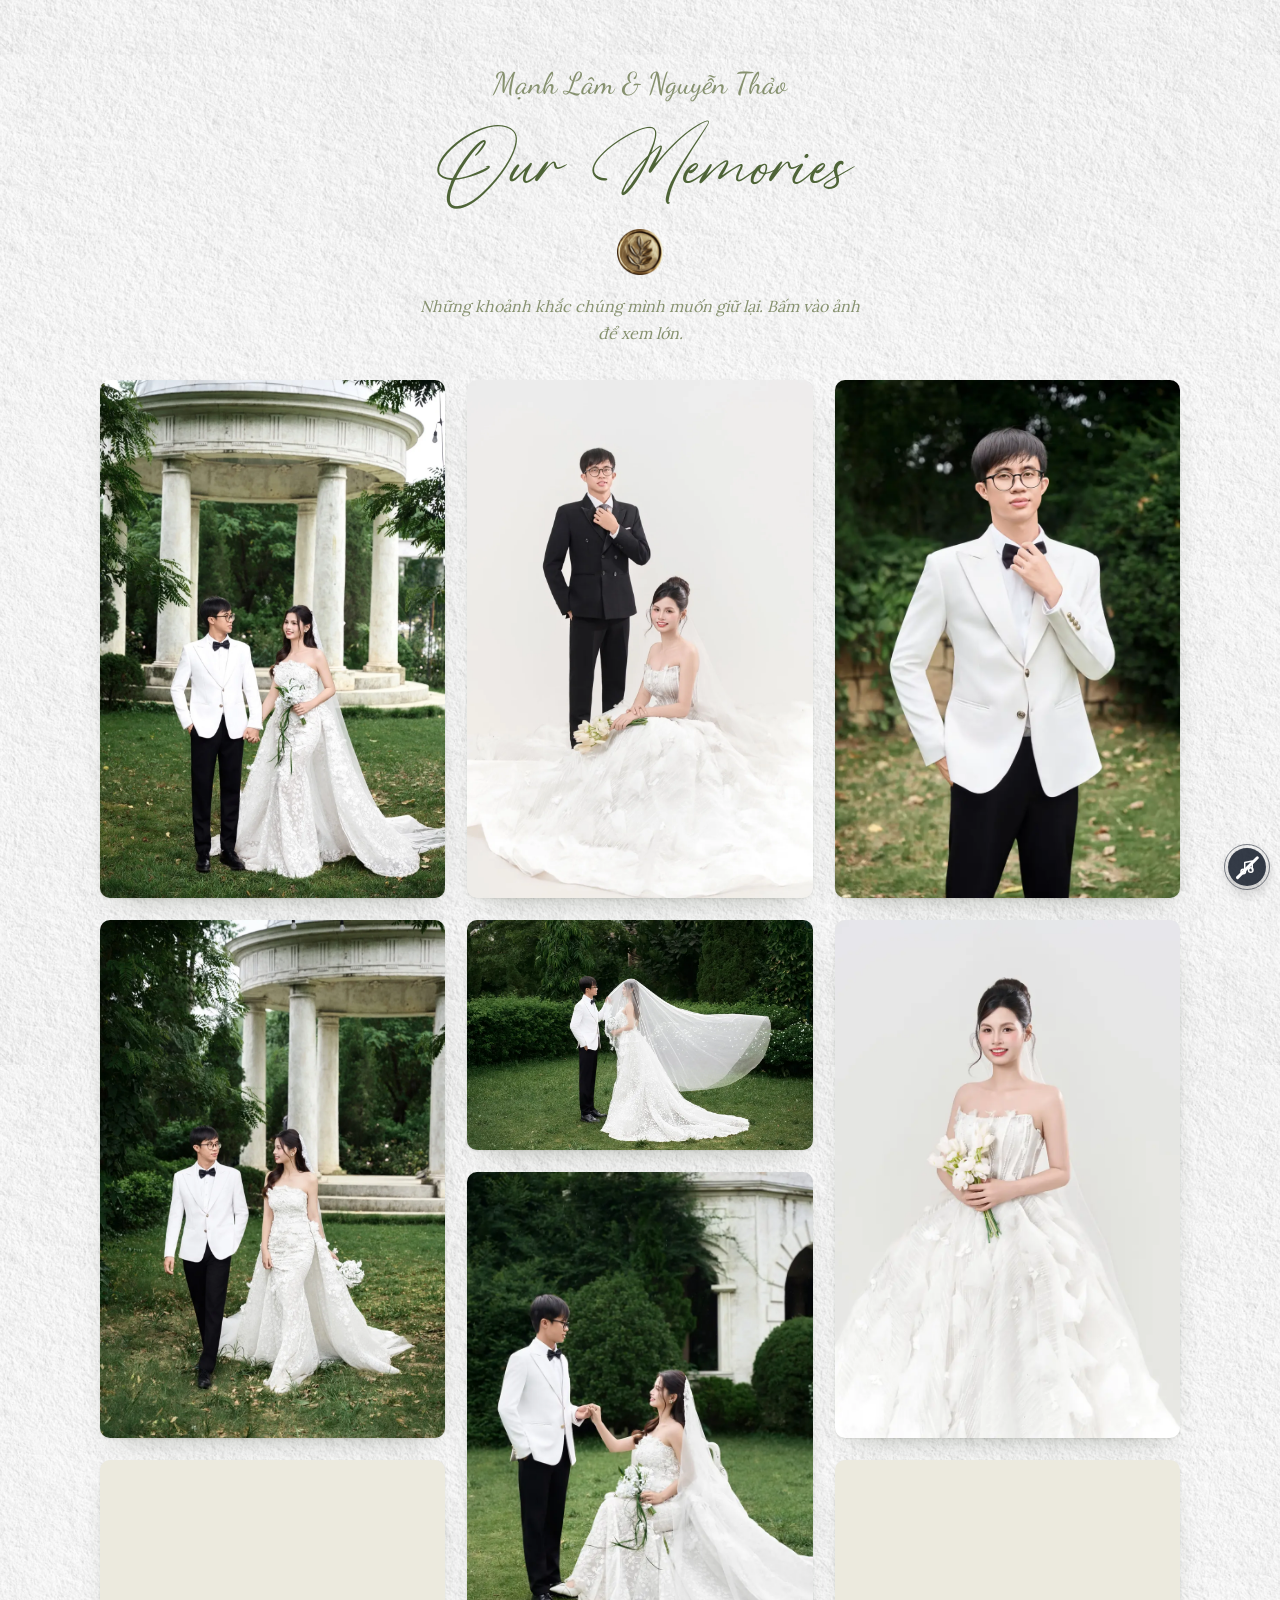
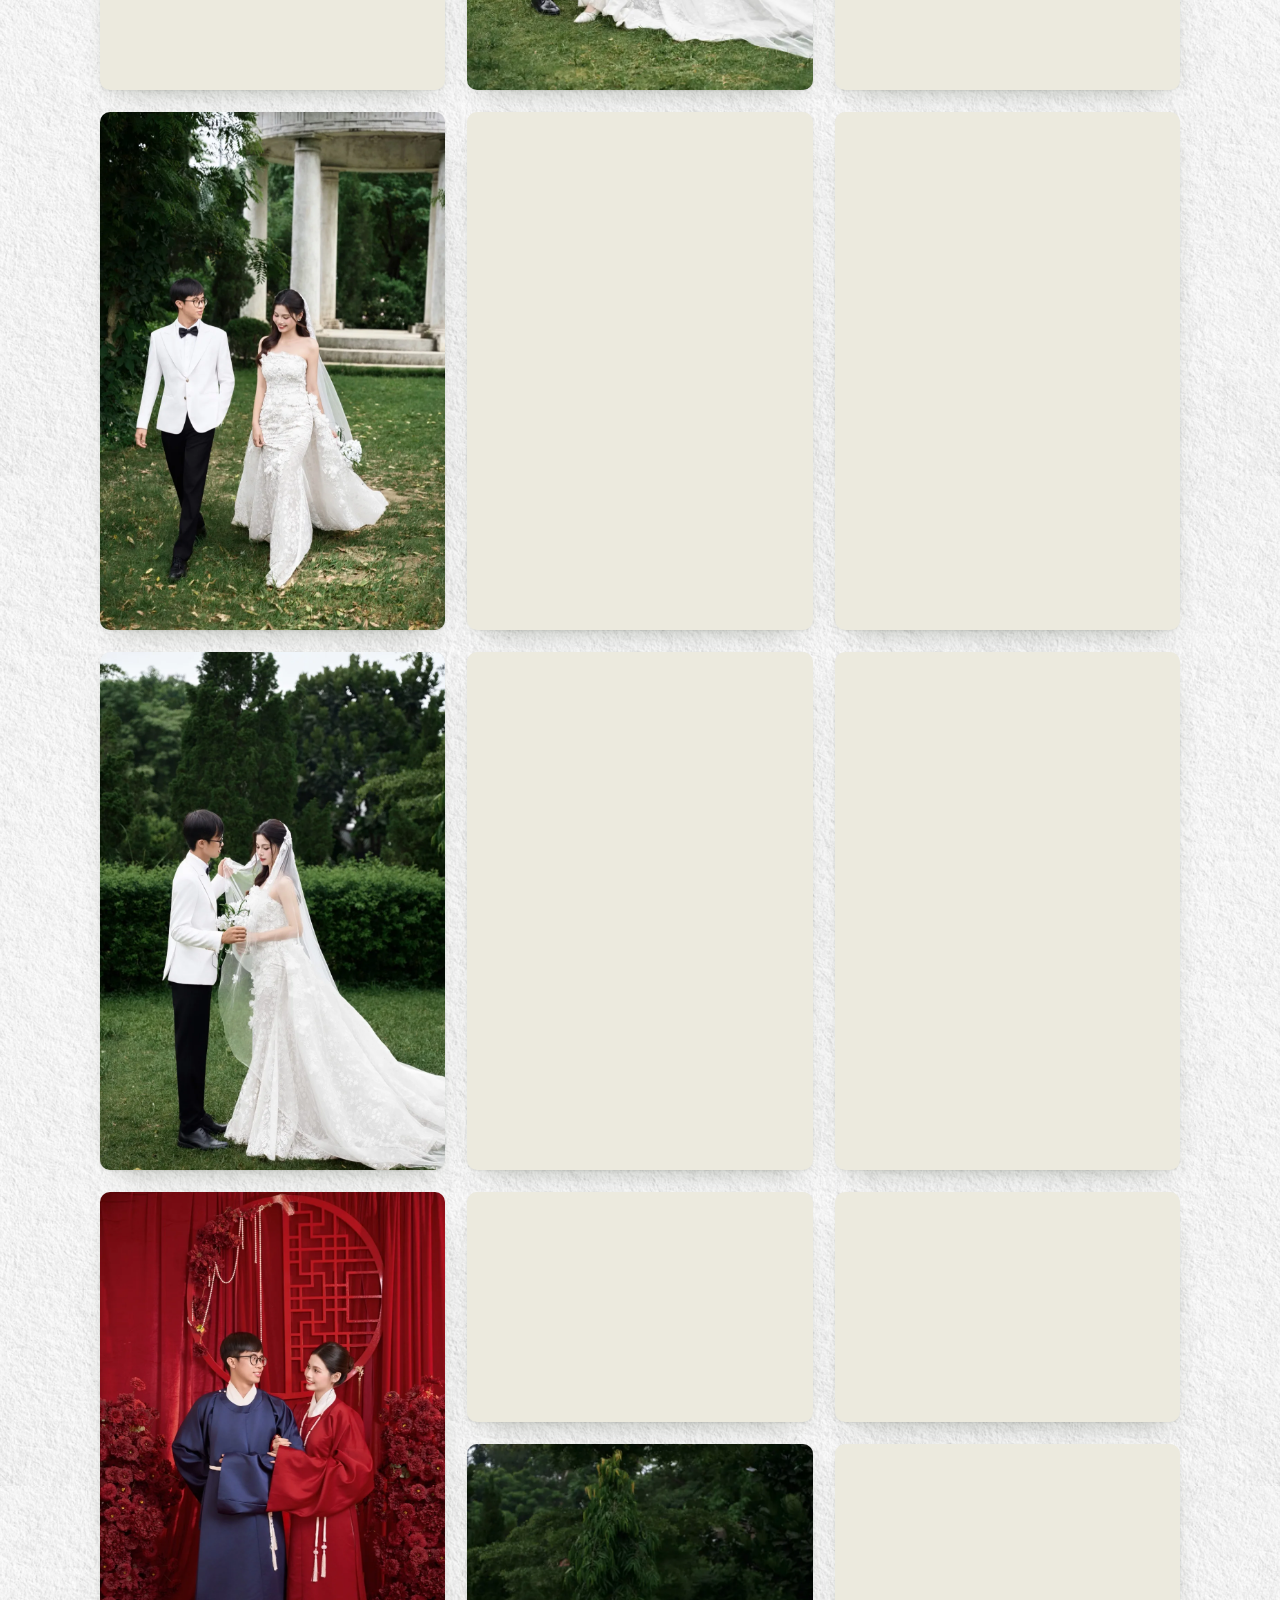
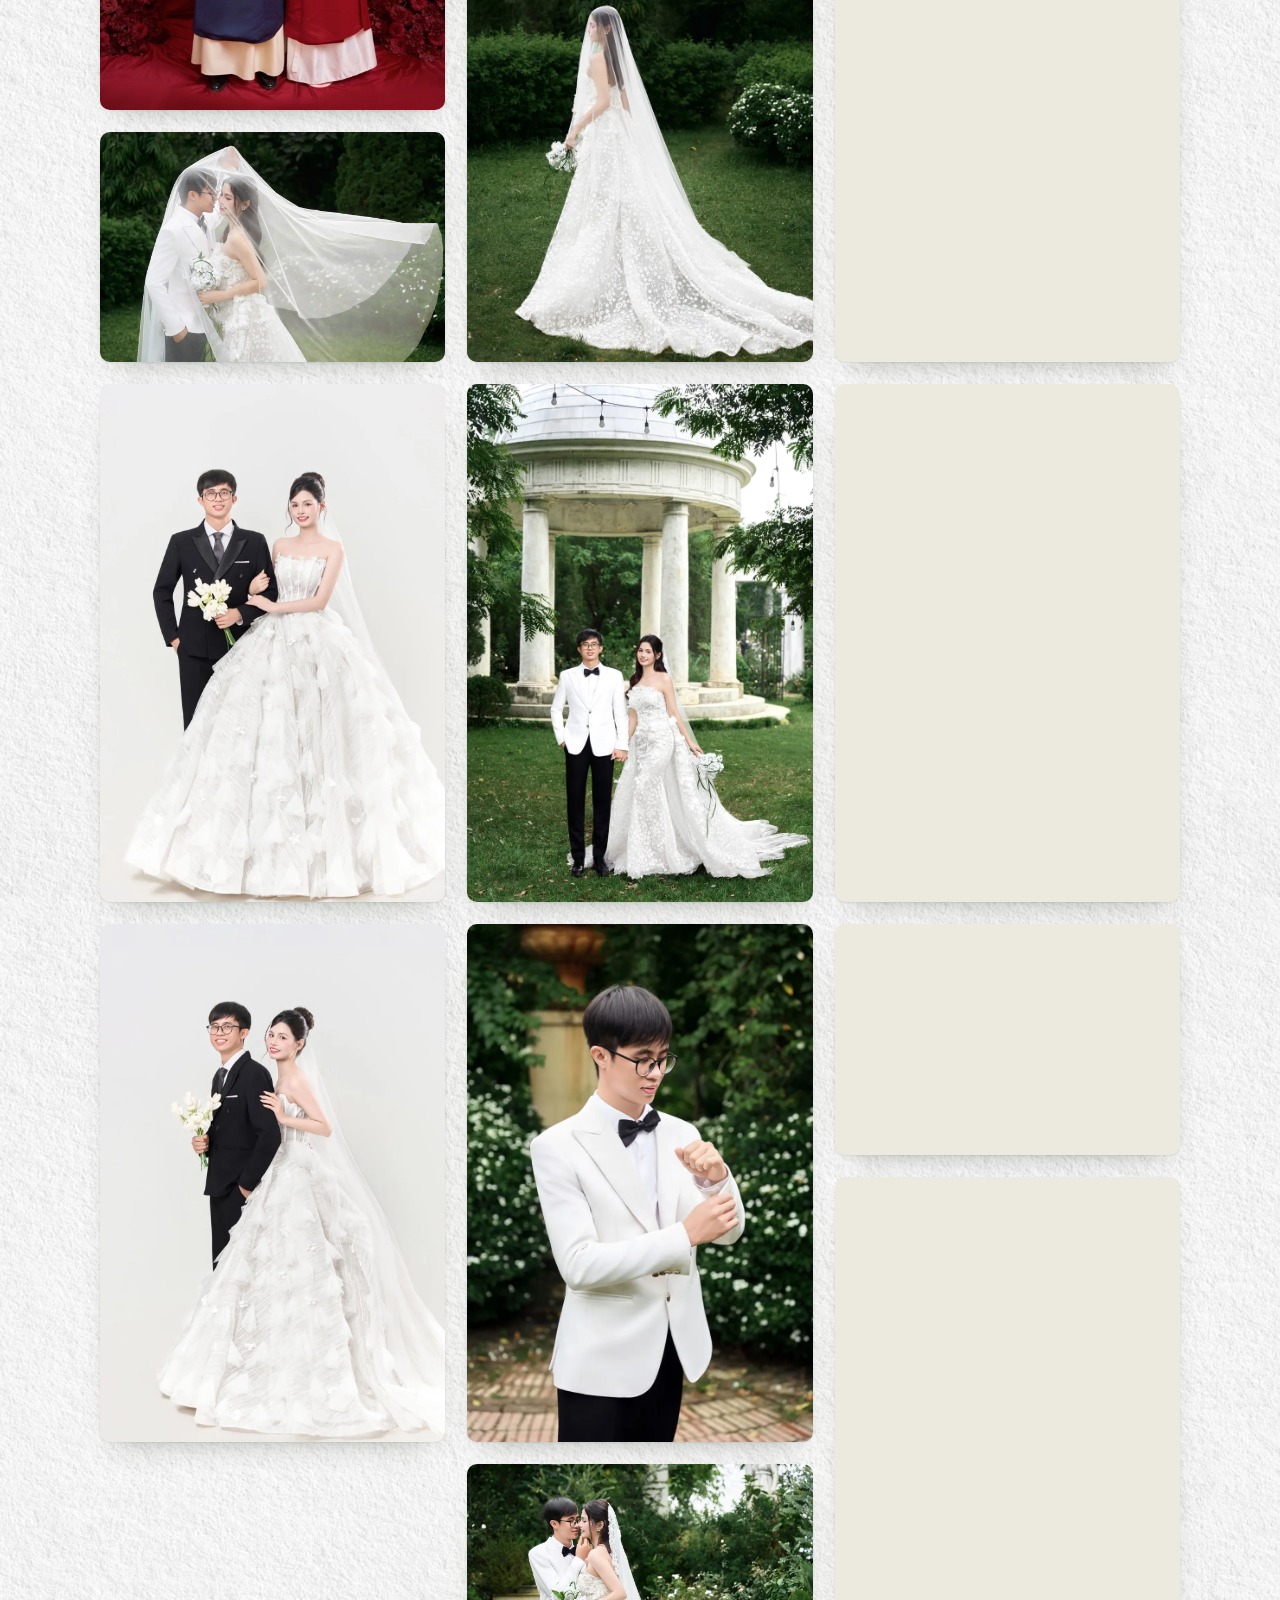
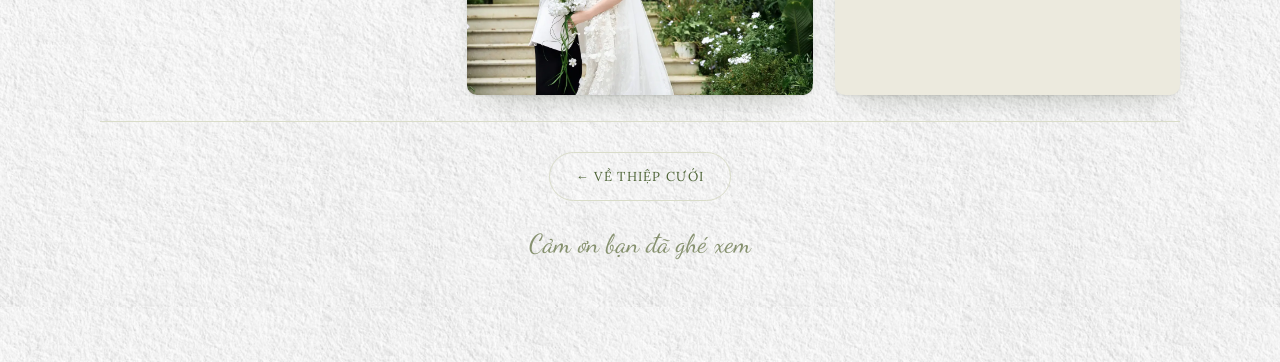
<file: album.html>
<!doctype html>
<html lang="vi">
  <head>
    <meta charset="utf-8" />
    <meta
      name="viewport"
      content="width=device-width, initial-scale=1, viewport-fit=cover"
    />
    <title>Album ảnh cưới - Mạnh Lâm &amp; Nguyễn Thảo</title>
    <link rel="icon" sizes="32x32" href="asset/images/favicon-32.png" />
    <link rel="icon" sizes="64x64" href="asset/images/favicon-64.png" />
    <link rel="apple-touch-icon" href="asset/images/apple-touch-icon.png" />
    <meta
      name="description"
      content="Trọn bộ 29 ảnh cưới của Mạnh Lâm và Nguyễn Thảo."
    />
    <link rel="canonical" href="https://manhthao-wedding-ashen.vercel.app/album.html" />
    <meta property="og:type" content="website" />
    <meta property="og:site_name" content="Thiệp cưới Mạnh Lâm &amp; Nguyễn Thảo" />
    <meta property="og:locale" content="vi_VN" />
    <meta property="og:url" content="https://manhthao-wedding-ashen.vercel.app/album.html" />
    <meta property="og:title" content="Album ảnh cưới - Mạnh Lâm &amp; Nguyễn Thảo" />
    <meta
      property="og:description"
      content="Trọn bộ 29 ảnh cưới của Mạnh Lâm và Nguyễn Thảo."
    />
    <meta
      property="og:image"
      content="https://manhthao-wedding-ashen.vercel.app/asset/images/share.jpg"
    />
    <meta property="og:image:type" content="image/jpeg" />
    <meta property="og:image:width" content="1200" />
    <meta property="og:image:height" content="630" />
    <meta name="twitter:card" content="summary_large_image" />
    <link rel="stylesheet" href="asset/css/02-fonts.css" />
    <link rel="stylesheet" href="asset/css/04-text-size-adjust.css" />
    <style>
      @font-face {
        font-family: "High Spirited";
        src: url("asset/fonts/vip-high-spirited.otf") format("opentype");
        font-style: normal;
        font-display: swap;
      }

      :root {
        --paper: #f7f5ee;
        --ink: #4e6437;
        --line: #d9dcc9;
        --mute: #86916f;
        --veil: rgba(24, 31, 17, 0.95);
      }

      *,
      *::before,
      *::after {
        box-sizing: border-box;
      }

      body {
        margin: 0;
        background: var(--paper) url("asset/images/background.jpg") repeat center /
          640px auto;
        color: var(--ink);
        font: 400 16px/1.65 Lora, Georgia, "Times New Roman", serif;
      }

      a {
        color: inherit;
      }

      :focus-visible {
        outline: 2px solid var(--ink);
        outline-offset: 3px;
      }

      .page {
        max-width: 1120px;
        margin: 0 auto;
        padding: 0 20px 96px;
      }

      /* ---------- đầu trang ---------- */
      .masthead {
        text-align: center;
        padding: 68px 0 34px;
      }

      .eyebrow {
        font-family: "Dancing Script", cursive;
        font-size: 30px;
        line-height: 1;
        color: var(--mute);
      }

      .display {
        margin: 6px 0 0;
        font-family: "High Spirited", "Brush Script MT", cursive;
        font-size: clamp(62px, 12vw, 104px);
        font-weight: 400;
        line-height: 1.05;
        text-wrap: balance;
      }

      /* con dấu sáp nhánh ô liu, lấy lại từ thiệp */
      .seal {
        display: block;
        width: 46px;
        height: 46px;
        margin: 16px auto 18px;
      }

      .standfirst {
        max-width: 46ch;
        margin: 0 auto;
        font-style: italic;
        color: var(--mute);
      }

      /* ---------- lưới ảnh ---------- */
      .gallery {
        columns: 3 260px;
        column-gap: 22px;
      }

      .shot {
        margin: 0 0 22px;
        break-inside: avoid;
      }

      .shot button {
        all: unset;
        display: block;
        width: 100%;
        cursor: zoom-in;
      }

      .shot img {
        display: block;
        width: 100%;
        height: auto;
        border-radius: 10px;
        background: #eceade;
        box-shadow: 0 1px 2px rgba(39, 50, 28, 0.08),
          0 14px 30px -18px rgba(39, 50, 28, 0.4);
        transition: transform 0.45s cubic-bezier(0.2, 0.8, 0.2, 1),
          box-shadow 0.45s ease;
      }

      .shot button:hover img,
      .shot button:focus-visible img {
        transform: translateY(-3px);
        box-shadow: 0 2px 4px rgba(39, 50, 28, 0.1),
          0 22px 42px -18px rgba(39, 50, 28, 0.48);
      }

      /* hiện dần khi cuộn tới */
      .reveal {
        opacity: 0;
        transform: translateY(18px);
        transition: opacity 0.9s ease, transform 0.9s cubic-bezier(0.2, 0.8, 0.2, 1);
      }

      .reveal.in {
        opacity: 1;
        transform: none;
      }

      /* ---------- chân trang ---------- */
      .foot {
        margin-top: 26px;
        padding-top: 30px;
        border-top: 1px solid var(--line);
        text-align: center;
      }

      .back {
        display: inline-flex;
        align-items: center;
        gap: 10px;
        padding: 13px 26px;
        border: 1px solid var(--line);
        border-radius: 9999px;
        font-size: 13px;
        letter-spacing: 0.1em;
        text-transform: uppercase;
        text-decoration: none;
        transition: background 0.25s ease, border-color 0.25s ease, color 0.25s ease;
      }

      .back:hover {
        background: var(--ink);
        border-color: var(--ink);
        color: var(--paper);
      }

      .signoff {
        margin: 22px 0 0;
        font-family: "Dancing Script", cursive;
        font-size: 26px;
        color: var(--mute);
      }

      /* ---------- xem toàn màn hình ---------- */
      .viewer {
        position: fixed;
        inset: 0;
        z-index: 90;
        display: none;
        align-items: center;
        justify-content: center;
        padding: 22px;
        background: var(--veil);
        opacity: 0;
        transition: opacity 0.22s ease;
      }

      .viewer.open {
        display: flex;
        opacity: 1;
      }

      .viewer img {
        max-width: 100%;
        max-height: calc(100dvh - 112px);
        display: block;
        object-fit: contain;
        border-radius: 4px;
        box-shadow: 0 30px 70px -24px rgba(0, 0, 0, 0.8);
        transition: opacity 0.22s ease;
      }

      .viewer .count {
        position: absolute;
        left: 0;
        right: 0;
        bottom: 24px;
        text-align: center;
        color: rgba(247, 245, 238, 0.82);
        font-size: 13px;
        letter-spacing: 0.14em;
        font-variant-numeric: tabular-nums;
      }

      .viewer button {
        position: absolute;
        display: grid;
        place-items: center;
        border: 1px solid rgba(247, 245, 238, 0.3);
        border-radius: 9999px;
        background: rgba(24, 31, 17, 0.34);
        color: rgba(247, 245, 238, 0.94);
        cursor: pointer;
        transition: background 0.22s ease;
      }

      .viewer button:hover {
        background: rgba(247, 245, 238, 0.18);
      }

      .viewer .prev,
      .viewer .next {
        top: 50%;
        transform: translateY(-50%);
        width: 48px;
        height: 48px;
        font-size: 22px;
        line-height: 1;
      }

      .viewer .prev {
        left: 16px;
      }

      .viewer .next {
        right: 16px;
      }

      .viewer .shut {
        top: 18px;
        right: 18px;
        width: 42px;
        height: 42px;
        font-size: 17px;
      }

      /* ---------- nhạc lễ đường ---------- */
      /* cùng kiểu với nút nhạc trên thiệp: nốt nhạc xoay khi phát, gạch chéo khi tắt */
      .tune {
        position: fixed;
        right: 14px;
        bottom: 14px;
        z-index: 60;
        width: 38px;
        height: 38px;
        display: grid;
        place-items: center;
        padding: 0;
        border: 0;
        border-radius: 9999px;
        background: rgba(17, 24, 39, 0.88);
        color: #fff;
        cursor: pointer;
        opacity: 0.96;
        box-shadow: 0 6px 16px rgba(0, 0, 0, 0.22);
        transition: opacity 0.22s ease;
      }

      .tune:hover {
        opacity: 1;
      }

      .tune svg {
        display: block;
        width: 18px;
        height: 18px;
        fill: none;
        stroke: currentColor;
        stroke-width: 2;
        stroke-linecap: round;
        stroke-linejoin: round;
      }

      .tune.playing svg {
        animation: tune-spin 5s linear infinite;
      }

      .tune.muted::before {
        content: "";
        position: absolute;
        width: 2.5px;
        height: 31px;
        border-radius: 2px;
        background: #fff;
        transform: rotate(45deg);
      }

      /* bị trình duyệt chặn tự phát (khách chưa tự tắt) -> vòng sáng nhắc chạm */
      .tune.muted:not(.by-user)::after {
        content: "";
        position: absolute;
        inset: -4px;
        border: 1px solid rgba(17, 24, 39, 0.55);
        border-radius: 9999px;
        pointer-events: none;
        animation: nudge 2.8s ease-out infinite;
      }

      @keyframes tune-spin {
        from {
          transform: rotate(0deg);
        }
        to {
          transform: rotate(360deg);
        }
      }

      @keyframes nudge {
        0% {
          transform: scale(0.88);
          opacity: 0.5;
        }
        70%,
        100% {
          transform: scale(1.3);
          opacity: 0;
        }
      }

      @media (max-width: 700px) {
        .page {
          padding: 0 14px 76px;
        }

        .masthead {
          padding: 44px 0 24px;
        }

        .gallery {
          columns: 2 140px;
          column-gap: 12px;
        }

        .shot {
          margin-bottom: 12px;
        }

        .shot img {
          border-radius: 7px;
        }

        .viewer .prev,
        .viewer .next {
          width: 40px;
          height: 40px;
        }
      }

      @media (prefers-reduced-motion: reduce) {
        *,
        *::before,
        *::after {
          transition: none !important;
          animation: none !important;
        }

        .reveal {
          opacity: 1;
          transform: none;
        }
      }
    </style>
  </head>
  <body>
    <div class="page">
      <header class="masthead">
        <div class="eyebrow">Mạnh Lâm &amp; Nguyễn Thảo</div>
        <h1 class="display">Our Memories</h1>
        <img
          class="seal"
          src="asset/images/side-card-icon.png"
          alt=""
          width="46"
          height="46"
        />
        <p class="standfirst">
          Những khoảnh khắc chúng mình muốn giữ lại. Bấm vào ảnh để xem lớn.
        </p>
      </header>

      <main class="gallery">
        <figure class="shot reveal"><button type="button"><img src="asset/images/album-01.webp" width="1000" height="1500" loading="lazy" decoding="async" alt="Cô dâu chú rể bên hàng cột trắng trong vườn" /></button></figure>
        <figure class="shot reveal"><button type="button"><img src="asset/images/album-02.webp" width="1000" height="1500" loading="lazy" decoding="async" alt="Cô dâu chú rể dắt tay nhau dạo trong vườn" /></button></figure>
        <figure class="shot reveal"><button type="button"><img src="asset/images/album-09.webp" width="1200" height="800" loading="lazy" decoding="async" alt="Hai người cùng tung voan cưới trong vườn" /></button></figure>
        <figure class="shot reveal"><button type="button"><img src="asset/images/album-03.webp" width="1000" height="1500" loading="lazy" decoding="async" alt="Cô dâu chú rể sánh bước dưới vòm cây" /></button></figure>
        <figure class="shot reveal"><button type="button"><img src="asset/images/album-04.webp" width="1000" height="1500" loading="lazy" decoding="async" alt="Chú rể chỉnh voan cho cô dâu trên thảm cỏ" /></button></figure>
        <figure class="shot reveal"><button type="button"><img src="asset/images/album-05.webp" width="1000" height="1500" loading="lazy" decoding="async" alt="Cô dâu chú rể trong trang phục truyền thống trên nền đỏ" /></button></figure>
        <figure class="shot reveal"><button type="button"><img src="asset/images/album-10.webp" width="1200" height="800" loading="lazy" decoding="async" alt="Chú rể nghiêng người bên cô dâu dưới lớp voan" /></button></figure>
        <figure class="shot reveal"><button type="button"><img src="asset/images/album-06.webp" width="1000" height="1500" loading="lazy" decoding="async" alt="Cô dâu chú rể chụp trong studio nền trắng" /></button></figure>
        <figure class="shot reveal"><button type="button"><img src="asset/images/album-07.webp" width="1000" height="1500" loading="lazy" decoding="async" alt="Cô dâu tựa vai chú rể, ảnh studio nền trắng" /></button></figure>
        <figure class="shot reveal"><button type="button"><img src="asset/images/album-08.webp" width="1000" height="1500" loading="lazy" decoding="async" alt="Cô dâu ngồi xoè váy, chú rể đứng bên cạnh" /></button></figure>
        <figure class="shot reveal"><button type="button"><img src="asset/images/album-11.webp" width="1200" height="800" loading="lazy" decoding="async" alt="Voan cưới bay trong gió trên thảm cỏ" /></button></figure>
        <figure class="shot reveal"><button type="button"><img src="asset/images/album-16.webp" width="800" height="1200" loading="lazy" decoding="async" alt="Chú rể nâng tay cô dâu trên thảm cỏ" /></button></figure>
        <figure class="shot reveal"><button type="button"><img src="asset/images/album-17.webp" width="800" height="1200" loading="lazy" decoding="async" alt="Cô dâu quay lưng, voan dài trải trên cỏ" /></button></figure>
        <figure class="shot reveal"><button type="button"><img src="asset/images/album-18.webp" width="800" height="1200" loading="lazy" decoding="async" alt="Cô dâu chú rể bên nhau dưới dù trắng" /></button></figure>
        <figure class="shot reveal"><button type="button"><img src="asset/images/album-12.webp" width="1200" height="800" loading="lazy" decoding="async" alt="Chú rể quỳ xuống chỉnh tà váy cho cô dâu" /></button></figure>
        <figure class="shot reveal"><button type="button"><img src="asset/images/album-19.webp" width="800" height="1200" loading="lazy" decoding="async" alt="Cô dâu một mình giữa vườn hoa trắng" /></button></figure>
        <figure class="shot reveal"><button type="button"><img src="asset/images/album-20.webp" width="800" height="1200" loading="lazy" decoding="async" alt="Cô dâu chú rể trước dãy cột của nhà vòm" /></button></figure>
        <figure class="shot reveal"><button type="button"><img src="asset/images/album-21.webp" width="800" height="1200" loading="lazy" decoding="async" alt="Chân dung chú rể chỉnh tay áo" /></button></figure>
        <figure class="shot reveal"><button type="button"><img src="asset/images/album-13.webp" width="1200" height="800" loading="lazy" decoding="async" alt="Khoảnh khắc cận cảnh hai người bên bó hoa cưới" /></button></figure>
        <figure class="shot reveal"><button type="button"><img src="asset/images/album-22.webp" width="800" height="1200" loading="lazy" decoding="async" alt="Chân dung chú rể trong vườn" /></button></figure>
        <figure class="shot reveal"><button type="button"><img src="asset/images/album-23.webp" width="800" height="1200" loading="lazy" decoding="async" alt="Chân dung cô dâu cầm hoa cưới" /></button></figure>
        <figure class="shot reveal"><button type="button"><img src="asset/images/album-14.webp" width="1200" height="800" loading="lazy" decoding="async" alt="Cô dâu chú rể trò chuyện dưới chiếc dù trắng" /></button></figure>
        <figure class="shot reveal"><button type="button"><img src="asset/images/album-24.webp" width="800" height="1200" loading="lazy" decoding="async" alt="Cô dâu trong chiếc váy xoè, ảnh studio" /></button></figure>
        <figure class="shot reveal"><button type="button"><img src="asset/images/album-25.webp" width="800" height="1200" loading="lazy" decoding="async" alt="Cô dâu chú rể đứng cạnh nhau trong studio" /></button></figure>
        <figure class="shot reveal"><button type="button"><img src="asset/images/album-15.webp" width="1200" height="800" loading="lazy" decoding="async" alt="Hai người che dù trắng giữa vườn cây xanh" /></button></figure>
        <figure class="shot reveal"><button type="button"><img src="asset/images/album-26.webp" width="800" height="1200" loading="lazy" decoding="async" alt="Chú rể vest đen bên cô dâu váy cưới trắng" /></button></figure>
        <figure class="shot reveal"><button type="button"><img src="asset/images/album-28.webp" width="800" height="1200" loading="lazy" decoding="async" alt="Chú rể cầm hoa đứng sau cô dâu" /></button></figure>
        <figure class="shot reveal"><button type="button"><img src="asset/images/album-29.webp" width="1200" height="800" loading="lazy" decoding="async" alt="Cô dâu chú rể cùng nhìn về phía ống kính" /></button></figure>
        <figure class="shot reveal"><button type="button"><img src="asset/images/album-30.webp" width="800" height="1200" loading="lazy" decoding="async" alt="Cô dâu chú rể bên khung cửa sổ đầy nắng" /></button></figure>
      </main>

      <footer class="foot">
        <a class="back" href="index.html">← Về thiệp cưới</a>
        <p class="signoff">Cảm ơn bạn đã ghé xem</p>
      </footer>
    </div>

    <div
      class="viewer"
      id="viewer"
      role="dialog"
      aria-modal="true"
      aria-label="Xem ảnh cỡ lớn"
    >
      <button class="shut" type="button" id="shut" aria-label="Đóng">✕</button>
      <button class="prev" type="button" id="prev" aria-label="Ảnh trước">‹</button>
      <img id="stage" alt="" />
      <button class="next" type="button" id="next" aria-label="Ảnh sau">›</button>
      <div class="count" id="count"></div>
    </div>

    <audio
      id="song"
      src="asset/audio/le_duong.m4a"
      loop
      autoplay
      preload="auto"
    ></audio>
    <button
      class="tune muted"
      type="button"
      id="tune"
      aria-pressed="false"
      title="Bật nhạc lễ đường"
    >
      <svg viewBox="0 0 24 24" aria-hidden="true">
        <path d="M9 18V6l10-2v12" />
        <circle cx="7" cy="18" r="3" />
        <circle cx="17" cy="16" r="3" />
      </svg>
    </button>

    <script>
      (function () {
        var shots = [].slice.call(document.querySelectorAll(".gallery img"));
        var viewer = document.getElementById("viewer");
        var stage = document.getElementById("stage");
        var count = document.getElementById("count");
        var at = 0;

        /* hiện dần khi cuộn tới */
        var figures = [].slice.call(document.querySelectorAll(".reveal"));
        if ("IntersectionObserver" in window) {
          var obs = new IntersectionObserver(
            function (entries) {
              entries.forEach(function (entry) {
                if (!entry.isIntersecting) return;
                entry.target.classList.add("in");
                obs.unobserve(entry.target);
              });
            },
            { rootMargin: "0px 0px -8% 0px", threshold: 0.05 }
          );
          figures.forEach(function (f) {
            obs.observe(f);
          });
        } else {
          figures.forEach(function (f) {
            f.classList.add("in");
          });
        }

        /* tải sẵn ảnh liền kề để lật cho mượt */
        function warm(i) {
          [i - 1, i + 1].forEach(function (j) {
            var shot = shots[(j + shots.length) % shots.length];
            if (!shot) return;
            var im = new Image();
            im.decoding = "async";
            im.src = shot.src;
          });
        }

        function show(i) {
          at = (i + shots.length) % shots.length;
          var shot = shots[at];
          stage.style.opacity = "0";
          var pre = new Image();
          pre.onload = function () {
            stage.src = shot.src;
            stage.alt = shot.alt;
            requestAnimationFrame(function () {
              stage.style.opacity = "1";
            });
          };
          pre.src = shot.src;
          count.textContent = at + 1 + " / " + shots.length;
          warm(at);
        }

        function open(i) {
          show(i);
          viewer.classList.add("open");
          document.body.style.overflow = "hidden";
        }

        function shut() {
          viewer.classList.remove("open");
          document.body.style.overflow = "";
          stage.removeAttribute("src");
        }

        shots.forEach(function (shot, i) {
          shot.parentNode.addEventListener("click", function () {
            open(i);
          });
        });

        document.getElementById("shut").addEventListener("click", shut);
        document.getElementById("prev").addEventListener("click", function () {
          show(at - 1);
        });
        document.getElementById("next").addEventListener("click", function () {
          show(at + 1);
        });
        viewer.addEventListener("click", function (e) {
          if (e.target === viewer) shut();
        });

        document.addEventListener("keydown", function (e) {
          if (!viewer.classList.contains("open")) return;
          if (e.key === "Escape") shut();
          if (e.key === "ArrowLeft") show(at - 1);
          if (e.key === "ArrowRight") show(at + 1);
        });

        /* nhạc lễ đường: luôn bật khi vào trang.
           Trình duyệt chặn tự phát có tiếng trước khi khách chạm vào màn hình,
           nên nếu bị chặn thì phát ngay ở thao tác đầu tiên (chạm / cuộn / bấm). */
        var tune = document.getElementById("tune");
        var song = document.getElementById("song");
        var muted = false; // chỉ bật lên khi khách tự bấm nút tắt
        song.volume = 0.6;

        function paint() {
          var on = !song.paused;
          tune.classList.toggle("playing", on);
          tune.classList.toggle("muted", !on);
          tune.classList.toggle("by-user", !on && muted);
          tune.setAttribute("aria-pressed", String(on));
          tune.title = on ? "Tắt nhạc" : "Bật nhạc lễ đường";
        }

        function play() {
          var p = song.play();
          if (p && p.catch) p.catch(function () {});
        }

        var gestures = ["pointerdown", "touchstart", "keydown", "scroll"];

        /* Chạm bất kỳ đâu thì mở nhạc — TRỪ chính nút nhạc, vì nút đã có handler
           riêng. Nếu không loại trừ, pointerdown sẽ phát nhạc trước, rồi click của
           nút thấy đang phát nên lại tắt ngay, nhìn như bấm không ăn. */
        function kick(e) {
          if (e && e.target && e.target.closest && e.target.closest("#tune")) return;
          if (!muted && song.paused) play();
        }

        song.addEventListener("playing", function () {
          gestures.forEach(function (type) {
            document.removeEventListener(type, kick, true);
          });
          paint();
        });
        song.addEventListener("play", paint);
        song.addEventListener("pause", paint);
        song.addEventListener("canplay", kick);

        /* thuộc tính autoplay có thể đã cho nhạc chạy trước khi script gắn listener,
           lúc đó sự kiện "playing" đã bắn mất -> đồng bộ lại trạng thái nút ngay */
        paint();

        gestures.forEach(function (type) {
          document.addEventListener(type, kick, true);
        });

        /* thử lại vài nhịp: lần play() đầu có thể rơi vào lúc file chưa sẵn sàng
           hoặc trình duyệt chưa kịp ghi nhận khách đã bấm link ở thiệp */
        var tries = 0;
        var retry = setInterval(function () {
          if (muted || !song.paused || ++tries > 12) {
            clearInterval(retry);
            return;
          }
          play();
        }, 400);

        /* Quyết định theo hình đang hiện trên nút, không theo song.paused:
           play() là bất đồng bộ nên lúc click chạy, trạng thái thật có thể đã đổi
           so với cái khách nhìn thấy. */
        tune.addEventListener("click", function (e) {
          e.stopPropagation();
          if (tune.classList.contains("muted")) {
            muted = false;
            play();
          } else {
            muted = true;
            song.pause();
          }
          paint();
        });

        kick();

        /* quẹt ngang trên điện thoại */
        var x0 = null;
        var y0 = null;
        viewer.addEventListener(
          "touchstart",
          function (e) {
            var t = e.changedTouches[0];
            x0 = t.clientX;
            y0 = t.clientY;
          },
          { passive: true }
        );
        viewer.addEventListener(
          "touchend",
          function (e) {
            if (x0 === null) return;
            var t = e.changedTouches[0];
            var dx = t.clientX - x0;
            var dy = t.clientY - y0;
            x0 = null;
            if (Math.abs(dx) > 45 && Math.abs(dx) > Math.abs(dy)) {
              show(dx < 0 ? at + 1 : at - 1);
            }
          },
          { passive: true }
        );
      })();
    </script>
  </body>
</html>
</file>
<file: asset/css/01-boot-loading.css>
#tonBootLoading { position: fixed; inset: 0; z-index: 2147483000; background: #ffffff; display: flex; align-items: center; justify-content: center; transition: opacity 180ms ease; }
      #tonBootLoading[data-hide="1"] { opacity: 0; }
      #tonBootLoading .tonBootSpinner { width: 44px; height: 44px; border-radius: 999px; border: 3px solid rgba(78,100,55,0.18); border-top-color: rgba(78,100,55,0.82); animation: tonBootSpin 700ms linear infinite; }
      @keyframes tonBootSpin { from { transform: rotate(0deg); } to { transform: rotate(360deg); } }
</file>
<file: asset/css/02-fonts.css>
@font-face{font-family:'Lora';src:url('../fonts/lora-regular.ttf') format('truetype');font-style:normal;font-weight:400;font-display:swap;}
@font-face{font-family:'Lora';src:url('../fonts/lora-semibold.ttf') format('truetype');font-style:normal;font-weight:600;font-display:swap;}
@font-face{font-family:'Dancing Script';src:url('../fonts/DancingScript-Regular.ttf') format('truetype');font-style:normal;font-weight:400;font-display:swap;}
@font-face{font-family:'Dancing Script';src:url('../fonts/DancingScript-Medium.ttf') format('truetype');font-style:normal;font-weight:500;font-display:swap;}
@font-face{font-family:'Dancing Script';src:url('../fonts/DancingScript-SemiBold.ttf') format('truetype');font-style:normal;font-weight:600;font-display:swap;}
@font-face{font-family:'Dancing Script';src:url('../fonts/DancingScript-Bold.ttf') format('truetype');font-style:normal;font-weight:700;font-display:swap;}
</file>
<file: asset/css/03-main.css>
html,body{min-height:100%;margin:0;padding:0;}
      html{-webkit-text-size-adjust:100%;text-size-adjust:100%;text-rendering:optimizeLegibility;-webkit-font-smoothing:antialiased;-moz-osx-font-smoothing:grayscale;}
      *,*::before,*::after{box-sizing:border-box;}
      body{background:#f3f4f6;min-height:100vh;overflow-y:auto;}
      @font-face{font-family:Arcittya-Begatri;src:url(../fonts/vip-arcittya-begatri.otf);font-style:normal;font-display:swap;}
      @font-face{font-family:High Spirited;src:url(../fonts/vip-high-spirited.otf);font-style:normal;font-display:swap;}
      @font-face{font-family:Alisheia;src:url(../fonts/vip-alisheia.otf);font-style:normal;font-display:swap;}
      @font-face{font-family:Flavinda;src:url(../fonts/flavinda.otf);font-style:normal;font-display:swap;}
      @font-face{font-family:Ergisa-Regular;src:url(../fonts/vip-ergisa-regular.otf);font-style:normal;font-display:swap;}
      .ton-wrap{min-height:100vh;display:block;box-sizing:border-box;}
      .ton-stage{--cw:575px;--ch:12455px;--phone:575px;--s:var(--ton-s, 1);--sw:575px;--sh:12455px;width:min(var(--phone), calc(100vw - 32px));height:calc(var(--sh) * var(--s));position:relative;margin:0 auto;background:#f0f0f0;}
      .ton-canvas-wrap{width:100%;height:100%;position:relative;}
      .ton-canvas{position:absolute;left:0;top:0;width:var(--cw);height:var(--ch);transform:scale(var(--s));transform-origin:top left;overflow:hidden;box-shadow:0 8px 28px rgba(0,0,0,0.12);border-radius:12px;font-family:Inter,system-ui,-apple-system,Segoe UI,Roboto,Arial,sans-serif;-webkit-text-size-adjust:100%;text-size-adjust:100%;}
      .ton-canvas [data-node-type="element_text"]{line-height:1.25;}
      @media (max-width: 480px){
        body{background:#fff;}
        .ton-stage{width:100vw;}
        .ton-canvas{border-radius:0;box-shadow:none;}
      }
      
      .ton-fab-dock{position:fixed;right:14px;bottom:14px;z-index:9999;display:flex;flex-direction:column;gap:10px;align-items:flex-end;}
      .ton-fab{width:46px;height:46px;border-radius:9999px;border:0;color:#fff;display:flex;align-items:center;justify-content:center;cursor:pointer;box-shadow:0 8px 22px rgba(0,0,0,.25);opacity:.96;position:relative;overflow:visible;}
      .ton-fab:hover{opacity:1}
      #tonFabToggle{background:rgba(17,24,39,.68);}
      .ton-fab-dock[data-open="0"] .ton-fab-item{display:none;}
      .ton-fab-dock[data-open="1"] .ton-fab-item{display:flex;width:46px;height:46px;padding:0;border-radius:9999px;justify-content:center;align-items:center;}
      .ton-fab-item svg{display:block}
      .ton-fab-item{overflow:visible;}
      .ton-fab-item::after{content:attr(data-label);position:absolute;right:56px;top:50%;transform:translateY(-50%);background:rgba(17,24,39,.86);color:#fff;font-size:12px;padding:6px 8px;border-radius:10px;white-space:nowrap;opacity:0;pointer-events:none;z-index:20;}
      .ton-fab-item:hover::after,.ton-fab-item:focus::after,.ton-fab-item:active::after{opacity:1;}
      .ton-fab-item.ton-tip::after{opacity:1;}
    
      
      #audioToggleBtn{background:rgba(17,24,39,.88);}
      #audioToggleBtn svg{display:block}
      #audioToggleBtn.playing svg{animation:ton-audioSpin 5s linear infinite;}
      @keyframes ton-audioSpin{from{transform:rotate(0deg)}to{transform:rotate(360deg)}}
      #audioToggleBtn.muted::before{content:"";position:absolute;width:3px;height:38px;background:#fff;transform:rotate(45deg);border-radius:2px;}
    
      
      
      
      
      
      [data-ton-wishes="1"] *{box-sizing:border-box;}
      [data-ton-wishes="1"] input,[data-ton-wishes="1"] textarea{font-family:inherit;}
      [data-ton-wishes="1"] button:active{transform:translateY(1px);}
      [data-ton-wishes="1"] .ton-wishes-item{padding:14px 14px;}
      [data-ton-wishes="1"] .ton-wishes-item + .ton-wishes-item{border-top:1px solid rgba(0,0,0,0.06);}
      [data-ton-wishes="1"] .ton-wishes-name{font-weight:900;margin-bottom:6px;font-size:var(--ton-wishes-list-name-size,14px);color:var(--ton-wishes-list-name-color,inherit);}
      [data-ton-wishes="1"] .ton-wishes-comment{font-size:var(--ton-wishes-list-comment-size,13px);opacity:.85;line-height:1.35;color:var(--ton-wishes-list-comment-color,inherit);}
      [data-ton-wishes="1"] .ton-wishes-empty{padding:14px;color:rgba(17,24,39,0.65);font-size:20px;text-align:center;}
  
      
      [data-ton-rsvp="1"] *{box-sizing:border-box;}
      [data-ton-rsvp="1"] input,[data-ton-rsvp="1"] textarea,[data-ton-rsvp="1"] select{font-family:inherit;}
      [data-ton-rsvp="1"] button:active{transform:translateY(1px);}
      [data-ton-rsvp="1"] .ton-rsvp-input,[data-ton-rsvp="1"] .ton-rsvp-textarea,[data-ton-rsvp="1"] .ton-rsvp-select{width:100%;border:1px solid rgba(0,0,0,0.12);border-radius:12px;padding:12px 14px;outline:none;background:#fff;font-size:20px;accent-color:var(--ton-rsvp-accent,#ec4899);}
      [data-ton-rsvp="1"] .ton-rsvp-textarea{min-height:84px;resize:vertical;}
      [data-ton-rsvp="1"] .ton-rsvp-radio{display:flex;flex-direction:column;gap:12px;font-size:20px;color:inherit;}
      [data-ton-rsvp="1"] .ton-rsvp-radio label{display:flex;align-items:center;gap:10px;line-height:1.25;font-weight:500;}
      [data-ton-rsvp="1"] .ton-rsvp-radio input[type="radio"]{width:auto;accent-color:var(--ton-rsvp-accent,#ec4899);}
      [data-ton-rsvp="1"] .ton-rsvp-label{display:flex;flex-direction:column;gap:8px;}
      [data-ton-rsvp="1"] .ton-rsvp-label-text{font-size:20px;font-weight:600;opacity:.9;}
  
      
      .ton-toast-wrap{position:fixed;left:12px;right:12px;bottom:18px;z-index:20000;display:flex;flex-direction:column;gap:10px;pointer-events:none;}
      @media(min-width:768px){.ton-toast-wrap{left:auto;right:18px;bottom:18px;max-width:420px;}}
      .ton-toast{pointer-events:none;display:flex;align-items:flex-start;gap:10px;padding:12px 14px;border-radius:14px;background:rgba(17,24,39,0.92);color:#fff;font-size:14px;line-height:1.35;box-shadow:0 12px 30px rgba(0,0,0,0.28);}
      .ton-toast[data-kind="success"]{background:rgba(5,150,105,0.95);}
      .ton-toast[data-kind="error"]{background:rgba(220,38,38,0.95);}
  
      @import url('https://fonts.googleapis.com/css2?family=Cormorant+Garamond:ital,wght@0,400;0,600;1,400;1,600&family=Dancing+Script:wght@400;700&display=swap');
      @font-face{font-family:"OpeningScript";src:url(../fonts/vip-high-spirited.otf) format("opentype");font-style:normal;font-display:swap;}
      @font-face{font-family:"SVN Betalisa";src:url(../fonts/svn-betalisa.otf) format("opentype");font-style:normal;font-weight:400;font-display:swap;}
      @font-face{font-family:"Ergisa";src:url(../fonts/vip-ergisa.otf) format("opentype");font-style:normal;font-weight:400;font-display:swap;}
      #tonOpening{position:fixed;inset:0;z-index:12000;display:none;background:transparent;}
      #tonOpening[data-open="1"]{display:block;}
      #tonOpening *{box-sizing:border-box;}

      #tonOpeningSides{
        --cw:575px;--s:min(1,calc((100vw - 32px)/var(--cw)));
        width:var(--ton-opening-w,calc(var(--cw) * var(--s)));
        height:100vh;
        position:fixed;left:50%;transform:translateX(-50%);z-index:12001;
        overflow:hidden;
        --slide-card-color:#27321c;
        --slide-card-stripe-color:#e9e9e9;
        --slide-card-stripe-size:3.5%;
        --slide-seal-size:78px;
        --slide-save-top:clamp(36px, 10%, 92px);
        --slide-save-left:clamp(20px, 6%, 44px);
        
        --slide-save-s-size:95px;
        --slide-save-s-offset:20px;
        --slide-save-color:rgba(255,255,255,0.95);
        --slide-save-opacity:0.98;
        --slide-save-font:"OpeningScript";
        --opening-and-font:'Dancing Script';
        --opening-and-size:clamp(24px,5.6vw,36px);
        --opening-and-rotate:-4deg;
        --opening-names-color:rgba(255,255,255,0.9);
        
        
        --opening-title-bottom:clamp(140px,20%,200px);
        --opening-invite-bottom:clamp(110px,16%,160px);
        --opening-invite-left:clamp(24px,6vw,20px);
        --opening-invite-color:rgba(255,255,255,0.88);
        
        
        
        --opening-cta-bottom:clamp(26px,6vh,64px);
        --opening-cta-bg:rgba(255,255,255,0.10);
        --opening-cta-border:rgba(255,255,255,0.26);
        --opening-cta-color:var(--slide-save-color, rgba(255,255,255,0.92));
        
        
      }
      @media (max-width: 480px){
        #tonOpeningSides{
          --s:min(1,calc(100vw/var(--cw)));
          width:100vw;
          left:0;
          right:0;
          transform:none;
        }
      }
      #tonOpeningSides._animating .card-side{animation-play-state:running !important;}
      #tonOpeningSides.default .card-side{position:absolute;width:68%;height:100%;top:0;animation-fill-mode:forwards;--animate-duration:4s;animation-play-state:paused;}
      #tonOpeningSides.default .card-side.right{right:0;background-color:var(--slide-card-color);z-index:0;width:50%;animation-name:tonOpeningSlideRight;animation-duration:4s;animation-timing-function:ease-out;animation-fill-mode:forwards;animation-delay:500ms;}
      #tonOpeningSides.default .card-side.left{
        background:linear-gradient(to right,var(--slide-card-color) 0,var(--slide-card-color) calc(100% - var(--slide-card-stripe-size,7%)),var(--slide-card-stripe-color,#e9e9e9) calc(100% - var(--slide-card-stripe-size,7%)),var(--slide-card-stripe-color,#e9e9e9) 100%);
        background-repeat:no-repeat;background-position:top right;background-size:cover;background-attachment:scroll;background-origin:content-box;
        left:0;z-index:1;animation-name:tonOpeningSlideLeft;animation-duration:4s;animation-timing-function:ease-out;animation-fill-mode:forwards;animation-delay:500ms;
      }

      #tonOpeningSides .seal-icon{position:absolute;top:50%;left:98%;transform:translate(-50%,-50%);
        width:var(--slide-seal-size,84px);height:var(--slide-seal-size,84px);border-radius:50%;z-index:2;display:flex;align-items:center;justify-content:center;background:none;box-shadow:none;
      }
      #tonOpeningBtn{appearance:none;border:0;background:transparent;padding:0;cursor:pointer;width:100%;height:100%;display:block;}
      #tonOpeningBtn img{display:block;width:100%;height:100%;object-fit:contain;filter:drop-shadow(0 4px 10px rgba(0,0,0,0.35));}

      #tonOpeningCta{position:absolute;left:50%;transform:translateX(-50%);
        top:calc(50% + (var(--slide-seal-size,84px) / 2) + 18px);
        bottom:auto;z-index:3;display:flex;justify-content:center;width:min(92%,420px);pointer-events:auto;
      }
      #tonOpeningCtaBtn{appearance:none;cursor:pointer;border-radius:999px;padding:12px 18px;border:1px solid var(--opening-cta-border,rgba(255,255,255,0.25));background:var(--opening-cta-bg,rgba(255,255,255,0.10));font-family:var(--opening-cta-font,"Lora",serif);font-weight:800;letter-spacing:0.06em;text-transform:uppercase;font-size:var(--opening-cta-size,12px);backdrop-filter:blur(8px);-webkit-backdrop-filter:blur(8px);box-shadow:0 10px 30px rgba(0,0,0,0.25);color:var(--opening-cta-color,rgba(255,255,255,0.96))}
      #tonOpeningCtaBtn:active{transform:translateY(1px);}

      #tonOpeningSides .card-side.left .wedding-save-the-date{position:absolute;top:var(--slide-save-top,calc(4vh + 20px));left:var(--slide-save-left,clamp(16px,4vw,32px));
        font-family:var(--slide-save-font,"OpeningScript"),"Ergisa","SVN Betalisa","Lora",serif !important;font-size:var(--slide-save-size,clamp(38px,10.5vw,66px));line-height:var(--slide-save-leading,1);
        letter-spacing:var(--slide-save-tracking,0);color:var(--slide-save-color,rgba(255,255,255,0.96));opacity:var(--slide-save-opacity,0.98);
        display:inline-flex;align-items:flex-end;gap:8px;
        pointer-events:none;white-space:nowrap;text-shadow:0 1px 2px rgba(0,0,0,0.22);z-index:2;
      }
      #tonOpeningSides .card-side.left .wedding-save-the-date span{position:static;font-size:var(--slide-save-s-size,clamp(78px,16.5vw,128px));line-height:0.78;transform:translateY(12px);}

      #tonOpeningSides .card-side.left .opening-names{position:absolute;top:var(--opening-names-top,clamp(150px, 32%, 240px));left:var(--opening-names-left,clamp(24px,6%,44px));
        color:var(--opening-names-color,#ffffff);display:flex;flex-direction:column;gap:var(--opening-names-gap,4px);z-index:2;pointer-events:none;text-align:left;max-width:70%;
      }
      #tonOpeningSides .card-side.left .opening-names .name{font-family:var(--opening-name-font,"Dancing Script"),"Ergisa","SVN Betalisa","Lora",serif;
        font-size:var(--opening-name-size,clamp(30px,7vw,44px));line-height:var(--opening-name-leading,1.02);letter-spacing:var(--opening-name-tracking,0.01em);
        text-shadow:0 1px 2px rgba(0,0,0,0.25);
      }
      #tonOpeningSides .card-side.left .opening-names .and{font-family:var(--opening-name-font,"Dancing Script"),"Ergisa","SVN Betalisa","Lora",serif;font-style:italic;
        font-size:var(--opening-and-size,clamp(30px,6.5vw,42px));line-height:0.9;margin:var(--opening-and-margin,4px 0);
        letter-spacing:0.02em;text-shadow:0 1px 2px rgba(0,0,0,0.2);
      }
      #tonOpeningSides .card-side.left .opening-bottom{position:absolute;left:var(--opening-title-left,clamp(24px,6%,44px));
        bottom:var(--opening-invite-bottom,clamp(20px,4%,45px)) !important;
        z-index:2;pointer-events:none;max-width:86%;
        display:flex;flex-direction:column;gap:10px;
      }
      #tonOpeningSides .card-side.left .opening-title{position:static;
        color:var(--opening-invite-color,rgba(255,255,255,0.88));font-family:var(--opening-title-font,"Cormorant Garamond"),"Lora",serif;font-size:var(--opening-title-size,clamp(16px,4vw,20px));
        line-height:1.3;letter-spacing:0.03em;font-weight:500;
        overflow-wrap:anywhere;word-break:break-word;
      }
      #tonOpeningSides .card-side.left .opening-invite{position:static;
        color:var(--opening-invite-color,rgba(255,255,255,0.9));font-family:var(--opening-invite-font,"Cormorant Garamond"),"Lora",serif;font-size:var(--opening-invite-size,clamp(14px,3.8vw,18px));
        line-height:1.2;letter-spacing:0.04em;font-style:italic;
        overflow-wrap:anywhere;word-break:break-word;
      }

      @keyframes tonOpeningSlideRight{from{transform:translateX(0);opacity:1;}to{transform:translateX(100%);opacity:1;}}
      @keyframes tonOpeningSlideLeft{from{transform:translateX(0);opacity:1;}to{transform:translateX(-110%);opacity:1;}}

      #tonOpeningSides{--slide-card-stripe-color:#e9e9e9;--slide-card-stripe-size:3.5%;--slide-seal-size:78px;}
      #tonOpeningSides .card-side.left .wedding-save-the-date{opacity:0.98;}
      #tonOpeningSides .card-side.left .opening-names{top:var(--opening-names-top,clamp(150px, 32%, 240px));left:var(--opening-names-left,clamp(24px, 6%, 44px));max-width:var(--opening-names-max,70%);}
      #tonOpeningSides .seal-icon{left:98%;}
      
@keyframes ton-fadeIn{from{opacity:0;transform:rotate(var(--ton-node-rotate,0deg))}to{opacity:1;transform:rotate(var(--ton-node-rotate,0deg))}}
@keyframes ton-rise{from{opacity:0;transform:rotate(var(--ton-node-rotate,0deg)) translateY(var(--ton-anim-distance,14px))}to{opacity:1;transform:rotate(var(--ton-node-rotate,0deg)) translateY(0)}}
@keyframes ton-pan{from{opacity:0;transform:rotate(var(--ton-node-rotate,0deg)) translateX(var(--ton-anim-distance,18px))}to{opacity:1;transform:rotate(var(--ton-node-rotate,0deg)) translateX(0)}}
@keyframes ton-fade{from{opacity:0;transform:rotate(var(--ton-node-rotate,0deg))}to{opacity:1;transform:rotate(var(--ton-node-rotate,0deg))}}
@keyframes ton-pop{0%{opacity:0;transform:rotate(var(--ton-node-rotate,0deg)) scale(.72)}55%{opacity:1;transform:rotate(var(--ton-node-rotate,0deg)) scale(1.06)}100%{opacity:1;transform:rotate(var(--ton-node-rotate,0deg)) scale(1)}}
@keyframes ton-wipe{0%{opacity:1;clip-path:inset(0 100% 0 0);transform:rotate(var(--ton-node-rotate,0deg))}100%{opacity:1;clip-path:inset(0 0 0 0);transform:rotate(var(--ton-node-rotate,0deg))}}
@keyframes ton-blur{0%{opacity:0;filter:blur(14px);transform:rotate(var(--ton-node-rotate,0deg)) scale(1.02)}100%{opacity:1;filter:blur(0);transform:rotate(var(--ton-node-rotate,0deg)) scale(1)}}
@keyframes ton-succession{0%{opacity:0;transform:rotate(var(--ton-node-rotate,0deg)) scale(.96);filter:blur(10px)}55%{opacity:1;transform:rotate(var(--ton-node-rotate,0deg)) scale(1.02);filter:blur(0)}100%{opacity:1;transform:rotate(var(--ton-node-rotate,0deg)) scale(1)}}
@keyframes ton-breathe{0%{opacity:0;transform:rotate(var(--ton-node-rotate,0deg)) scale(.98)}35%{opacity:1;transform:rotate(var(--ton-node-rotate,0deg)) scale(1.02)}70%{opacity:1;transform:rotate(var(--ton-node-rotate,0deg)) scale(1)}100%{opacity:1;transform:rotate(var(--ton-node-rotate,0deg)) scale(1)}}
@keyframes ton-baseline{0%{opacity:0;transform:rotate(var(--ton-node-rotate,0deg)) translateY(var(--ton-anim-distance,16px))}60%{opacity:1;transform:rotate(var(--ton-node-rotate,0deg)) translateY(calc(var(--ton-anim-distance,16px) * -0.125))}100%{opacity:1;transform:rotate(var(--ton-node-rotate,0deg)) translateY(0)}}
@keyframes ton-drift{0%{opacity:0;transform:rotate(var(--ton-node-rotate,0deg)) translateX(calc(var(--ton-anim-distance,10px) * -1)) translateY(var(--ton-anim-distance,10px))}100%{opacity:1;transform:rotate(var(--ton-node-rotate,0deg)) translateX(0) translateY(0)}}
@keyframes ton-tectonic{0%{opacity:0;transform:rotate(var(--ton-node-rotate,0deg)) translateX(0)}35%{opacity:1;transform:rotate(var(--ton-node-rotate,0deg)) translateX(calc(var(--ton-anim-distance,6px) * -1))}55%{transform:rotate(var(--ton-node-rotate,0deg)) translateX(var(--ton-anim-distance,6px))}70%{transform:rotate(var(--ton-node-rotate,0deg)) translateX(calc(var(--ton-anim-distance,6px) * -0.5))}100%{transform:rotate(var(--ton-node-rotate,0deg)) translateX(0)}}
@keyframes ton-tumble{0%{opacity:0;transform:rotate(calc(var(--ton-node-rotate,0deg) + var(--ton-anim-distance,8deg) * -1)) translateY(var(--ton-anim-distance,10px)) scale(.98)}60%{opacity:1;transform:rotate(calc(var(--ton-node-rotate,0deg) + var(--ton-anim-distance,8deg) * 0.25)) translateY(calc(var(--ton-anim-distance,10px) * -0.2)) scale(1.02)}100%{opacity:1;transform:rotate(var(--ton-node-rotate,0deg)) translateY(0) scale(1)}}
@keyframes ton-neon{0%{opacity:0;filter:drop-shadow(0 0 0 rgba(255,0,200,0));transform:rotate(var(--ton-node-rotate,0deg))}55%{opacity:1;filter:drop-shadow(0 0 12px rgba(255,0,200,.45));transform:rotate(var(--ton-node-rotate,0deg))}100%{opacity:1;filter:drop-shadow(0 0 0 rgba(255,0,200,0));transform:rotate(var(--ton-node-rotate,0deg))}}
@keyframes ton-scrapbook{0%{opacity:0;transform:rotate(calc(var(--ton-node-rotate,0deg) + var(--ton-anim-distance,4deg) * -1)) scale(.96)}60%{opacity:1;transform:rotate(calc(var(--ton-node-rotate,0deg) + var(--ton-anim-distance,4deg) * 0.25)) scale(1.02)}100%{opacity:1;transform:rotate(var(--ton-node-rotate,0deg)) scale(1)}}
@keyframes ton-stomp{0%{opacity:0;transform:rotate(var(--ton-node-rotate,0deg)) scale(.82)}60%{opacity:1;transform:rotate(var(--ton-node-rotate,0deg)) scale(1.12)}100%{opacity:1;transform:rotate(var(--ton-node-rotate,0deg)) scale(1)}}
@keyframes ton-rotate{0%{transform:rotate(var(--ton-node-rotate,0deg));transform-origin:center center}100%{transform:rotate(calc(var(--ton-node-rotate,0deg) + 360deg));transform-origin:center center}}
@keyframes ton-spin{0%{transform:rotate(var(--ton-node-rotate,0deg));transform-origin:center center}100%{transform:rotate(calc(var(--ton-node-rotate,0deg) + 360deg));transform-origin:center center}}
@keyframes ton-flicker{0%{opacity:1;transform:rotate(var(--ton-node-rotate,0deg))}8%{opacity:.2;transform:rotate(var(--ton-node-rotate,0deg))}16%{opacity:1;transform:rotate(var(--ton-node-rotate,0deg))}22%{opacity:.35;transform:rotate(var(--ton-node-rotate,0deg))}30%{opacity:1;transform:rotate(var(--ton-node-rotate,0deg))}100%{opacity:1;transform:rotate(var(--ton-node-rotate,0deg))}}
@keyframes ton-pulse{0%{transform:rotate(var(--ton-node-rotate,0deg)) scale(1)}40%{transform:rotate(var(--ton-node-rotate,0deg)) scale(1.05)}100%{transform:rotate(var(--ton-node-rotate,0deg)) scale(1)}}
@keyframes ton-wiggle{0%{transform:rotate(var(--ton-node-rotate,0deg))}20%{transform:rotate(calc(var(--ton-node-rotate,0deg) - 2.5deg))}40%{transform:rotate(calc(var(--ton-node-rotate,0deg) + 2.5deg))}60%{transform:rotate(calc(var(--ton-node-rotate,0deg) - 1.5deg))}80%{transform:rotate(calc(var(--ton-node-rotate,0deg) + 1.5deg))}100%{transform:rotate(var(--ton-node-rotate,0deg))}}
@keyframes ton-typewriter{from{opacity:1;width:0;transform:rotate(var(--ton-node-rotate,0deg))}to{opacity:1;width:100%;transform:rotate(var(--ton-node-rotate,0deg))}}
@keyframes ton-ascend{from{opacity:0;transform:rotate(var(--ton-node-rotate,0deg)) translateY(var(--ton-anim-distance,10px))}to{opacity:1;transform:rotate(var(--ton-node-rotate,0deg)) translateY(0)}}
@keyframes ton-shift{from{opacity:0;transform:rotate(var(--ton-node-rotate,0deg)) translateX(calc(var(--ton-anim-distance,10px) * -1))}to{opacity:1;transform:rotate(var(--ton-node-rotate,0deg)) translateX(0)}}
@keyframes ton-merge{0%{opacity:0;letter-spacing:.18em;filter:blur(10px);transform:rotate(var(--ton-node-rotate,0deg))}60%{opacity:1;letter-spacing:.02em;filter:blur(0);transform:rotate(var(--ton-node-rotate,0deg))}100%{opacity:1;letter-spacing:0;filter:blur(0);transform:rotate(var(--ton-node-rotate,0deg))}}
@keyframes ton-burst{0%{opacity:0;transform:rotate(var(--ton-node-rotate,0deg)) scale(.85)}55%{opacity:1;transform:rotate(var(--ton-node-rotate,0deg)) scale(1.08)}100%{opacity:1;transform:rotate(var(--ton-node-rotate,0deg)) scale(1)}}
@keyframes ton-bounce{0%{opacity:0;transform:rotate(var(--ton-node-rotate,0deg)) translateY(var(--ton-anim-distance,14px))}60%{opacity:1;transform:rotate(var(--ton-node-rotate,0deg)) translateY(calc(var(--ton-anim-distance,14px) * -0.428))}80%{transform:rotate(var(--ton-node-rotate,0deg)) translateY(calc(var(--ton-anim-distance,14px) * 0.142))}100%{opacity:1;transform:rotate(var(--ton-node-rotate,0deg)) translateY(0)}}
@keyframes ton-roll{0%{opacity:0;transform:rotate(calc(var(--ton-node-rotate,0deg) + var(--ton-anim-distance,12deg) * -1)) translateX(calc(var(--ton-anim-distance,16px) * -1))}100%{opacity:1;transform:rotate(var(--ton-node-rotate,0deg)) translateX(0)}}
@keyframes ton-skate{0%{opacity:0;transform:rotate(var(--ton-node-rotate,0deg)) translateX(calc(var(--ton-anim-distance,24px) * -1)) skewX(calc(var(--ton-anim-distance,12deg) * -1))}60%{opacity:1;transform:rotate(var(--ton-node-rotate,0deg)) translateX(calc(var(--ton-anim-distance,24px) * 0.166)) skewX(calc(var(--ton-anim-distance,12deg) * 0.5))}100%{opacity:1;transform:rotate(var(--ton-node-rotate,0deg)) translateX(0) skewX(0)}}
@keyframes ton-clarify{0%{opacity:0;filter:blur(14px);transform:rotate(var(--ton-node-rotate,0deg))}100%{opacity:1;filter:blur(0);transform:rotate(var(--ton-node-rotate,0deg))}}
@keyframes ton-block{0%{opacity:0;clip-path:inset(0 100% 0 0);transform:rotate(var(--ton-node-rotate,0deg))}100%{opacity:1;clip-path:inset(0 0 0 0);transform:rotate(var(--ton-node-rotate,0deg))}}
@keyframes ton-fadeInUp{from{opacity:0;transform:rotate(var(--ton-node-rotate,0deg)) translateY(var(--ton-anim-distance,12px))}to{opacity:1;transform:rotate(var(--ton-node-rotate,0deg)) translateY(0)}}
@keyframes ton-fadeInDown{from{opacity:0;transform:rotate(var(--ton-node-rotate,0deg)) translateY(calc(var(--ton-anim-distance,12px) * -1))}to{opacity:1;transform:rotate(var(--ton-node-rotate,0deg)) translateY(0)}}
@keyframes ton-fadeInLeft{from{opacity:0;transform:rotate(var(--ton-node-rotate,0deg)) translateX(calc(var(--ton-anim-distance,12px) * -1))}to{opacity:1;transform:rotate(var(--ton-node-rotate,0deg)) translateX(0)}}
@keyframes ton-fadeInRight{from{opacity:0;transform:rotate(var(--ton-node-rotate,0deg)) translateX(var(--ton-anim-distance,12px))}to{opacity:1;transform:rotate(var(--ton-node-rotate,0deg)) translateX(0)}}
@keyframes ton-bounceIn{0%{opacity:0;transform:rotate(var(--ton-node-rotate,0deg)) scale3d(.3,.3,.3)}20%{transform:rotate(var(--ton-node-rotate,0deg)) scale3d(1.1,1.1,1.1)}40%{transform:rotate(var(--ton-node-rotate,0deg)) scale3d(.9,.9,.9)}60%{opacity:1;transform:rotate(var(--ton-node-rotate,0deg)) scale3d(1.03,1.03,1.03)}80%{transform:rotate(var(--ton-node-rotate,0deg)) scale3d(.97,.97,.97)}100%{opacity:1;transform:rotate(var(--ton-node-rotate,0deg)) scale3d(1,1,1)}}
@keyframes ton-bounceInDown{0%{opacity:0;transform:rotate(var(--ton-node-rotate,0deg)) translate3d(0,-300px,0) scale3d(.9,.9,.9)}60%{opacity:1;transform:rotate(var(--ton-node-rotate,0deg)) translate3d(0,20px,0) scale3d(1.03,1.03,1.03)}80%{transform:rotate(var(--ton-node-rotate,0deg)) translate3d(0,-10px,0) scale3d(.98,.98,.98)}100%{transform:rotate(var(--ton-node-rotate,0deg)) translate3d(0,0,0)}}
@keyframes ton-bounceInUp{0%{opacity:0;transform:rotate(var(--ton-node-rotate,0deg)) translate3d(0,300px,0) scale3d(.9,.9,.9)}60%{opacity:1;transform:rotate(var(--ton-node-rotate,0deg)) translate3d(0,-20px,0) scale3d(1.03,1.03,1.03)}80%{transform:rotate(var(--ton-node-rotate,0deg)) translate3d(0,10px,0) scale3d(.98,.98,.98)}100%{transform:rotate(var(--ton-node-rotate,0deg)) translate3d(0,0,0)}}
@keyframes ton-bounceInLeft{0%{opacity:0;transform:rotate(var(--ton-node-rotate,0deg)) translate3d(-300px,0,0) scale3d(.9,.9,.9)}60%{opacity:1;transform:rotate(var(--ton-node-rotate,0deg)) translate3d(20px,0,0) scale3d(1.03,1.03,1.03)}80%{transform:rotate(var(--ton-node-rotate,0deg)) translate3d(-10px,0,0) scale3d(.98,.98,.98)}100%{transform:rotate(var(--ton-node-rotate,0deg)) translate3d(0,0,0)}}
@keyframes ton-bounceInRight{0%{opacity:0;transform:rotate(var(--ton-node-rotate,0deg)) translate3d(300px,0,0) scale3d(.9,.9,.9)}60%{opacity:1;transform:rotate(var(--ton-node-rotate,0deg)) translate3d(-20px,0,0) scale3d(1.03,1.03,1.03)}80%{transform:rotate(var(--ton-node-rotate,0deg)) translate3d(10px,0,0) scale3d(.98,.98,.98)}100%{transform:rotate(var(--ton-node-rotate,0deg)) translate3d(0,0,0)}}
@keyframes ton-flipInX{0%{transform:perspective(400px) rotateX(90deg);opacity:0}40%{transform:perspective(400px) rotateX(-10deg)}70%{transform:perspective(400px) rotateX(10deg);opacity:1}100%{transform:perspective(400px) rotateX(0);opacity:1}}
@keyframes ton-flipInY{0%{transform:perspective(400px) rotateY(90deg);opacity:0}40%{transform:perspective(400px) rotateY(-10deg)}70%{transform:perspective(400px) rotateY(10deg);opacity:1}100%{transform:perspective(400px) rotateY(0);opacity:1}}
@keyframes ton-lightSpeedInRight{0%{transform:rotate(var(--ton-node-rotate,0deg)) translate3d(100%,0,0) skewX(-30deg);opacity:0}60%{transform:rotate(var(--ton-node-rotate,0deg)) skewX(20deg);opacity:1}80%{transform:rotate(var(--ton-node-rotate,0deg)) skewX(-5deg)}100%{transform:rotate(var(--ton-node-rotate,0deg)) translate3d(0,0,0);opacity:1}}
@keyframes ton-lightSpeedInLeft{0%{transform:rotate(var(--ton-node-rotate,0deg)) translate3d(-100%,0,0) skewX(30deg);opacity:0}60%{transform:rotate(var(--ton-node-rotate,0deg)) skewX(-20deg);opacity:1}80%{transform:rotate(var(--ton-node-rotate,0deg)) skewX(5deg)}100%{transform:rotate(var(--ton-node-rotate,0deg)) translate3d(0,0,0);opacity:1}}
@keyframes ton-jackInTheBox{0%{opacity:0;transform:rotate(var(--ton-node-rotate,0deg)) scale(.1) rotate(30deg);transform-origin:center bottom}50%{transform:rotate(var(--ton-node-rotate,0deg)) rotate(-10deg)}70%{transform:rotate(var(--ton-node-rotate,0deg)) rotate(3deg)}100%{opacity:1;transform:rotate(var(--ton-node-rotate,0deg)) scale(1) rotate(0)}}
@keyframes ton-heartBeat{0%{transform:rotate(var(--ton-node-rotate,0deg)) scale(1)}14%{transform:rotate(var(--ton-node-rotate,0deg)) scale(1.12)}28%{transform:rotate(var(--ton-node-rotate,0deg)) scale(1)}42%{transform:rotate(var(--ton-node-rotate,0deg)) scale(1.12)}70%{transform:rotate(var(--ton-node-rotate,0deg)) scale(1)}100%{transform:rotate(var(--ton-node-rotate,0deg)) scale(1)}}
@keyframes ton-tada{0%{transform:rotate(var(--ton-node-rotate,0deg)) scale3d(1,1,1)}10%,20%{transform:rotate(calc(var(--ton-node-rotate,0deg) - 3deg)) scale3d(.9,.9,.9)}30%,50%,70%,90%{transform:rotate(calc(var(--ton-node-rotate,0deg) + 3deg)) scale3d(1.1,1.1,1.1)}40%,60%,80%{transform:rotate(calc(var(--ton-node-rotate,0deg) - 3deg)) scale3d(1.1,1.1,1.1)}100%{transform:rotate(var(--ton-node-rotate,0deg)) scale3d(1,1,1) rotate(0)}}
@keyframes ton-zoomIn{from{opacity:0;transform:rotate(var(--ton-node-rotate,0deg)) scale(.92)}to{opacity:1;transform:rotate(var(--ton-node-rotate,0deg)) scale(1)}}
@keyframes ton-slideUp{from{opacity:0;transform:rotate(var(--ton-node-rotate,0deg)) translateY(var(--ton-anim-distance,150px))}to{opacity:1;transform:rotate(var(--ton-node-rotate,0deg)) translateY(0)}}
@keyframes ton-slideDown{from{opacity:0;transform:rotate(var(--ton-node-rotate,0deg)) translateY(calc(var(--ton-anim-distance,150px) * -1))}to{opacity:1;transform:rotate(var(--ton-node-rotate,0deg)) translateY(0)}}
@keyframes ton-slideLeft{from{opacity:0;transform:rotate(var(--ton-node-rotate,0deg)) translateX(var(--ton-anim-distance,150px))}to{opacity:1;transform:rotate(var(--ton-node-rotate,0deg)) translateX(0)}}
@keyframes ton-slideRight{from{opacity:0;transform:rotate(var(--ton-node-rotate,0deg)) translateX(calc(var(--ton-anim-distance,150px) * -1))}to{opacity:1;transform:rotate(var(--ton-node-rotate,0deg)) translateX(0)}}
@keyframes ton-splitOpenLeft{0%{opacity:1;transform:rotate(var(--ton-node-rotate,0deg)) translateX(0)}100%{opacity:1;transform:rotate(var(--ton-node-rotate,0deg)) translateX(-500px)}}
@keyframes ton-splitOpenRight{0%{opacity:1;transform:rotate(var(--ton-node-rotate,0deg)) translateX(0)}100%{opacity:1;transform:rotate(var(--ton-node-rotate,0deg)) translateX(500px)}}
@keyframes ton-rotateInDownLeft{from{transform-origin:left bottom;transform:rotate(var(--ton-node-rotate,0deg)) rotate3d(0,0,1,-45deg);opacity:0}to{transform-origin:center center;transform:rotate(var(--ton-node-rotate,0deg));opacity:1}}
@keyframes ton-rotateInDownRight{from{transform-origin:right bottom;transform:rotate(var(--ton-node-rotate,0deg)) rotate3d(0,0,1,45deg);opacity:0}to{transform-origin:center center;transform:rotate(var(--ton-node-rotate,0deg));opacity:1}}
@keyframes ton-swayBottom{0%{transform:rotate(var(--ton-node-rotate,0deg)) rotate(0deg);transform-origin:top center}8.33%{transform:rotate(var(--ton-node-rotate,0deg)) rotate(calc(var(--ton-anim-distance,10px) / 1px * 0.1deg));transform-origin:top center}16.67%{transform:rotate(var(--ton-node-rotate,0deg)) rotate(calc(var(--ton-anim-distance,10px) / 1px * 0.17deg));transform-origin:top center}25%{transform:rotate(var(--ton-node-rotate,0deg)) rotate(calc(var(--ton-anim-distance,10px) / 1px * 0.2deg));transform-origin:top center}33.33%{transform:rotate(var(--ton-node-rotate,0deg)) rotate(calc(var(--ton-anim-distance,10px) / 1px * 0.17deg));transform-origin:top center}41.67%{transform:rotate(var(--ton-node-rotate,0deg)) rotate(calc(var(--ton-anim-distance,10px) / 1px * 0.1deg));transform-origin:top center}50%{transform:rotate(var(--ton-node-rotate,0deg)) rotate(0deg);transform-origin:top center}58.33%{transform:rotate(var(--ton-node-rotate,0deg)) rotate(calc(var(--ton-anim-distance,10px) / 1px * -0.1deg));transform-origin:top center}66.67%{transform:rotate(var(--ton-node-rotate,0deg)) rotate(calc(var(--ton-anim-distance,10px) / 1px * -0.17deg));transform-origin:top center}75%{transform:rotate(var(--ton-node-rotate,0deg)) rotate(calc(var(--ton-anim-distance,10px) / 1px * -0.2deg));transform-origin:top center}83.33%{transform:rotate(var(--ton-node-rotate,0deg)) rotate(calc(var(--ton-anim-distance,10px) / 1px * -0.17deg));transform-origin:top center}91.67%{transform:rotate(var(--ton-node-rotate,0deg)) rotate(calc(var(--ton-anim-distance,10px) / 1px * -0.1deg));transform-origin:top center}100%{transform:rotate(var(--ton-node-rotate,0deg)) rotate(0deg);transform-origin:top center}}
</file>
<file: asset/css/04-text-size-adjust.css>
html {
  -webkit-text-size-adjust: 100%;
  text-size-adjust: 100%;
}
</file>
<file: asset/css/05-fireflies.css>
/**
       * Chấm sáng nhỏ nhấp nháy bay lên (đom đóm / bokeh dây đèn).
       *
       * Chỉ animate transform + opacity nên chạy hoàn toàn trên GPU, không
       * cần <canvas> hay requestAnimationFrame. Tông màu champagne ấm để ăn
       * với dây đèn bulb trong ảnh hero, không đụng tông olive #4e6437.
       *
       * Tinh chỉnh nhanh: sửa các biến trong .ton-fireflies bên dưới.
       */
      .ton-fireflies{
        --ff-core:rgba(255,253,246,0.98);
        --ff-inner:rgba(255,247,222,0.88);
        --ff-mid:rgba(255,238,198,0.38);
        --ff-edge:rgba(255,236,192,0);
        --ff-glow:rgba(255,241,205,0.55);
        --ff-opacity:0.9;

        position:fixed;top:0;bottom:0;left:50%;
        width:min(575px, calc(100vw - 32px));
        transform:translateX(-50%);
        z-index:30;
        pointer-events:none;
        overflow:hidden;
        contain:strict;
        opacity:0;
        transition:opacity 1.6s ease-out;
      }
      /* Bật lên khi thiệp bắt đầu mở (xem 18-fireflies.js) */
      .ton-fireflies[data-on="1"]{opacity:var(--ff-opacity);}

      /* Khớp với .ton-stage: mobile tràn full width */
      @media (max-width: 480px){
        .ton-fireflies{width:100vw;}
      }

      .ton-firefly{
        position:absolute;
        left:var(--ff-x, 50%);
        bottom:-6vh;
        width:var(--ff-size, 3px);
        height:var(--ff-size, 3px);
        animation:ton-ff-rise var(--ff-dur, 18s) linear var(--ff-delay, 0s) infinite;
        will-change:transform, opacity;
      }

      .ton-firefly > i{
        display:block;width:100%;height:100%;border-radius:50%;
        /* Lõi sáng đặc tới ~26% rồi loe dần ra tận mép: quầng sáng mới là
           phần nhìn thấy chính, giống bokeh chứ không phải một điểm nhỏ. */
        background:radial-gradient(circle,
          var(--ff-core) 0%,
          var(--ff-inner) 26%,
          var(--ff-mid) 52%,
          var(--ff-edge) 100%);
        /* Quầng sáng tỉ lệ theo lõi, không dùng px cố định — nếu cố định thì
           quầng át hết lõi và --ff-size gần như không còn tác dụng. */
        box-shadow:
          0 0 calc(var(--ff-size, 4px) * 0.9) calc(var(--ff-size, 4px) * 0.14) var(--ff-glow),
          0 0 calc(var(--ff-size, 4px) * 1.9) var(--ff-mid);
        animation:ton-ff-twinkle var(--ff-tw, 2.4s) ease-in-out var(--ff-delay, 0s) infinite;
        will-change:opacity;
      }

      /* Bay lên theo đường chữ S nhẹ, kèm fade vào/ra ở hai đầu hành trình.
         Opacity ở đây nhân với opacity của lớp nhấp nháy bên trong. */
      @keyframes ton-ff-rise{
        0%  {transform:translate3d(0, 0, 0);                                   opacity:0;}
        12% {                                                                  opacity:1;}
        25% {transform:translate3d(var(--ff-sway, 20px), -28vh, 0);}
        50% {transform:translate3d(0, -56vh, 0);}
        75% {transform:translate3d(calc(var(--ff-sway, 20px) * -1), -84vh, 0);}
        88% {                                                                  opacity:1;}
        100%{transform:translate3d(0, -112vh, 0);                              opacity:0;}
      }

      @keyframes ton-ff-twinkle{
        0%,100%{opacity:0.2;}
        50%    {opacity:1;}
      }

      /* Tạm dừng khi người xem chuyển tab để đỡ tốn pin */
      .ton-fireflies[data-paused="1"] .ton-firefly,
      .ton-fireflies[data-paused="1"] .ton-firefly > i{
        animation-play-state:paused;
      }

      /* Tôn trọng cài đặt giảm chuyển động của hệ thống, giống 09-scroll-anim.js */
      @media (prefers-reduced-motion: reduce){
        .ton-fireflies{display:none;}
      }
</file>
